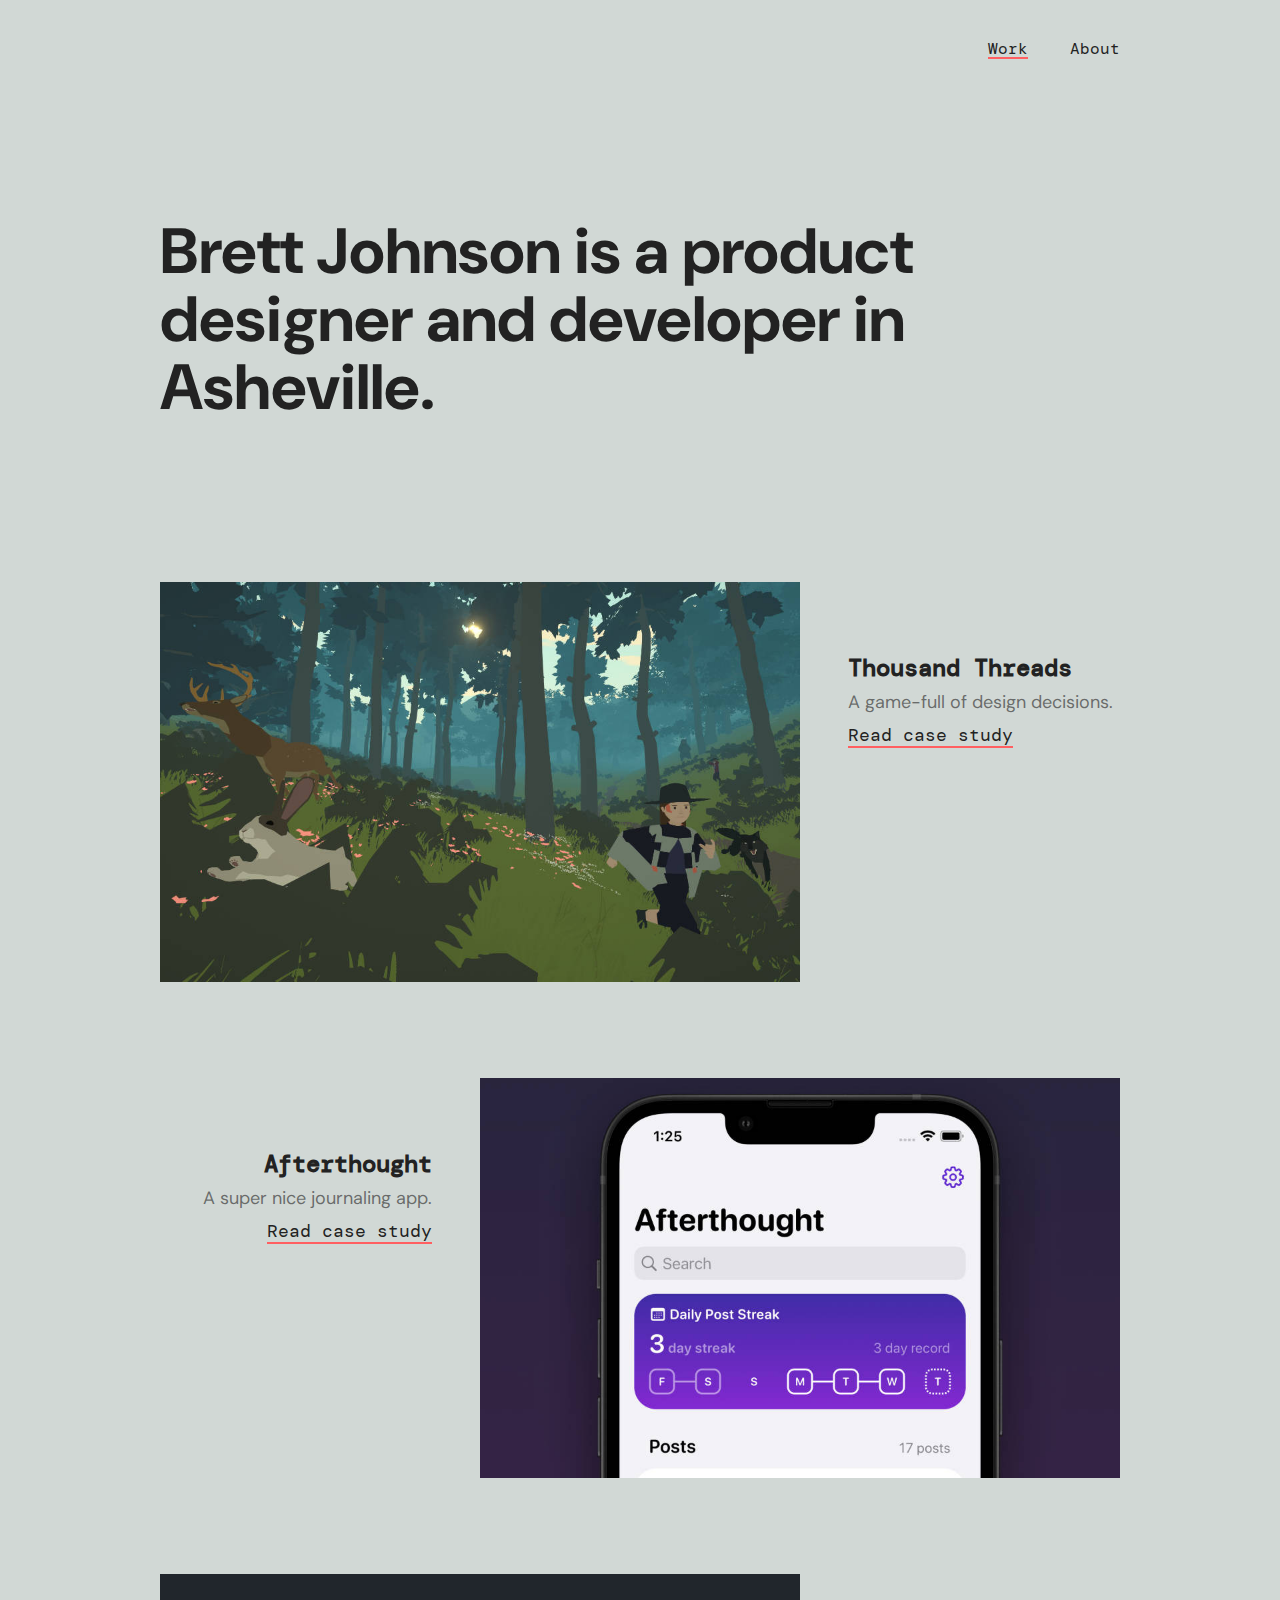
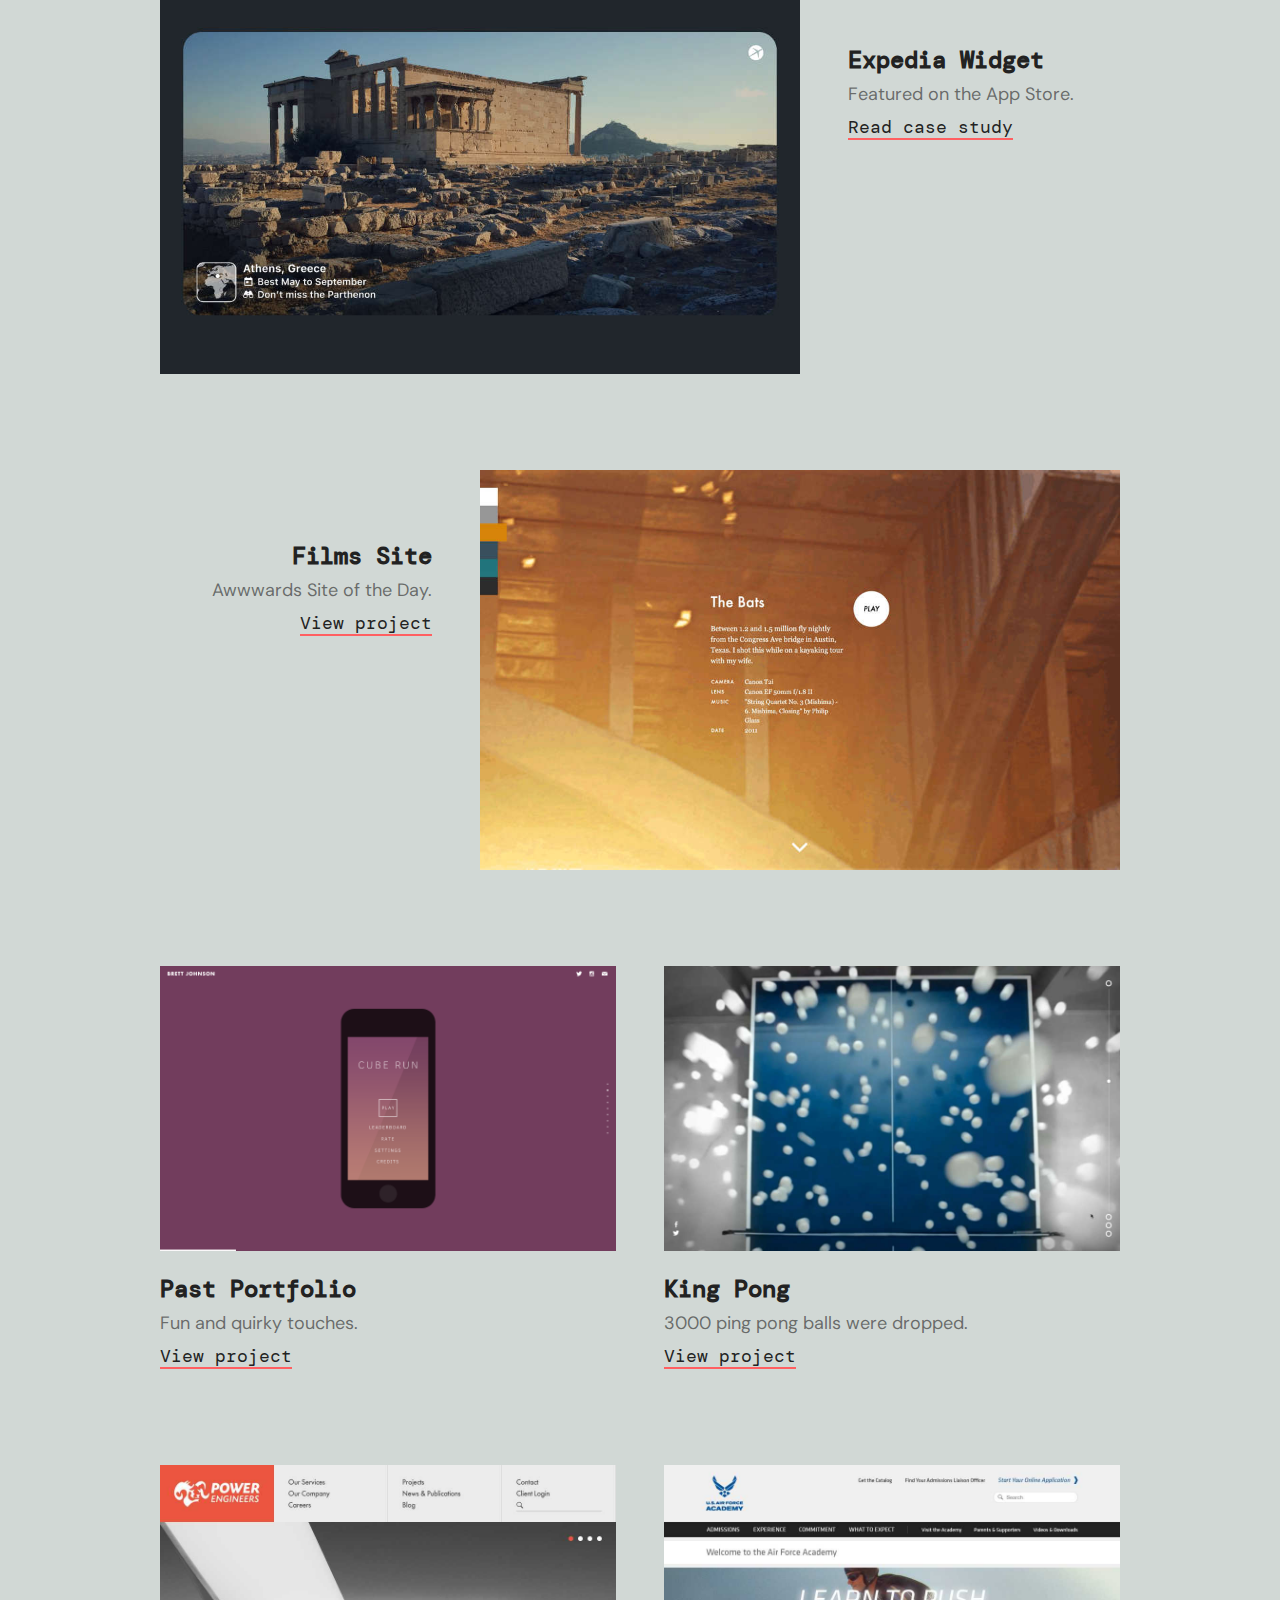
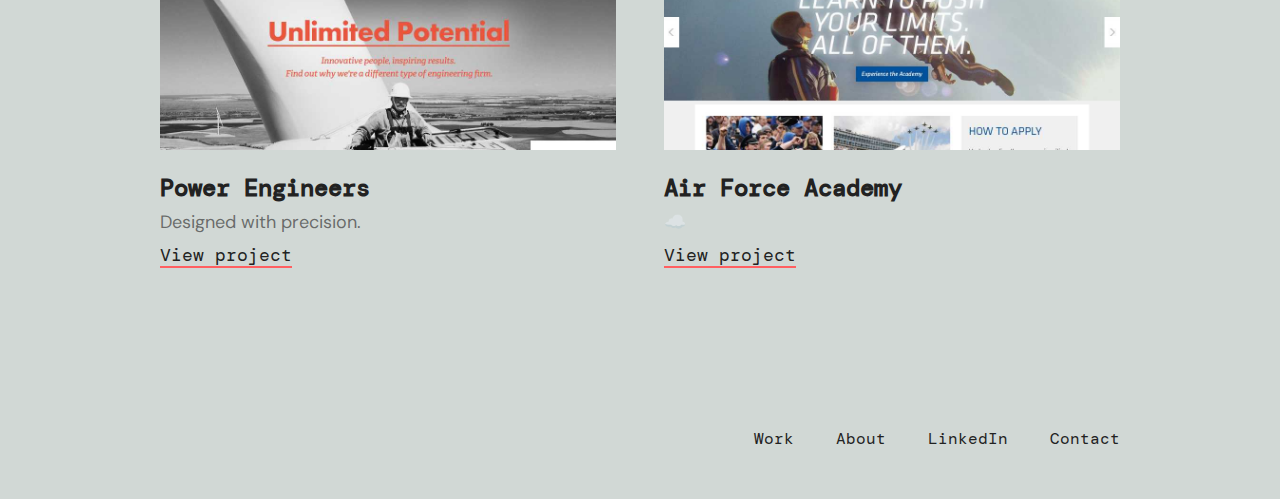
<file: index.html>
<!doctype html>
<html lang="en">

<head>
  <meta charset="utf-8">
  <title>Brett Johnson - Product Designer</title>
  <meta name="description" content="A product designer and developer.">
  <meta name="viewport" content="width=device-width, initial-scale=1">
  <link rel="icon" type="image/png" href="/favicon.png">

  <link rel="preconnect" href="https://fonts.gstatic.com">
  <link href="https://fonts.googleapis.com/css2?family=DM+Mono:wght@400;500&family=DM+Sans:ital,wght@0,400;0,700;1,400;1,700&display=swap" rel="stylesheet">
  <link rel="stylesheet" href="/css/normalize.css">
  <link rel="stylesheet" href="/css/main.css">
</head>

<body class="home">

  <!-- Nav bar -->
  <div class="header-bar">
    <div class="section-content">
      <div class="row">
        <div class="large-6 large-align-self-center logo">
          <a href="/">Brett Johnson</a>
        </div>
        <nav class="large-6 large-align-self-center main-nav">
          <ul>
            <li><a class="selected" href="/">Work</a></li>
            <li><a href="/about">About</a></li>
          </ul>
        </nav>
      </div>
    </div>
  </div>

  <!-- Intro -->
  <header class="section-container main-header">
    <div class="section-content">
      <div class="row">
        <div class="large-10 small-12">
          <h1 class="home-page-heading">Brett Johnson is a product designer and developer in Asheville.</h1>
          <!-- <p class="section-description">&#128075; Currently looking for new opportunities.</p> -->
        </div>
      </div>
    </div>
  </header>

  <!-- Work cards -->
  <section class="work-card-section">
    <div class="section-content">
      
      <!-- Thousand Threads card -->
      <div class="work-card-container">
        <div class="work-card">
          <div class="row">

            <div class="large-8 small-12">
              <a class="work-card-overlay-link" href="/thousand-threads/"></a>
              <div class="work-card-image thousand-threads">
                <img  src="img/thousand-threads-thumb.jpg" alt="Thousand Threads">
              </div>
            </div>

            <div class="large-4 large-vertical-offset-2 small-12 small-vertical-offset-0">
              <div class="work-card-label large-indent-2 small-indent-0">
                <h2 class="work-card-heading">Thousand Threads</h2>
                <p class="work-card-description">A game-full of design decisions.</p>
                <a class="work-card-link" href="/thousand-threads/">Read case study</a>
              </div>
            </div>

          </div>
        </div>
      </div>

      <!-- Afterthought -->
      <div class="work-card-container">
        <div class="work-card">
          <div class="row">

            <div class="large-8 large-order-1 small-12 small-order-0">
              <a class="work-card-overlay-link" href="/afterthought/"></a>
              <div class="work-card-image afterthought">
                <img  src="img/afterthought-thumb.jpg" alt="Afterthought">
              </div>
            </div>

            <div class="large-4 large-vertical-offset-2 small-12 small-vertical-offset-0">
              <div class="work-card-label large-indent-right-2 large-align-text-right small-indent-right-0 small-align-text-left">
                <h2 class="work-card-heading">Afterthought</h2>
                <p class="work-card-description">A super nice journaling app.</p>
                <a class="work-card-link" href="/afterthought/">Read case study</a>
              </div>
            </div>

          </div>
        </div>
      </div>

      <!-- Expedia Widget -->
      <div class="work-card-container">
        <div class="work-card">
          <div class="row">

            <div class="large-8 small-12">
              <a class="work-card-overlay-link" href="/expedia-widget/"></a>
              <div class="work-card-image expedia-widget">
                <img  src="img/expedia-widget-thumb.jpg" alt="Expedia Widget">
              </div>
            </div>

            <div class="large-4 large-vertical-offset-2 small-12 small-vertical-offset-0">
              <div class="work-card-label large-indent-2 small-indent-0">
                <h2 class="work-card-heading">Expedia Widget</h2>
                <p class="work-card-description">Featured on the App Store.</p>
                <a class="work-card-link" href="/expedia-widget/">Read case study</a>
              </div>
            </div>

          </div>
        </div>
      </div>

      <!-- Films by -->
      <div class="work-card-container">
        <div class="work-card">
          <div class="row">

            <div class="large-8 large-order-1 small-12 small-order-0">
              <a class="work-card-overlay-link" href="/films-by/"></a>
              <div class="work-card-image films-by">
                <img  src="img/films-by-thumb.jpg" alt="Films by Brett Johnson">
              </div>
            </div>

            <div class="large-4 large-vertical-offset-2 small-12 small-vertical-offset-0">
              <div class="work-card-label large-indent-right-2 large-align-text-right small-indent-right-0 small-align-text-left">
                <h2 class="work-card-heading">Films Site</h2>
                <p class="work-card-description">Awwwards Site of the Day.</p>
                <a class="work-card-link" href="/films-by/">View project</a>
              </div>
            </div>

          </div>
        </div>
      </div>

      <div class="row">
        <!-- Design by card -->
        <div class="work-card-container large-6 large-indent-right-1 small-12 small-indent-right-0">
          <div class="work-card">
            <a class="work-card-overlay-link" href="/design-by/"></a>
            <div class="work-card-image design-by">
              <img src="img/design-by-thumb.png" alt="Design by Brett Johnson">
            </div>
            <div class="work-card-label">
              <h2 class="work-card-heading">Past Portfolio</h2>
              <p class="work-card-description">Fun and quirky touches.</p>
              <a class="work-card-link" href="/design-by/">View project</a>
            </div>
          </div>
        </div>
        <!-- King Pong card -->
        <div class="work-card-container large-6 large-indent-1 small-12 small-indent-0">
          <div class="work-card">
            <a class="work-card-overlay-link" href="/king-pong/"></a>
            <div class="work-card-image king-pong">
              <img src="img/king-pong-thumb.jpg" alt="King Pong">
            </div>
            <div class="work-card-label">
              <h2 class="work-card-heading">King Pong</h2>
              <p class="work-card-description">3000 ping pong balls were dropped.</p>
              <a class="work-card-link" href="/king-pong/">View project</a>
            </div>
          </div>
        </div>
      </div>

      <div class="row">
        <!-- Power Eng card -->
        <div class="work-card-container large-6 large-indent-right-1 small-12 small-indent-right-0">
          <div class="work-card">
            <a class="work-card-overlay-link" href="/power-eng/"></a>
            <div class="work-card-image power-eng">
              <img src="img/power-eng-thumb.jpg" alt="Power Engineers">
            </div>
            <div class="work-card-label">
              <h2 class="work-card-heading">Power Engineers</h2>
              <p class="work-card-description">Designed with precision.</p>
              <a class="work-card-link" href="/power-eng/">View project</a>
            </div>
          </div>
        </div>
        <!-- Air Force Academy card -->
        <div class="work-card-container large-6 large-indent-1 small-12 small-indent-0">
          <div class="work-card">
            <a class="work-card-overlay-link" href="/air-force-academy/"></a>
            <div class="work-card-image air-force-academy">
              <img src="img/air-force-academy-thumb.jpg" alt="Air Force Academy">
            </div>
            <div class="work-card-label">
              <h2 class="work-card-heading">Air Force Academy</h2>
              <p class="work-card-description">&#9729;&#65039;</p>
              <a class="work-card-link" href="/air-force-academy/">View project</a>
            </div>
          </div>
        </div>
      </div>

    </div>
  </section>

  <!-- Footer -->
  <footer class="main-footer">
    <div class="section-content">
      <div class="row">
        <nav class="large-12 large-align-self-center main-nav">
          <ul>
            <li><a href="/">Work</a></li>
            <li><a href="/about">About</a></li>
            <li><a href="https://www.linkedin.com/in/bybrettjohnson/">LinkedIn</a></li>
            <li><a href="mailto:brett@bybrettjohnson.com">Contact</a></li>
          </ul>
        </nav>
      </div>
    </div>
  </footer>

  <script>
    window.ga = function () { ga.q.push(arguments) }; ga.q = []; ga.l = +new Date;
    ga('create', 'UA-18026229-6', 'auto'); ga('set', 'anonymizeIp', true); ga('set', 'transport', 'beacon'); ga('send', 'pageview')
  </script>
  <script src="https://www.google-analytics.com/analytics.js" async></script>

</body>

</html>
</file>
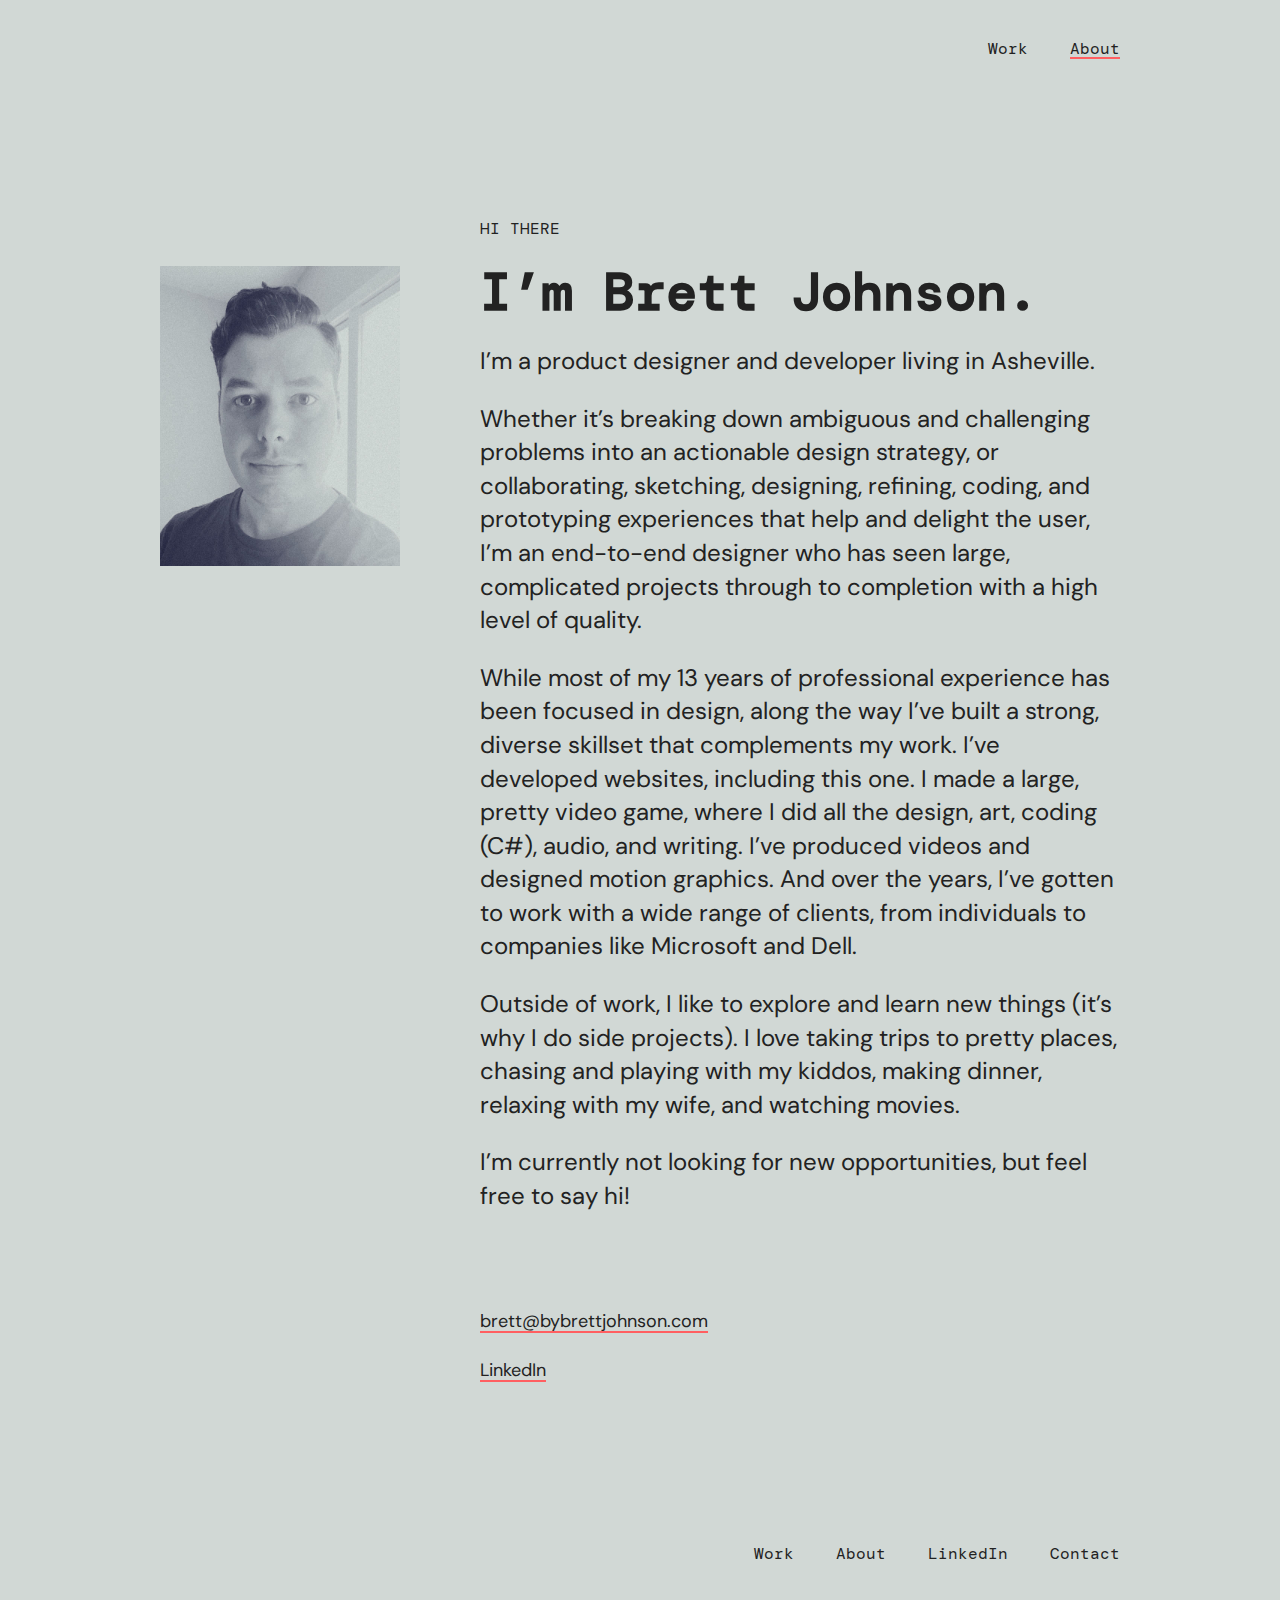
<file: about/index.html>
<!doctype html>
<html lang="en">

<head>
  <meta charset="utf-8">
  <title>About - Brett Johnson</title>
  <meta name="description" content="A product designer and developer.">
  <meta name="viewport" content="width=device-width, initial-scale=1">
  <link rel="icon" type="image/png" href="/favicon.png">

  <link rel="preconnect" href="https://fonts.gstatic.com">
  <link href="https://fonts.googleapis.com/css2?family=DM+Mono:wght@400;500&family=DM+Sans:ital,wght@0,400;0,700;1,400;1,700&display=swap" rel="stylesheet">
  <link rel="stylesheet" href="/css/normalize.css">
  <link rel="stylesheet" href="/css/main.css">
</head>

<!-- Nav bar -->
<body class="about">

  <!-- Nav bar -->
  <div class="header-bar">
    <div class="section-content">
      <div class="row">
        <div class="large-6 large-align-self-center logo">
          <a href="/">Brett Johnson</a>
        </div>
        <nav class="large-6 large-align-self-center main-nav">
          <ul>
            <li><a href="/">Work</a></li>
            <li><a class="selected" href="/about">About</a></li>
          </ul>
        </nav>
      </div>
    </div>
  </div>

  <!-- Films by -->
  <section class="section-container">
    <div class="section-content">

      <!-- Header -->
      <div class="row">

        <div class="large-3 large-vertical-offset-2 small-6 small-offset-0 small-vertical-offset-0">
          <img src="img/photo.jpg" alt="King Pong - Phone">
        </div>

        <div class="large-8 large-offset-1 small-12 small-offset-0 small-vertical-offset-2">
          <div class="section-super-heading">Hi there</div>
          <h1 class="page-heading">I&rsquo;m Brett Johnson.</h1>
          <p class="section-description">I’m a product designer and developer living in Asheville.</p>
          <p class="section-description">Whether it’s breaking down ambiguous and challenging problems into an actionable design strategy, or collaborating, sketching, designing, refining, coding, and prototyping experiences that help and delight the user, I’m an end-to-end designer who has seen large, complicated projects through to completion with a high level of quality.</p>
          <p class="section-description">While most of my 13 years of professional experience has been focused in design, along the way I’ve built a strong, diverse skillset that complements my work. I’ve developed websites, including this one. I made a large, pretty video game, where I did all the design, art, coding (C#), audio, and writing. I’ve produced videos and designed motion graphics. And over the years, I’ve gotten to work with a wide range of clients, from individuals to companies like Microsoft and Dell.</p>
          <p class="section-description">Outside of work, I like to explore and learn new things (it’s why I do side projects). I love taking trips to pretty places, chasing and playing with my kiddos, making dinner, relaxing with my wife, and watching movies.</p>
          <p class="section-description">I’m currently not looking for new opportunities, but feel free to say hi!</p>
          <p class="large-vertical-offset-4"><a href="mailto:brett@bybrettjohnson.com">brett@bybrettjohnson.com</a></p>
          <!-- <p class="large-vertical-offset-1"><a href="/resume/Brett-Johnson-Resume.pdf">Resume</a></p> -->
          <p class="large-vertical-offset-1"><a href="https://www.linkedin.com/in/bybrettjohnson/">LinkedIn</a></p>
        </div>

      </div>



    </div>
  </section>
  
  <!-- Footer -->
  <footer class="main-footer section-container">
    <div class="section-content">
      <!-- <div>
        <p><a href="https://bybrettjohnson.com">Other things I've made</a></p>
      </div> -->
      <div class="row">
        <nav class="large-12 large-align-self-center main-nav">
          <ul>
            <li><a href="/">Work</a></li>
            <li><a href="/about">About</a></li>
            <li><a href="https://www.linkedin.com/in/bybrettjohnson/">LinkedIn</a></li>
            <li><a href="mailto:brett@bybrettjohnson.com">Contact</a></li>
          </ul>
        </nav>
      </div>
    </div>
  </footer>

  <script>
    window.ga = function () { ga.q.push(arguments) }; ga.q = []; ga.l = +new Date;
    ga('create', 'UA-18026229-6', 'auto'); ga('set', 'anonymizeIp', true); ga('set', 'transport', 'beacon'); ga('send', 'pageview')
  </script>
  <script src="https://www.google-analytics.com/analytics.js" async></script>
  
</body>

</html>
</file>
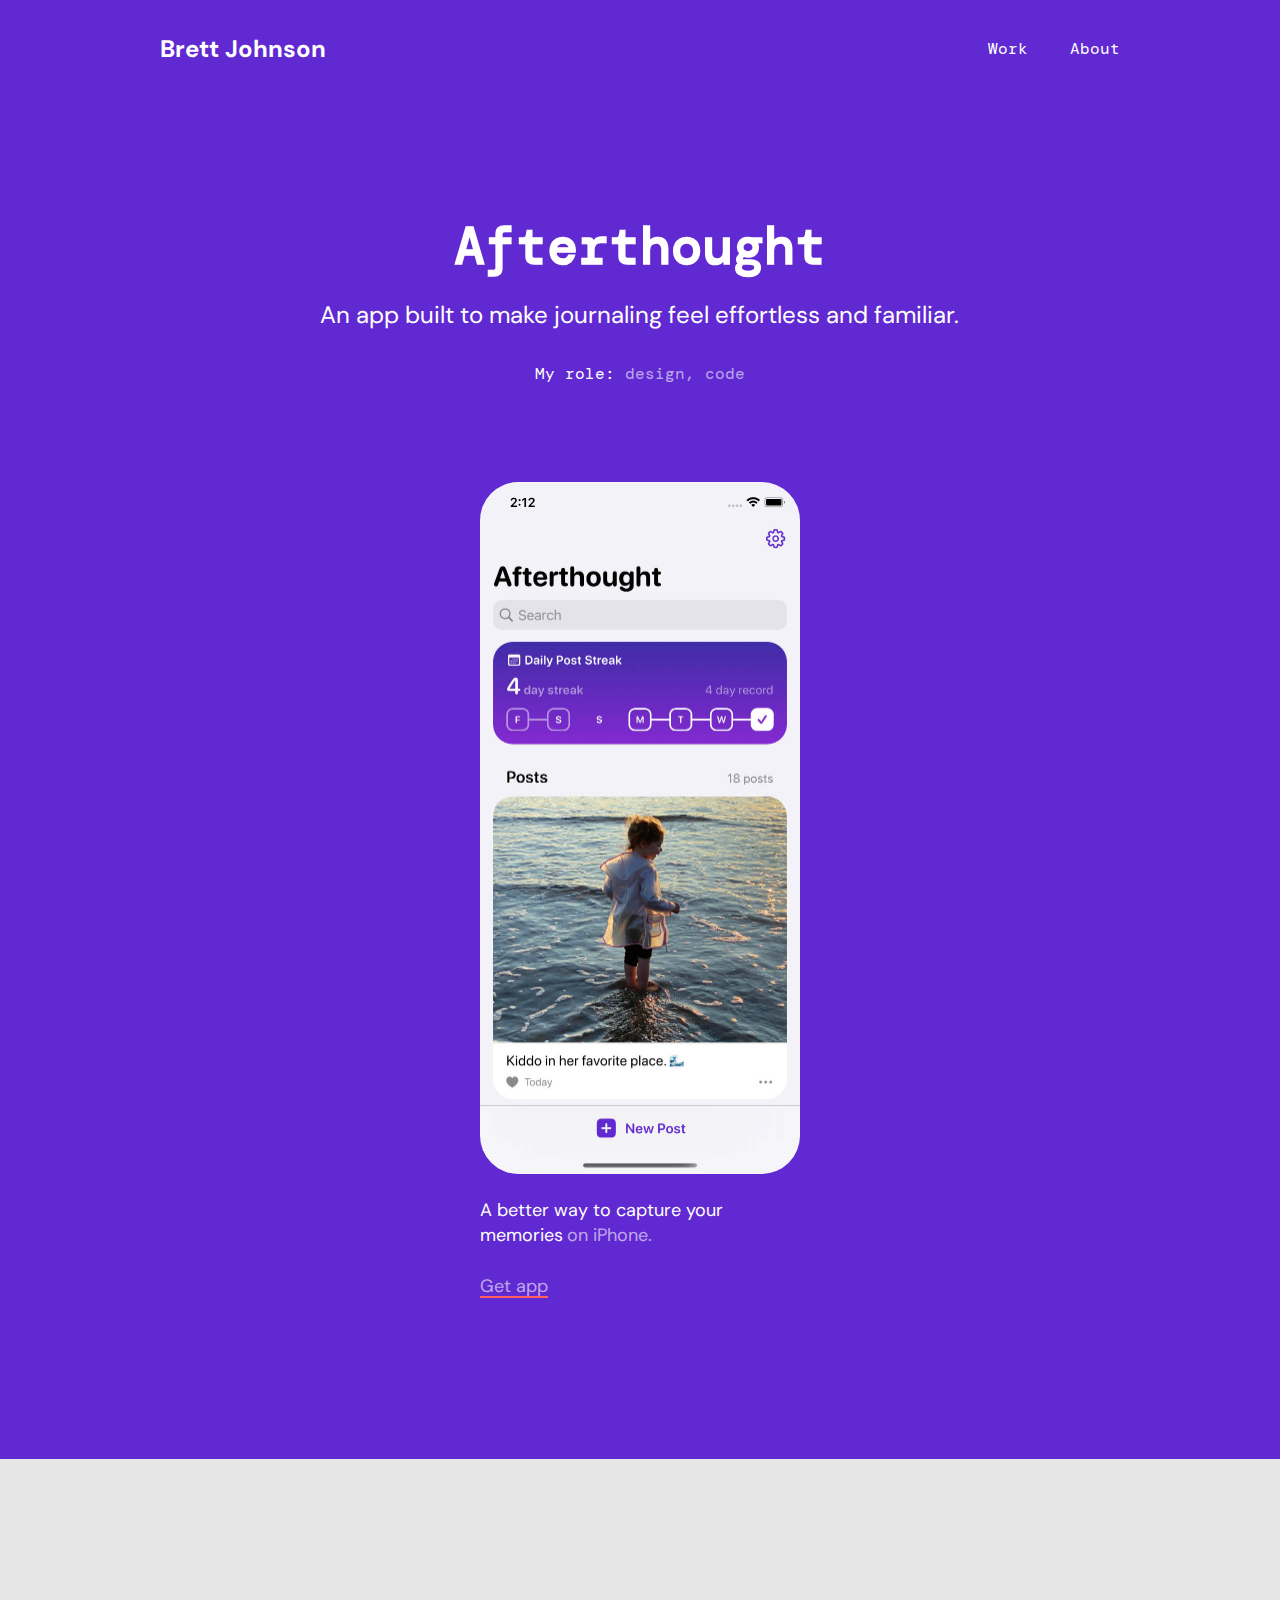
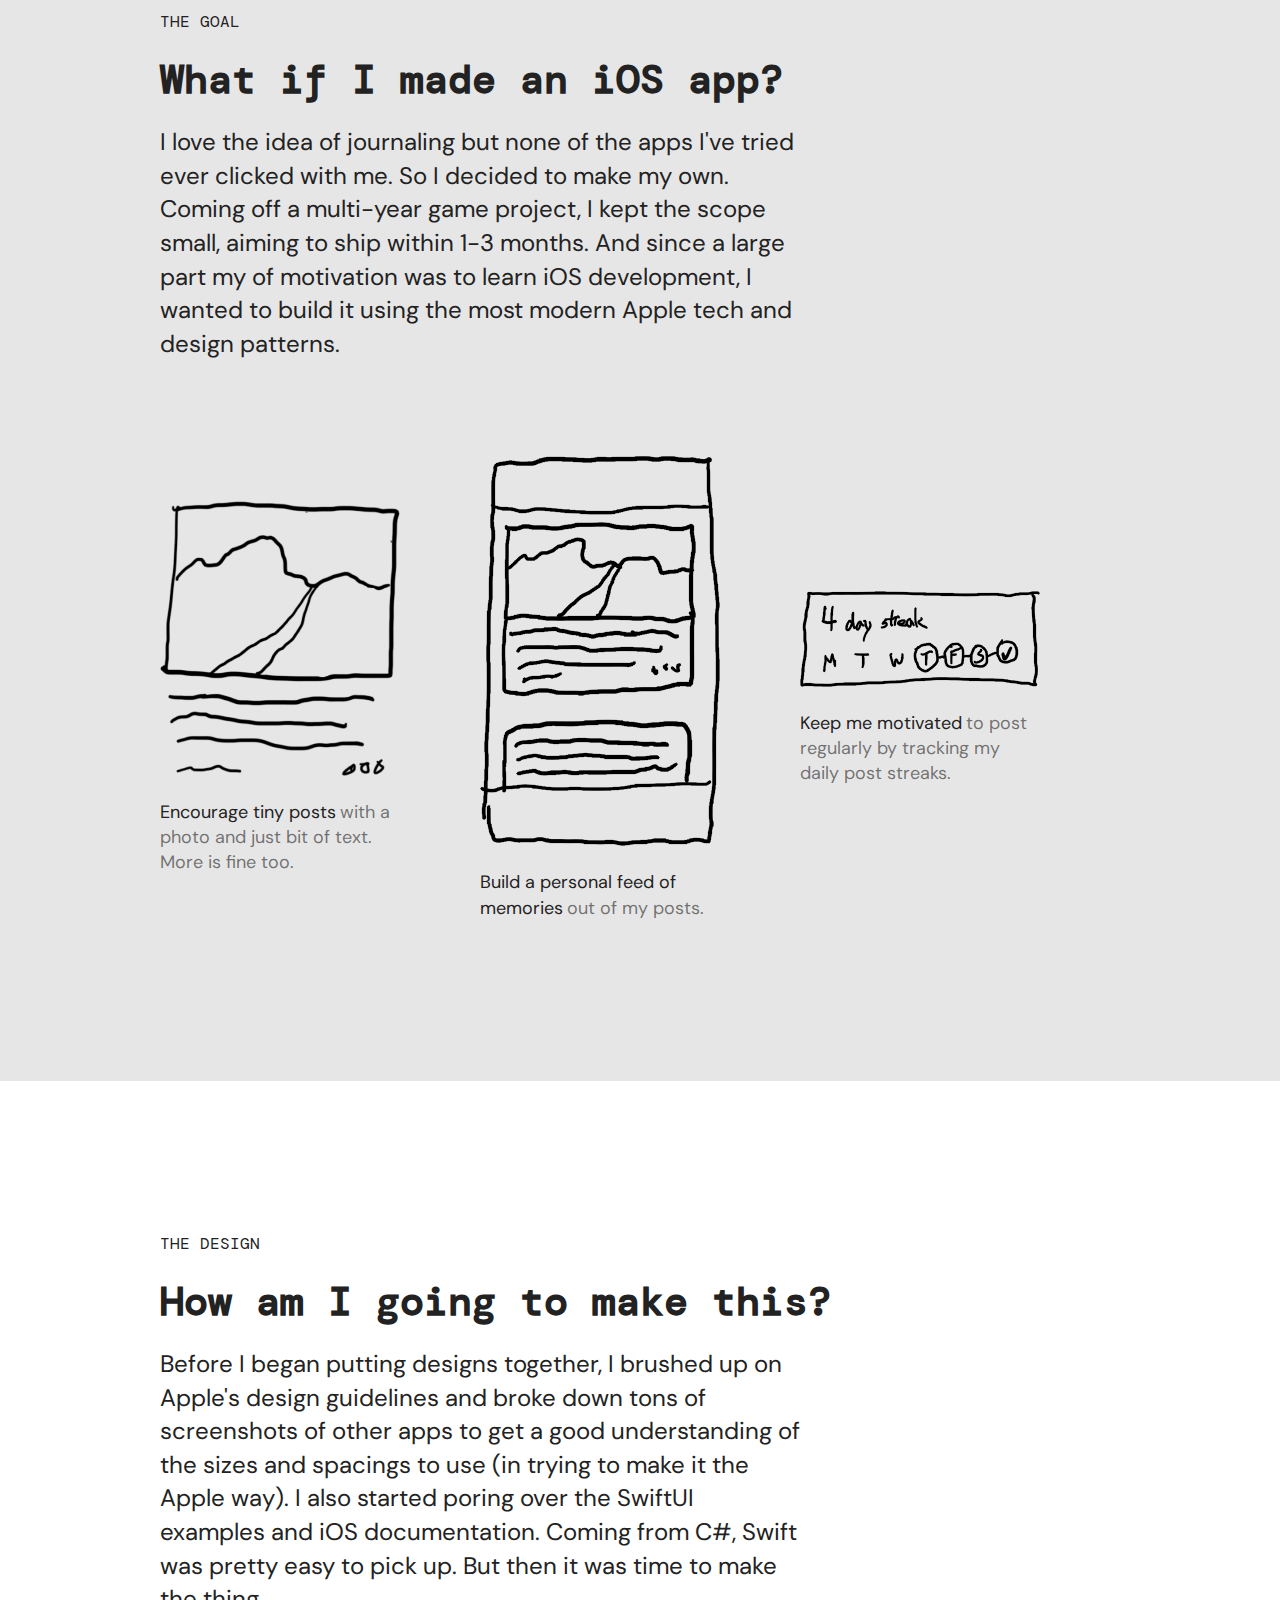
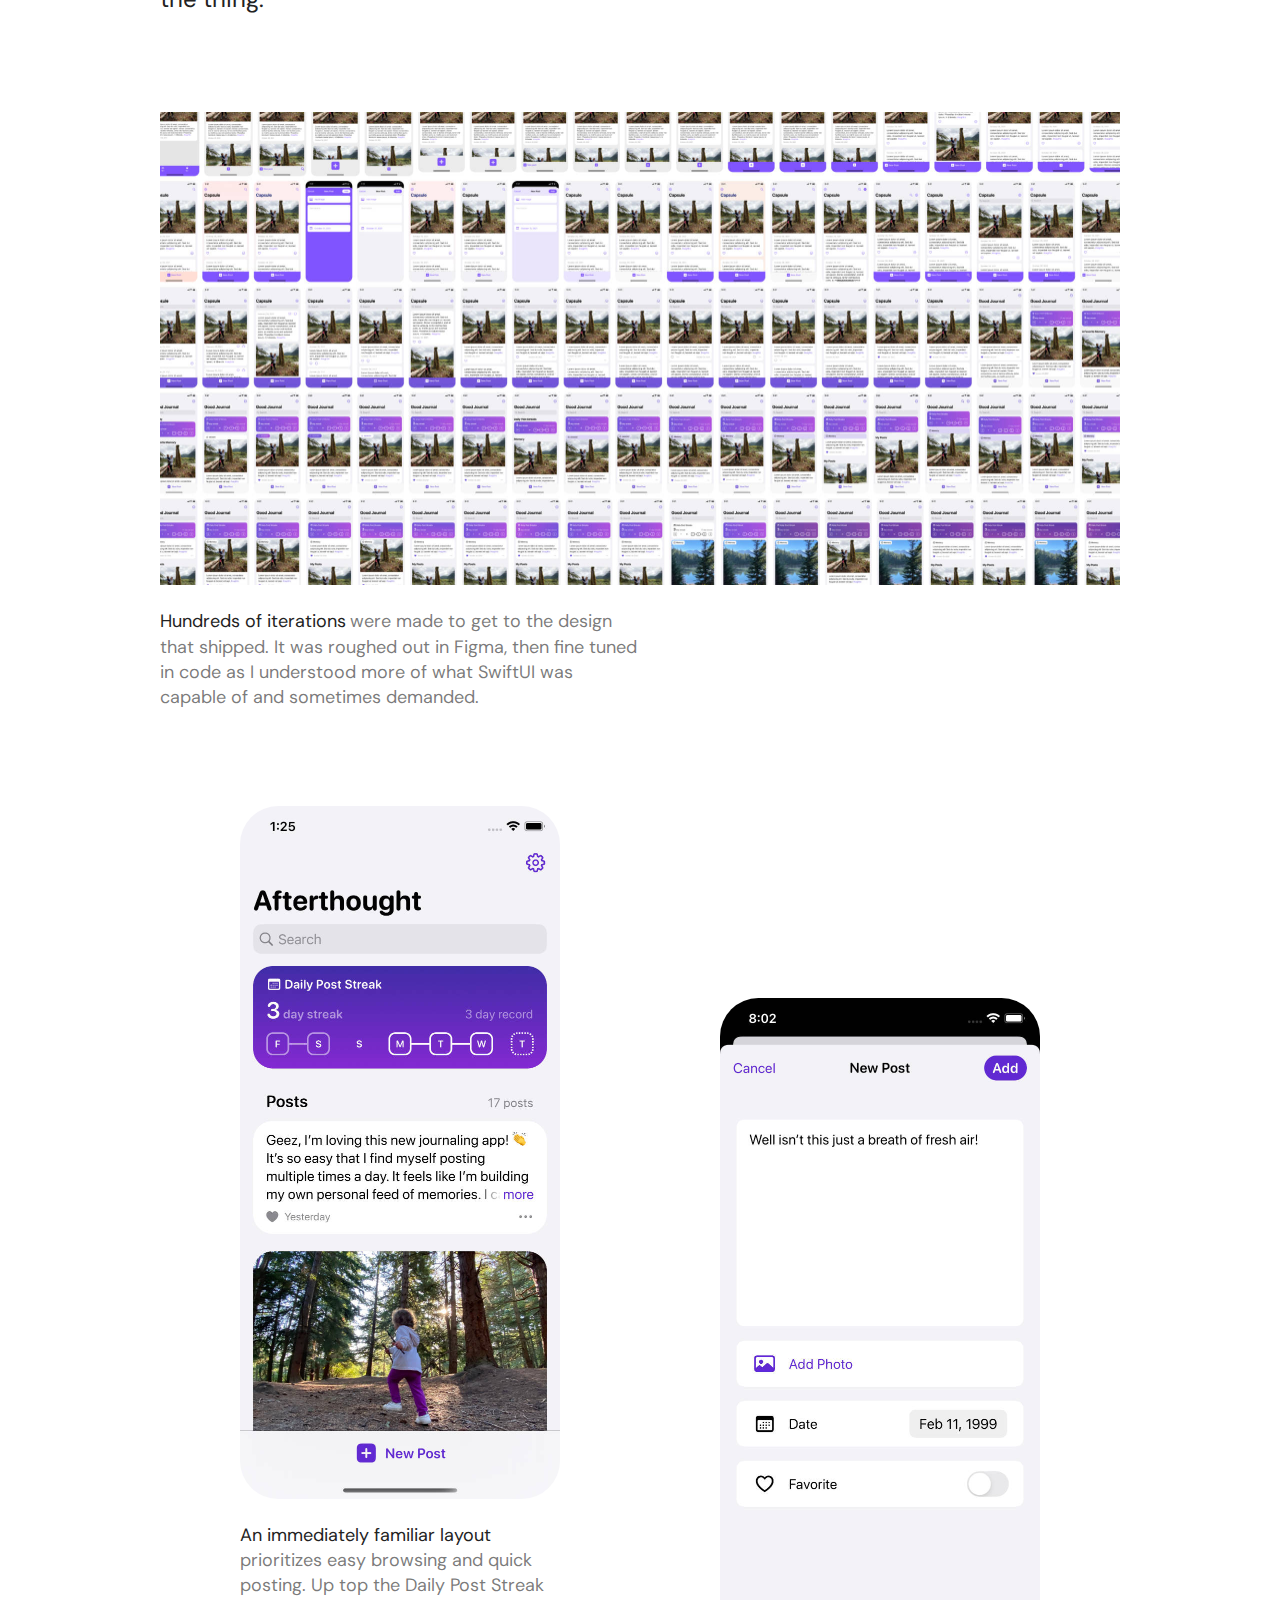
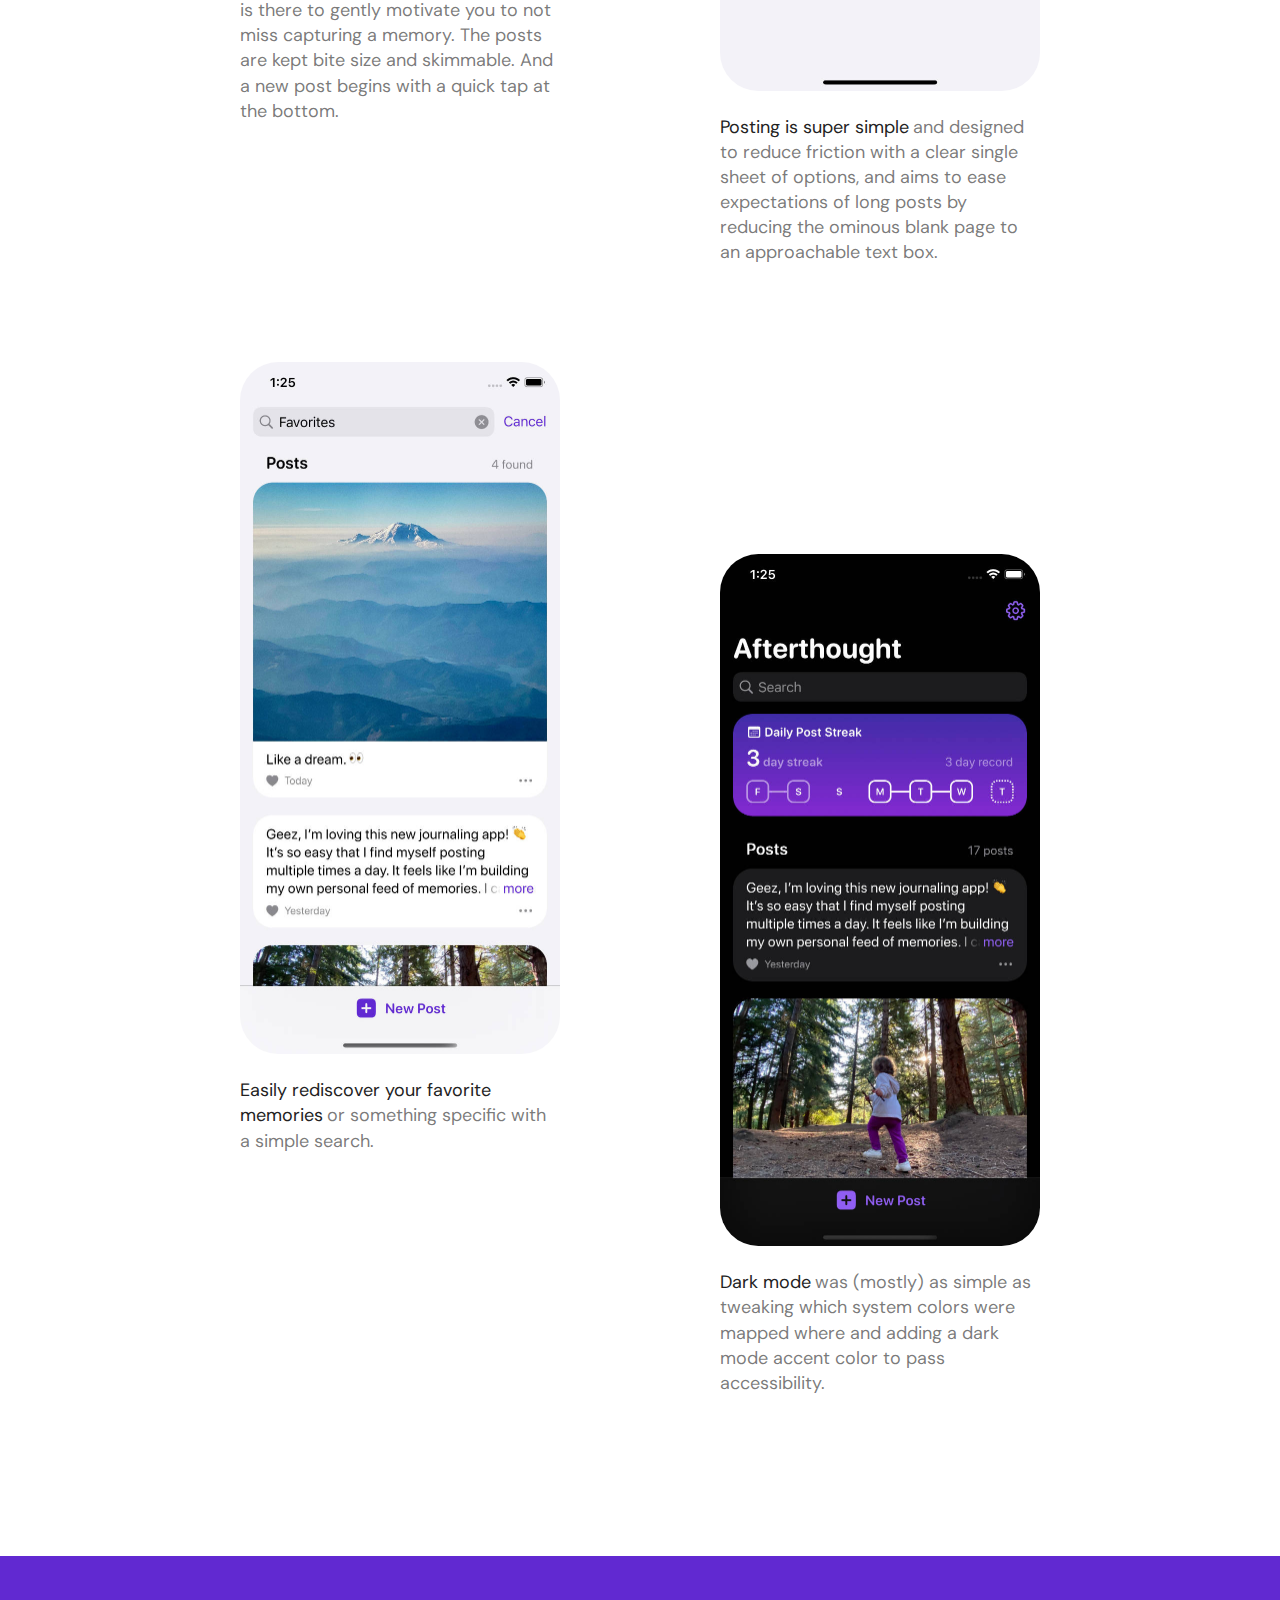
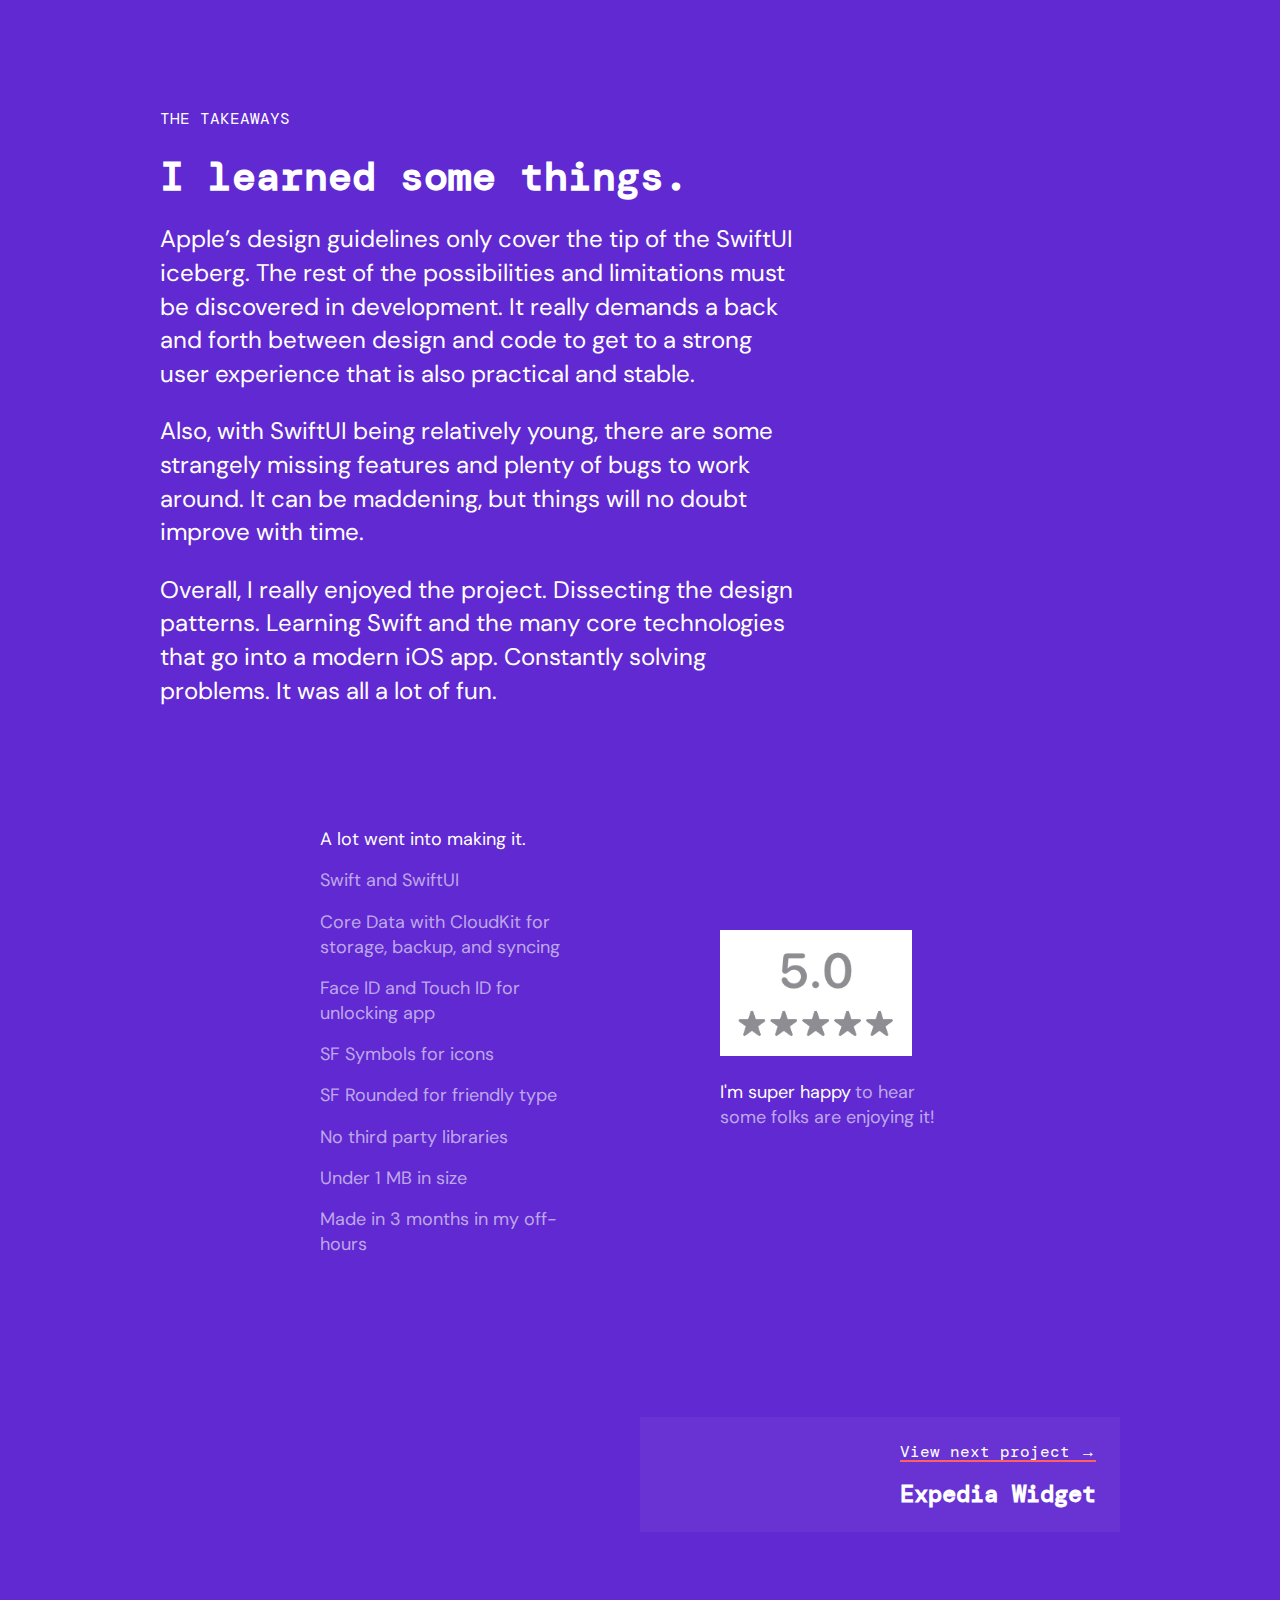
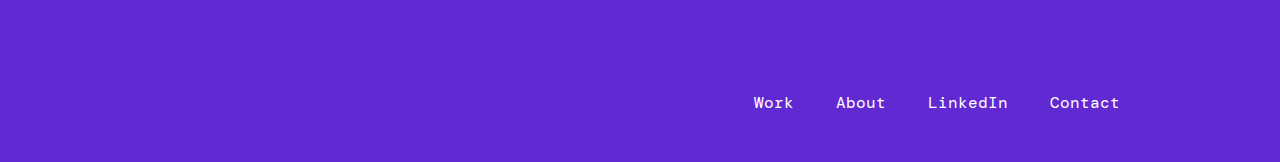
<file: afterthought/index.html>
<!doctype html>
<html lang="en">

<head>
  <meta charset="utf-8">
  <title>Afterthought - Brett Johnson</title>
  <meta name="description" content="A product designer and developer.">
  <meta name="viewport" content="width=device-width, initial-scale=1">
  <link rel="icon" type="image/png" href="/favicon.png">

  <link rel="preconnect" href="https://fonts.gstatic.com">
  <link href="https://fonts.googleapis.com/css2?family=DM+Mono:wght@400;500&family=DM+Sans:ital,wght@0,400;0,700;1,400;1,700&display=swap" rel="stylesheet">
  <link rel="stylesheet" href="/css/normalize.css">
  <link rel="stylesheet" href="/css/main.css">
</head>

<body class="afterthought">

  <!-- Nav bar -->
  <div class="header-bar">
    <div class="section-content">
      <div class="row">
        <div class="large-6 large-align-self-center logo">
          <a href="/">Brett Johnson</a>
        </div>
        <nav class="large-6 large-align-self-center main-nav">
          <ul>
            <li><a href="/">Work</a></li>
            <li><a href="/about">About</a></li>
          </ul>
        </nav>
      </div>
    </div>
  </div>

  <!-- Afterthought -->
  <section class="section-container">
    <div class="section-content">

      <!-- Header -->
      <div class="section-content-header">
        <div class="row">
          <div class="large-12 small-12">
            <h1 class="page-heading">Afterthought</h1>
          </div>
        </div>
        <div class="row">
          <div class="large-8 large-offset-2 small-12 small-offset-0">
            <p class="section-description">An app built to make journaling feel effortless and familiar.</p>
            <p class="project-info"><span class="project-info-heading">My role:</span> design, code</p>
          </div>
        </div>
      </div>

      <!-- Main -->
      <div class="row">
        <div class="large-4 large-offset-4 small-12 small-offset-0 large-vertical-offset-4">
          <img class="afterthought-phone" src="img/afterthought-streaks.jpg" alt="Afterthought">
          <div class="caption">
            <h3 class="caption-heading">A better way to capture your memories</h3>
            <p>on iPhone. <br><br><a class="large-vertical-offset-1" href="https://apps.apple.com/us/app/afterthought-journal/id1601323215" target="_blank" rel="noopener">Get app</a></p>
          </div>
        </div>
      </div>

    </div>
  </section>

  <!-- Goal -->
  <section class="section-container bg-light">
    <div class="section-content">

      <div class="row">
        <div class="large-12 small-12">
          <h2 class="section-super-heading">The Goal</h2>
          <div class="section-heading">What if I made an iOS app?</div>
        </div>
      </div>
      <div class="row">
        <div class="large-8 small-12">
          <p class="section-description">I love the idea of journaling but none of the apps I've tried ever clicked with me. So I decided to make my own. Coming off a multi-year game project, I kept the scope small, aiming to ship within 1-3 months. And since a large part my of motivation was to learn iOS development, I wanted to build it using the most modern Apple tech and design patterns.</p>
        </div>
      </div>

      <div class="row large-vertical-offset-4">
        <div class="large-3 large-align-self-center small-12">
          <img src="img/afterthought-wire-post.png" alt="Afterthought - Post Wireframe">
          <div class="caption">
            <h3 class="caption-heading">Encourage tiny posts</h3>
            <p>with a photo and just bit of text. More is fine too.</p>
          </div>
        </div>

        <div class="large-3 large-offset-1 large-align-self-center small-12 small-offset-0 small-vertical-offset-4">
          <img src="img/afterthought-wire-list.png" alt="Afterthought - List Wireframe">
          <div class="caption">
            <h3 class="caption-heading">Build a personal feed of memories</h3>
            <p>out of my posts.</p>
          </div>
        </div>

        <div class="large-3 large-offset-1 large-align-self-center small-12 small-offset-0 small-vertical-offset-4">
          <img src="img/afterthought-wire-streaks.png" alt="Afterthought - Streaks Wireframe">
          <div class="caption">
            <h3 class="caption-heading">Keep me motivated</h3>
            <p>to post regularly by tracking my daily post streaks.</p>
          </div>
        </div>
      </div>

    </div>
  </section>

  <!-- Work -->
  <section class="section-container bg-white">
    <div class="section-content">

      <div class="row">
        <div class="large-12 small-12">
          <h2 class="section-super-heading">The Design</h2>
          <div class="section-heading">How am I going to make this?</div>
        </div>
      </div>
      <div class="row">
        <div class="large-8 small-12">
          <p class="section-description">Before I began putting designs together, I brushed up on Apple's design guidelines and broke down tons of screenshots of other apps to get a good understanding of the sizes and spacings to use (in trying to make it the Apple way). I also started poring over the SwiftUI examples and iOS documentation. Coming from C#, Swift was pretty easy to pick up. But then it was time to make the thing.</p>
        </div>
      </div>

      <!-- Iterations -->
      <div class="row large-vertical-offset-4">
        <div class="large-12 small-12">
          <img src="img/afterthought-iterations.jpg" alt="Afterthought - Design Iterations">
          <div class="caption">
            <h3 class="caption-heading">Hundreds of iterations</h3>
            <p>were made to get to the design that shipped. It was roughed out in Figma, then fine tuned in code as I understood more of what SwiftUI was capable of and sometimes demanded.</p>
          </div>
        </div>
      </div>

      <div class="row large-vertical-offset-4">
        <!-- Main view -->
        <div class="large-4 large-offset-1 small-12 small-offset-0">
          <img class="afterthought-phone" src="img/afterthought-intro.jpg" alt="Afterthought - Main View">
          <div class="caption">
            <h3 class="caption-heading">An immediately familiar layout</h3>
            <p>prioritizes easy browsing and quick posting. Up top the Daily Post Streak is there to gently motivate you to not miss capturing a memory. The posts are kept bite size and skimmable. And a new post begins with a quick tap at the bottom.</p>
          </div>
        </div>
        <!-- Edit view -->
        <div class="large-4 large-offset-2 large-vertical-offset-8 small-12 small-offset-0 small-vertical-offset-4">
          <img class="afterthought-phone" src="img/afterthought-edit.jpg" alt="Afterthought - Edit View">
          <div class="caption">
            <h3 class="caption-heading">Posting is super simple</h3>
            <p>and designed to reduce friction with a clear single sheet of options, and aims to ease expectations of long posts by reducing the ominous blank page to an approachable text box.</p>
          </div>
        </div>
      </div>

      <div class="row large-vertical-offset-4">
        <!-- Favorites -->
        <div class="large-4 large-offset-1 small-12 small-offset-0">
          <img class="afterthought-phone" src="img/afterthought-favorites.jpg" alt="Afterthought - Favorites">
          <div class="caption">
            <h3 class="caption-heading">Easily rediscover your favorite memories</h3>
            <p>or something specific with a simple search.</p>
          </div>
        </div>
        <!-- Dark mode -->
        <div class="large-4 large-offset-2 large-vertical-offset-8 small-12 small-offset-0 small-vertical-offset-4">
          <img class="afterthought-phone" src="img/afterthought-dark.jpg" alt="Afterthought - Dark Mode">
          <div class="caption">
            <h3 class="caption-heading">Dark mode</h3>
            <p>was (mostly) as simple as tweaking which system colors were mapped where and adding a dark mode accent color to pass accessibility.</p>
          </div>
        </div>
      </div>

    </div>
  </section>

  <!-- Takeaways -->
  <section class="section-container">
    <div class="section-content">

      <div class="row">
        <div class="large-12 small-12">
          <h2 class="section-super-heading">The Takeaways</h2>
          <div class="section-heading">I learned some things.</div>
        </div>
      </div>
      <div class="row">
        <div class="large-8 small-12">
          <p class="section-description">Apple’s design guidelines only cover the tip of the SwiftUI iceberg. The rest of the possibilities and limitations must be discovered in development. It really demands a back and forth between design and code to get to a strong user experience that is also practical and stable.</p>
          <p class="section-description">Also, with SwiftUI being relatively young, there are some strangely missing features and plenty of bugs to work around. It can be maddening, but things will no doubt improve with time.</p>
          <p class="section-description">Overall, I really enjoyed the project. Dissecting the design patterns. Learning Swift and the many core technologies that go into a modern iOS app. Constantly solving problems. It was all a lot of fun.</p>
        </div>
      </div>

      <div class="row large-vertical-offset-4">
        <div class="large-3 large-offset-2 small-12 small-offset-0">
          <div class="caption">
            <h3 class="caption-heading">A lot went into making it.</h3>
            <!-- <p>went in to making this app.</p> -->
            <ul>
              <li>Swift and SwiftUI</li>
              <li>Core Data with CloudKit for storage, backup, and syncing</li>
              <li>Face ID and Touch ID for unlocking app</li>
              <li>SF Symbols for icons</li>
              <li>SF Rounded for friendly type</li>
              <li>No third party libraries</li>
              <li>Under 1 MB in size</li>
              <li>Made in 3 months in my off-hours</li>
            </ul>
          </div>
        </div>

        <div class="large-3 large-align-self-center large-offset-2 small-12 small-offset-0 small-vertical-offset-4">
          <img class="large-indent-right-2" src="img/afterthought-rating.png" alt="Afterthought - 5 Star Rating">
          <div class="caption">
            <h3 class="caption-heading">I'm super happy</h3>
            <p>to hear some folks are enjoying it!</p>
          </div>
        </div>
      </div>

    </div>
  </section>

  <!-- Next project -->
  <section class="next-work-container">
    <div class="section-content">
      <div class="row">
        <div class="large-6 large-offset-6 small-12 small-offset-0">
          <div class="next-work-card">
            <a class="work-card-overlay-link" href="/expedia-widget/"></a>
            <div class="next-work-card-label">
              <a class="next-work-card-link" href="/expedia-widget/">View next project &rarr;</a>
              <div class="next-work-card-heading">Expedia Widget</div>
            </div>
          </div>
        </div>
      </div>
    </div>
  </section>
  
  <!-- Footer -->
  <footer class="main-footer section-container">
    <div class="section-content">
      <div class="row">
        <nav class="large-12 large-align-self-center small-12 main-nav">
          <ul>
            <li><a href="/">Work</a></li>
            <li><a href="/about">About</a></li>
            <li><a href="https://www.linkedin.com/in/bybrettjohnson/">LinkedIn</a></li>
            <li><a href="mailto:brett@bybrettjohnson.com">Contact</a></li>
          </ul>
        </nav>
      </div>
    </div>
  </footer>

  <script>
    window.ga = function () { ga.q.push(arguments) }; ga.q = []; ga.l = +new Date;
    ga('create', 'UA-18026229-6', 'auto'); ga('set', 'anonymizeIp', true); ga('set', 'transport', 'beacon'); ga('send', 'pageview')
  </script>
  <script src="https://www.google-analytics.com/analytics.js" async></script>
  
</body>

</html>
</file>
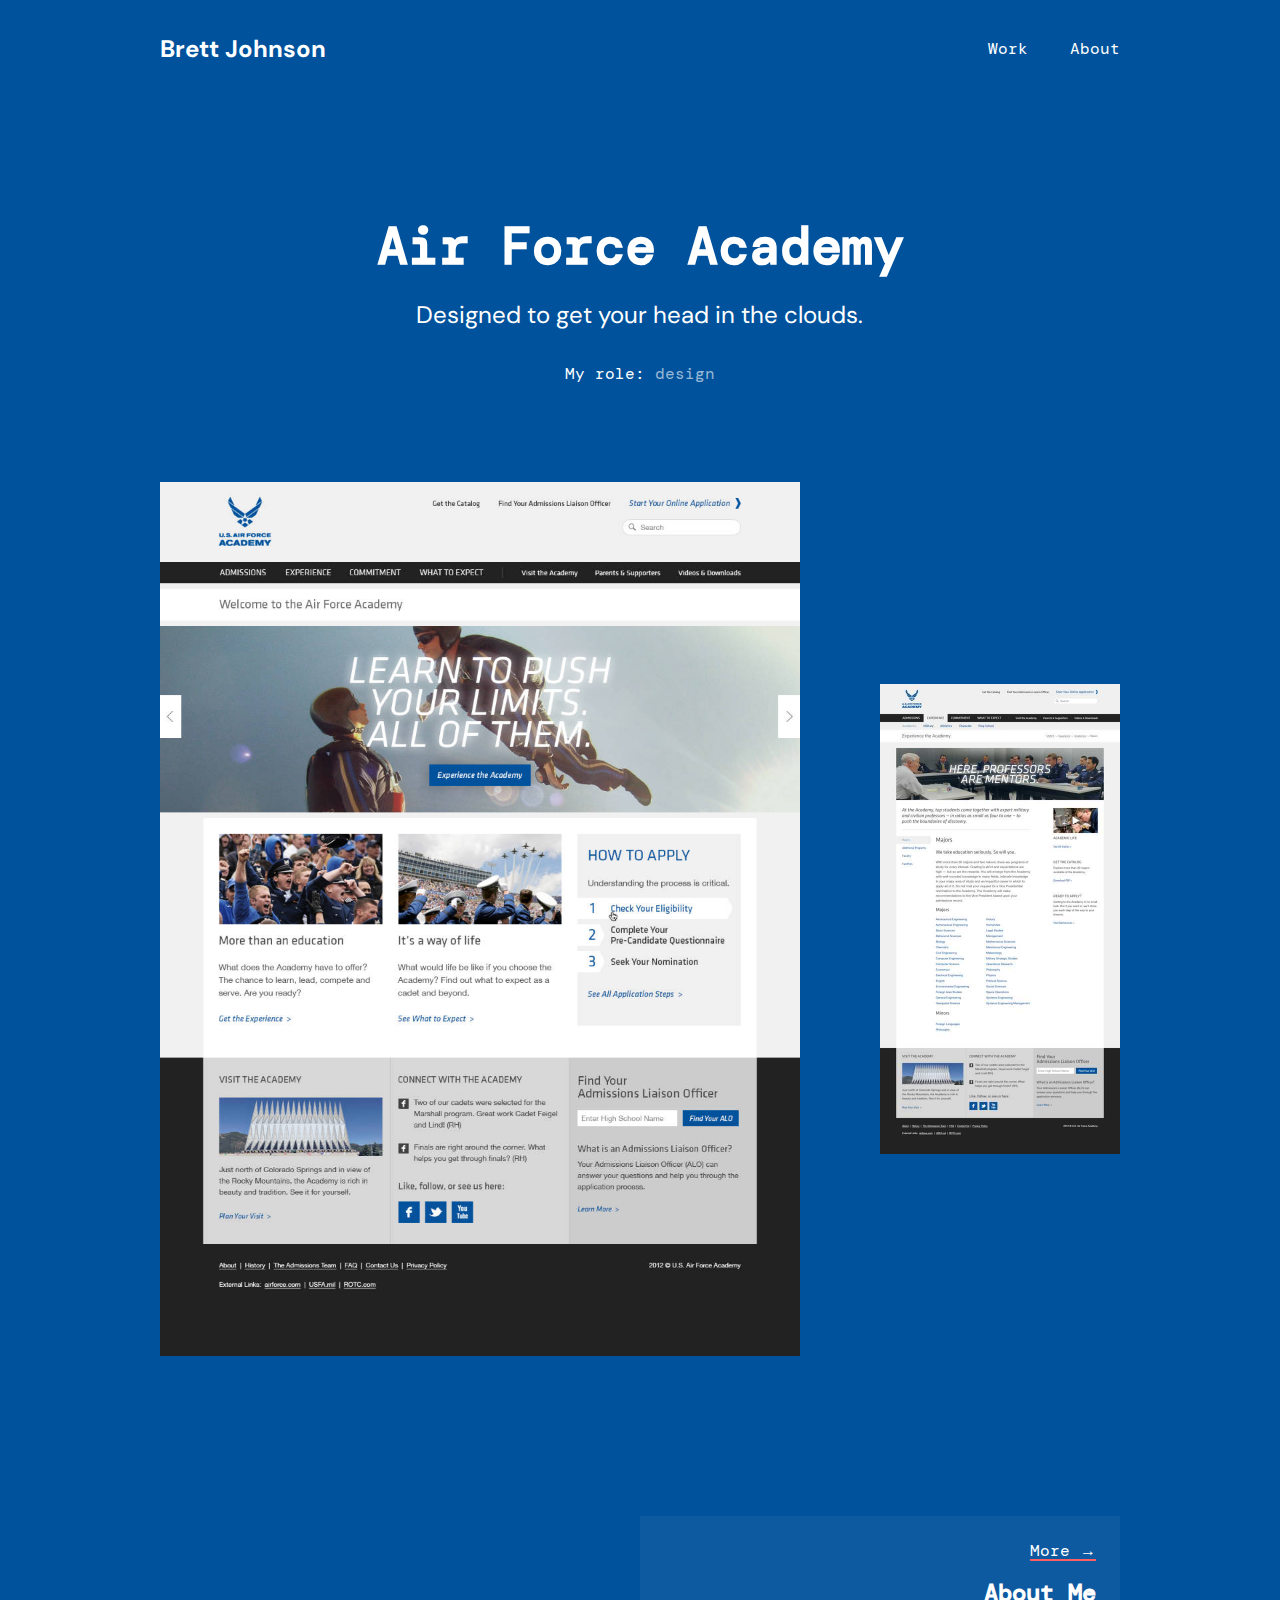
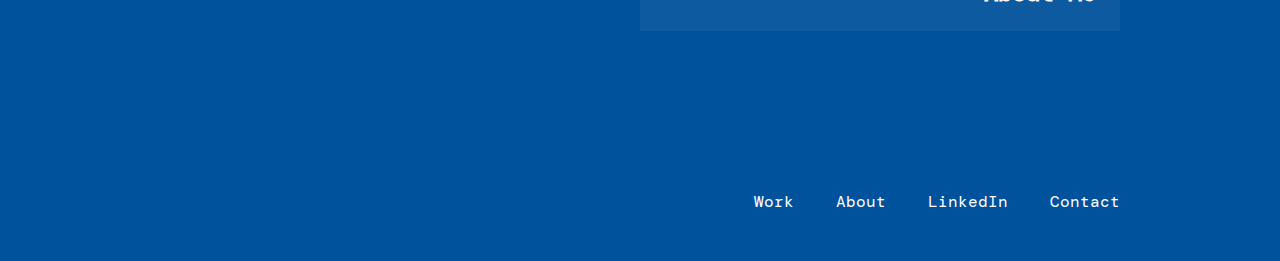
<file: air-force-academy/index.html>
<!doctype html>
<html lang="en">

<head>
  <meta charset="utf-8">
  <title>Air Force Academy - Brett Johnson</title>
  <meta name="description" content="A product designer and developer.">
  <meta name="viewport" content="width=device-width, initial-scale=1">
  <link rel="icon" type="image/png" href="/favicon.png">

  <link rel="preconnect" href="https://fonts.gstatic.com">
  <link href="https://fonts.googleapis.com/css2?family=DM+Mono:wght@400;500&family=DM+Sans:ital,wght@0,400;0,700;1,400;1,700&display=swap" rel="stylesheet">
  <link rel="stylesheet" href="/css/normalize.css">
  <link rel="stylesheet" href="/css/main.css">
</head>

<!-- Nav bar -->
<body class="air-force-academy">

  <!-- Nav bar -->
  <div class="header-bar">
    <div class="section-content">
      <div class="row">
        <div class="large-6 large-align-self-center logo">
          <a href="/">Brett Johnson</a>
        </div>
        <nav class="large-6 large-align-self-center main-nav">
          <ul>
            <li><a href="/">Work</a></li>
            <li><a href="/about">About</a></li>
          </ul>
        </nav>
      </div>
    </div>
  </div>

  <!-- Air Force Academy -->
  <section class="section-container">
    <div class="section-content">

      <!-- Header -->
      <div class="section-content-header">
        <div class="row">
          <div class="large-12">
            <h1 class="page-heading">Air Force Academy</h1>
          </div>
        </div>
        <div class="row">
          <div class="large-8 large-offset-2 small-12 small-offset-0">
            <!-- <p class="section-description">&#9729;&#65039;</p> -->
            <p class="section-description">Designed to get your head in the clouds.</p>
            <p class="project-info"><span class="project-info-heading">My role:</span> design</p>
          </div>
        </div>
      </div>

      <div class="row large-vertical-offset-4">
        <!-- Home -->
        <div class="large-8 small-12">
          <img src="img/air-force-academy-home.jpg" alt="Air Force Academy - Home">
        </div>
        <!-- Page -->
        <div class="large-3 large-offset-1 large-align-self-center small-12 small-offset-0 small-vertical-offset-4">
          <img src="img/air-force-academy-page.jpg" alt="Air Force Academy - Page">
        </div>
      </div>

    </div>
  </section>

  <!-- Next project -->
  <section class="next-work-container">
    <div class="section-content">
      <div class="row">
        <div class="large-6 large-offset-6 small-12 small-offset-0">
          <div class="next-work-card">
            <a class="work-card-overlay-link" href="/about/"></a>
            <div class="next-work-card-label">
              <a class="next-work-card-link" href="/about/">More &rarr;</a>
              <div class="next-work-card-heading">About Me</div>
            </div>
          </div>
        </div>
      </div>
    </div>
  </section>
  
  <!-- Footer -->
  <footer class="main-footer section-container">
    <div class="section-content">
      <!-- <div>
        <p><a href="https://bybrettjohnson.com">Other things I've made</a></p>
      </div> -->
      <div class="row">
        <nav class="large-12 large-align-self-center main-nav">
          <ul>
            <li><a href="/">Work</a></li>
            <li><a href="/about">About</a></li>
            <li><a href="https://www.linkedin.com/in/bybrettjohnson/">LinkedIn</a></li>
            <li><a href="mailto:brett@bybrettjohnson.com">Contact</a></li>
          </ul>
        </nav>
      </div>
    </div>
  </footer>

  <script>
    window.ga = function () { ga.q.push(arguments) }; ga.q = []; ga.l = +new Date;
    ga('create', 'UA-18026229-6', 'auto'); ga('set', 'anonymizeIp', true); ga('set', 'transport', 'beacon'); ga('send', 'pageview')
  </script>
  <script src="https://www.google-analytics.com/analytics.js" async></script>

</body>

</html>
</file>
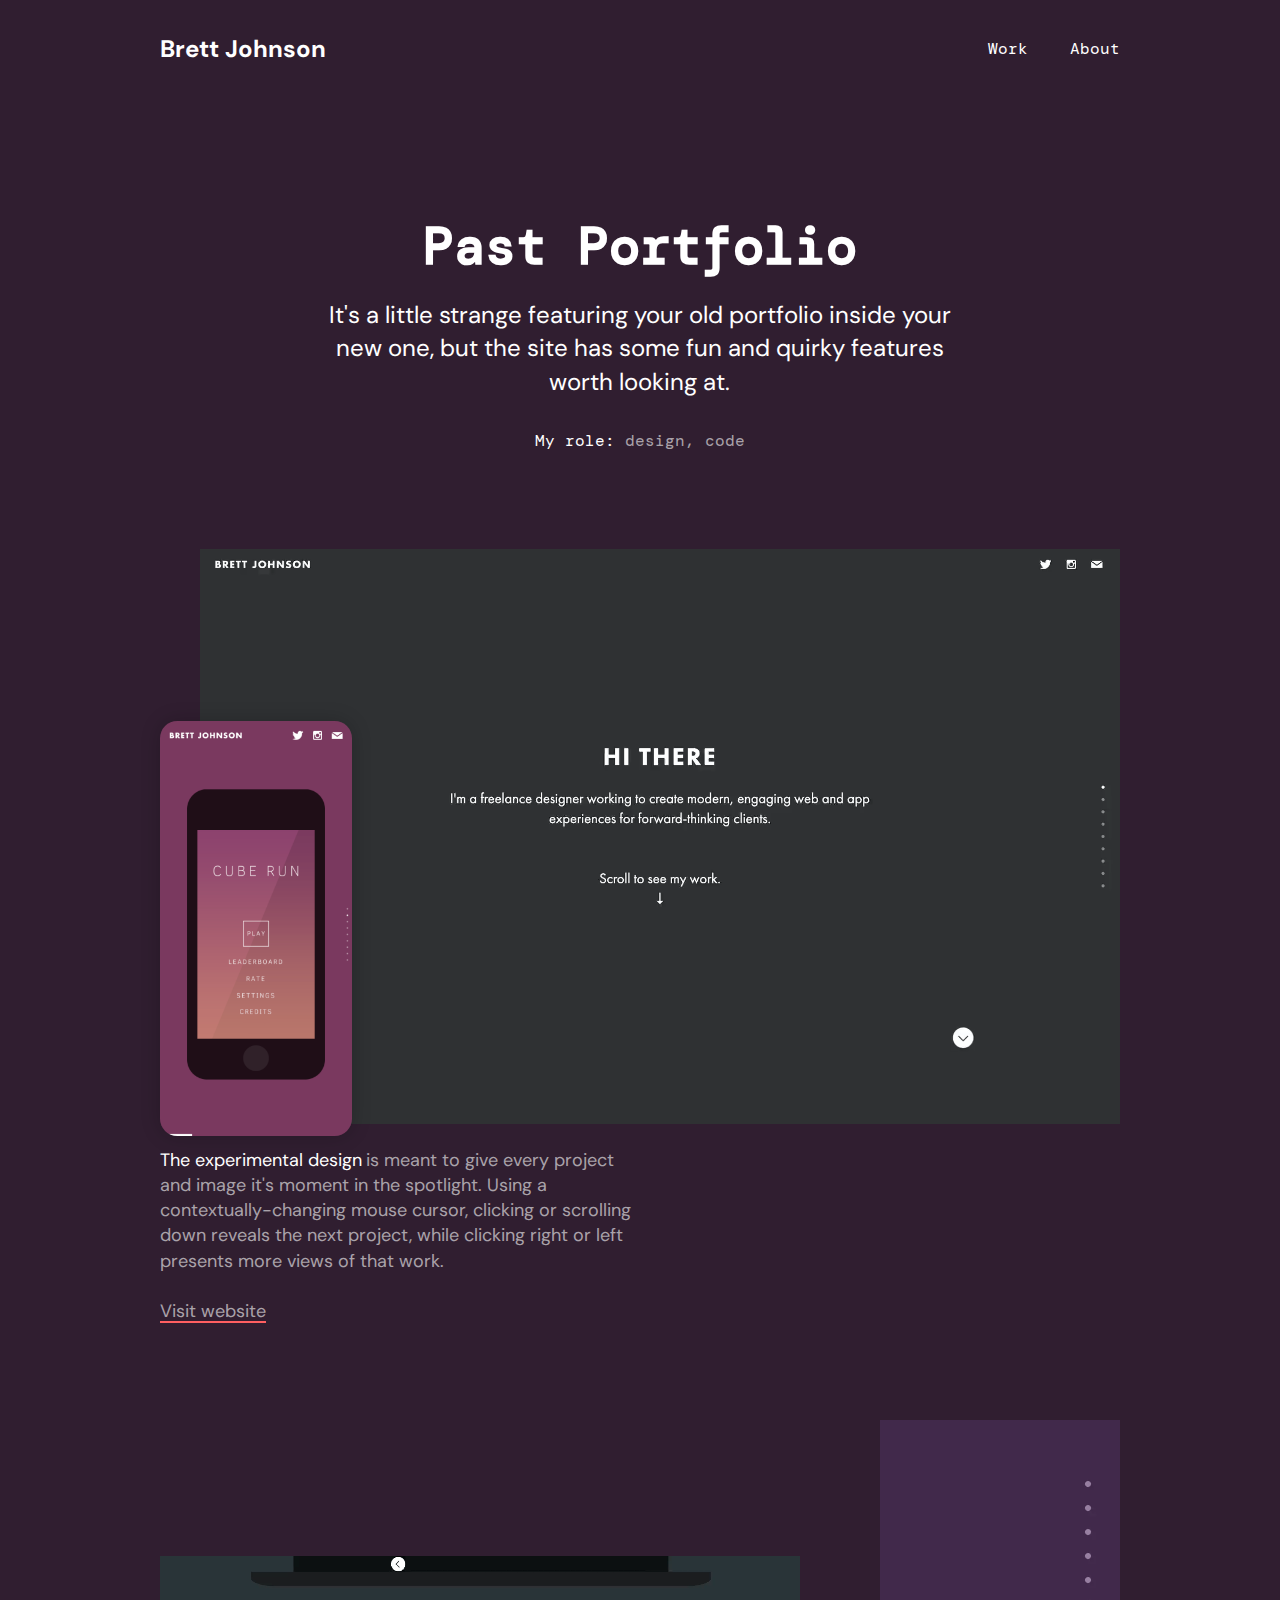
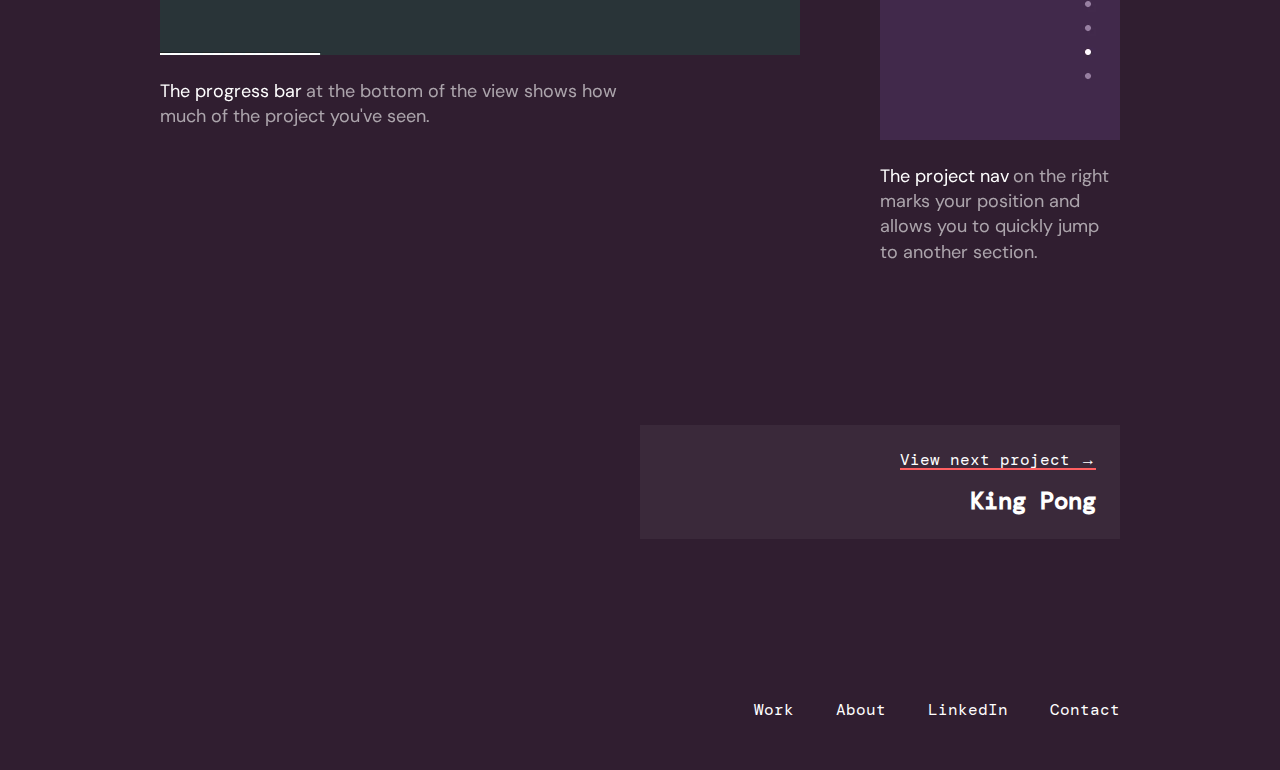
<file: design-by/index.html>
<!doctype html>
<html lang="en">

<head>
  <meta charset="utf-8">
  <title>Past Portfolio - Brett Johnson</title>
  <meta name="description" content="A product designer and developer.">
  <meta name="viewport" content="width=device-width, initial-scale=1">
  <link rel="icon" type="image/png" href="/favicon.png">

  <link rel="preconnect" href="https://fonts.gstatic.com">
  <link href="https://fonts.googleapis.com/css2?family=DM+Mono:wght@400;500&family=DM+Sans:ital,wght@0,400;0,700;1,400;1,700&display=swap" rel="stylesheet">
  <link rel="stylesheet" href="/css/normalize.css">
  <link rel="stylesheet" href="/css/main.css">
</head>

<!-- Nav bar -->
<body class="design-by">

  <!-- Nav bar -->
  <div class="header-bar">
    <div class="section-content">
      <div class="row">
        <div class="large-6 large-align-self-center logo">
          <a href="/">Brett Johnson</a>
        </div>
        <nav class="large-6 large-align-self-center main-nav">
          <ul>
            <li><a href="/">Work</a></li>
            <li><a href="/about">About</a></li>
          </ul>
        </nav>
      </div>
    </div>
  </div>

  <!-- Design by -->
  <section class="section-container">
    <div class="section-content">

      <!-- Header -->
      <div class="section-content-header">
        <div class="row">
          <div class="large-12 small-12">
            <h1 class="page-heading">Past Portfolio</h1>
          </div>
        </div>
        <div class="row">
          <div class="large-8 large-offset-2 small-12 small-offset-0">
            <p class="section-description">It's a little strange featuring your old portfolio inside your new one, but the site has some fun and quirky features worth looking at.</p>
            <p class="project-info"><span class="project-info-heading">My role:</span> design, code</p>
          </div>
        </div>
      </div>

      <!-- Main -->
      <div class="row">
        <div class="large-12 small-12 large-vertical-offset-4">
          <div class="design-by-main">
            <img class="design-by-phone" src="img/design-by-phone.png" alt="Design by Brett Johnson - Phone">
            <video autoplay loop muted playsinline src="img/design-by.mp4"></video>
          </div>
          <div class="caption">
            <h3 class="caption-heading">The experimental design</h3>
            <p>is meant to give every project and image it's moment in the spotlight. Using a contextually-changing mouse cursor, clicking or scrolling down reveals the next project, while clicking right or left presents more views of that work. <br><br><a class="large-vertical-offset-1" href="http://brettmjohnson.github.io/design_bybrettjohnson_2013/" target="_blank" rel="noopener">Visit website</a></p>
          </div>
        </div>
      </div>

      <div class="row">
        <div class="large-8 large-align-self-center large-vertical-offset-4 small-12 small-offset-0">
          <video autoplay loop muted playsinline src="img/design-by-progress.mp4"></video>
          <div class="caption">
            <h3 class="caption-heading">The progress bar</h3>
            <p>at the bottom of the view shows how much of the project you've seen.</p>
          </div>
        </div>
        <div class="large-3 large-offset-1 large-vertical-offset-4 small-8 small-offset-2">
          <video autoplay loop muted playsinline src="img/design-by-nav.mp4"></video>
          <div class="caption">
            <h3 class="caption-heading">The project nav</h3>
            <p>on the right marks your position and allows you to quickly jump to another section.</p>
          </div>
        </div>
      </div>

    </div>
  </section>
  
  <!-- Next project -->
  <section class="next-work-container">
    <div class="section-content">
      <div class="row">
        <div class="large-6 large-offset-6 small-12 small-offset-0">
          <div class="next-work-card">
            <a class="work-card-overlay-link" href="/king-pong/"></a>
            <div class="next-work-card-label">
              <a class="next-work-card-link" href="/king-pong/">View next project &rarr;</a>
              <div class="next-work-card-heading">King Pong</div>
            </div>
          </div>
        </div>
      </div>
    </div>
  </section>
  
  <!-- Footer -->
  <footer class="main-footer section-container">
    <div class="section-content">
      <div class="row">
        <nav class="large-12 large-align-self-center small-12 main-nav">
          <ul>
            <li><a href="/">Work</a></li>
            <li><a href="/about">About</a></li>
            <li><a href="https://www.linkedin.com/in/bybrettjohnson/">LinkedIn</a></li>
            <li><a href="mailto:brett@bybrettjohnson.com">Contact</a></li>
          </ul>
        </nav>
      </div>
    </div>
  </footer>

  <script>
    window.ga = function () { ga.q.push(arguments) }; ga.q = []; ga.l = +new Date;
    ga('create', 'UA-18026229-6', 'auto'); ga('set', 'anonymizeIp', true); ga('set', 'transport', 'beacon'); ga('send', 'pageview')
  </script>
  <script src="https://www.google-analytics.com/analytics.js" async></script>

</body>

</html>
</file>
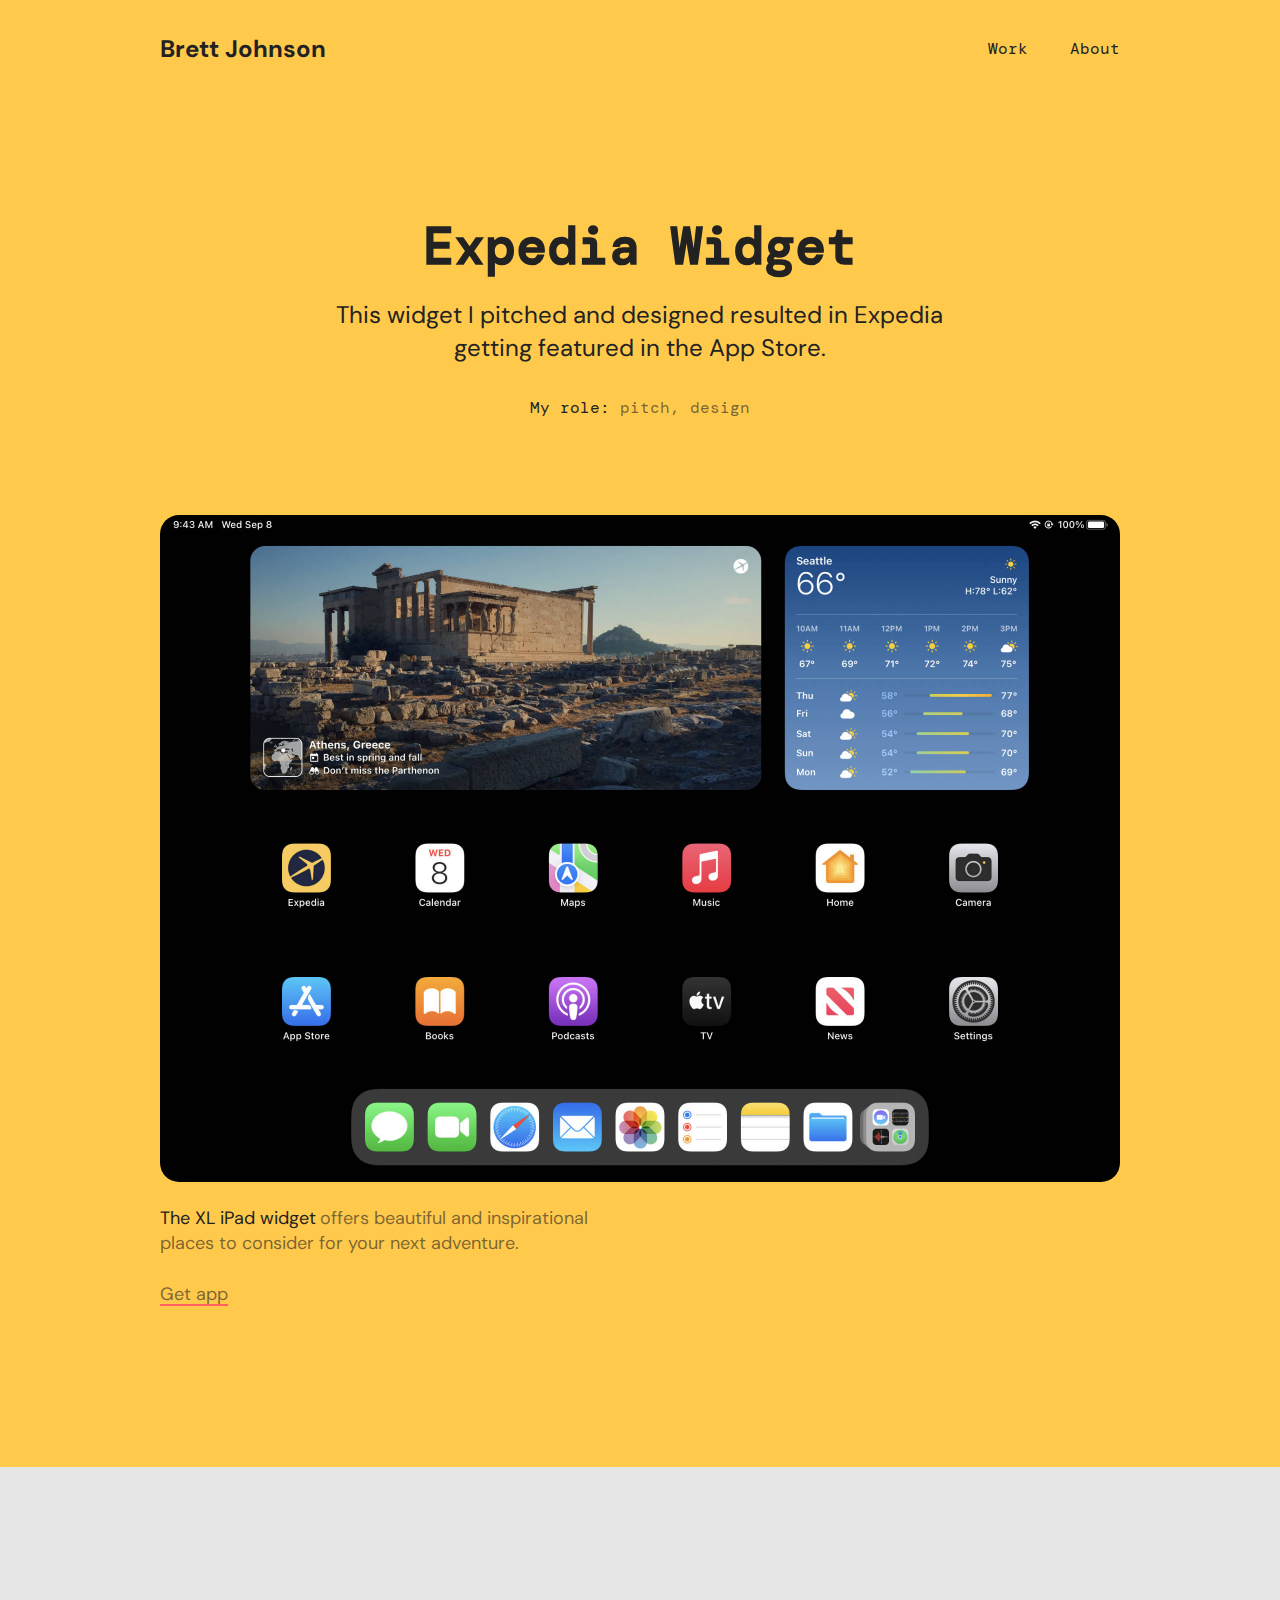
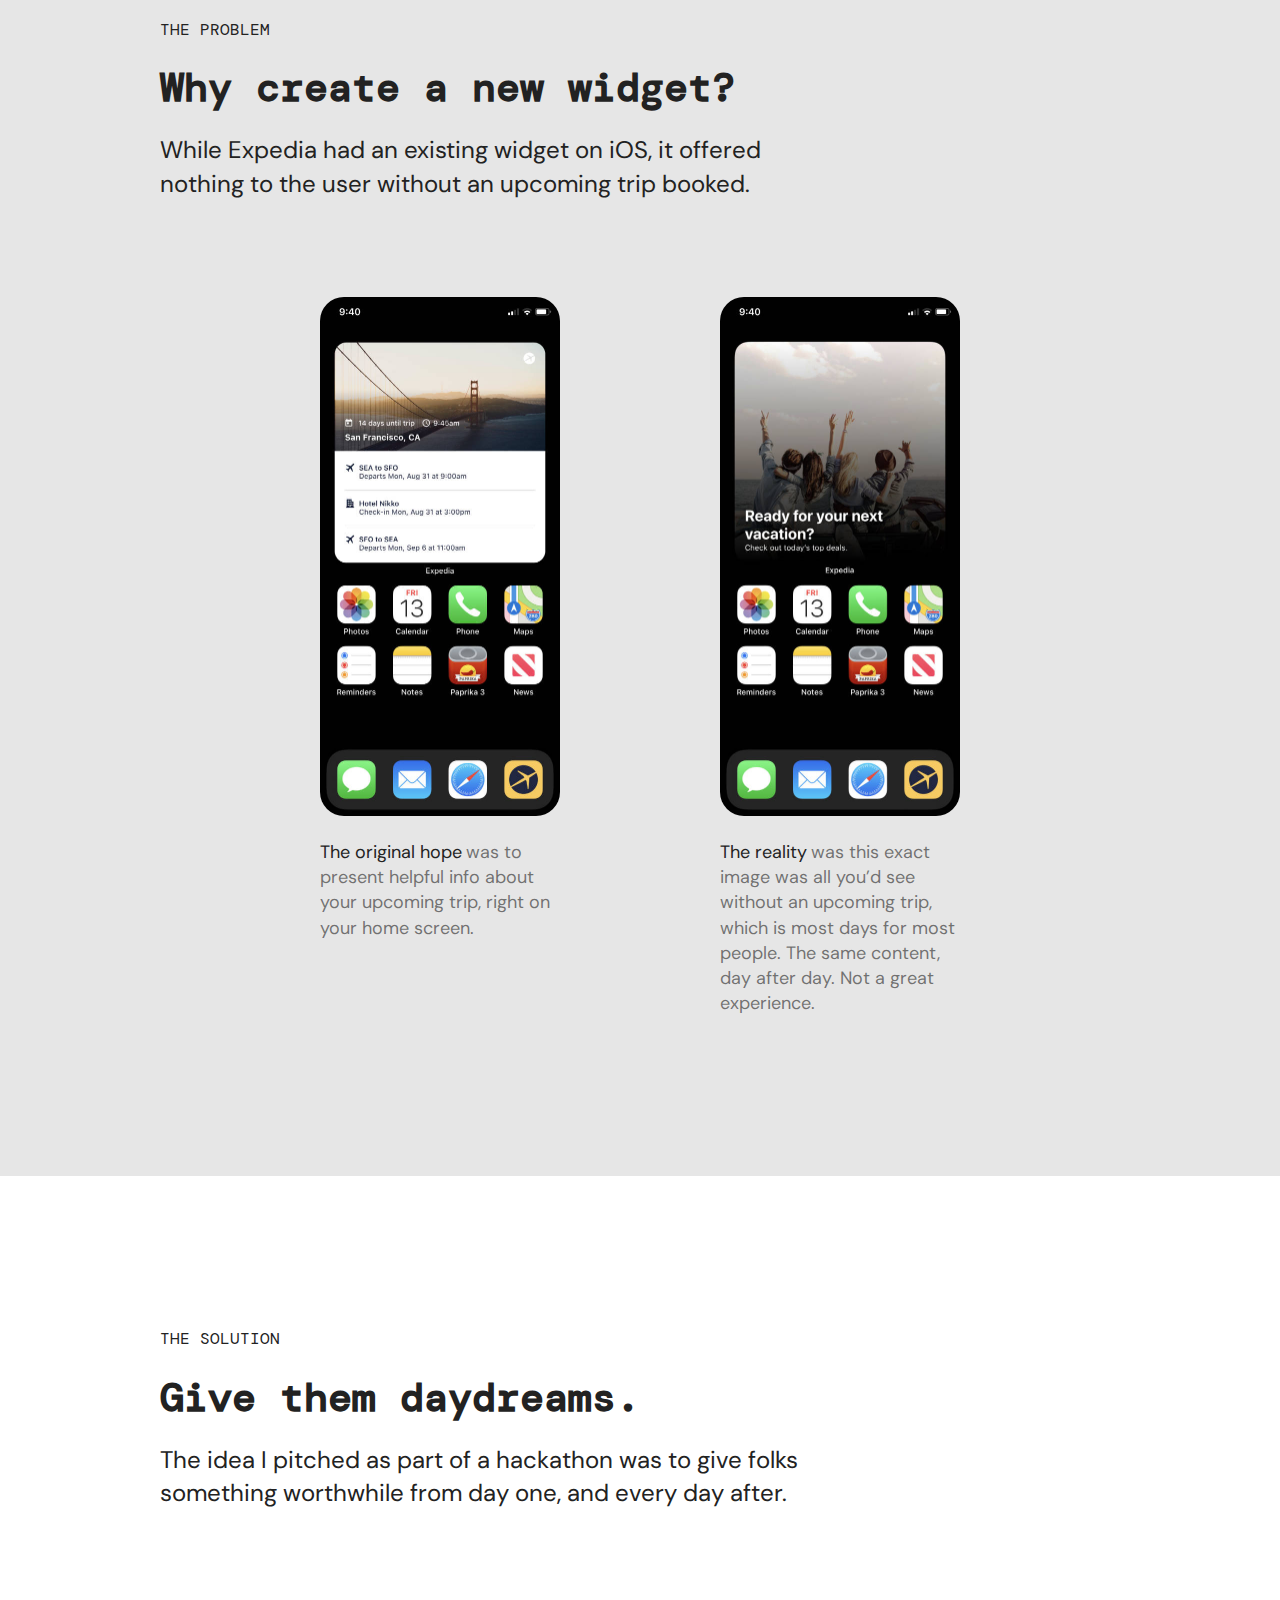
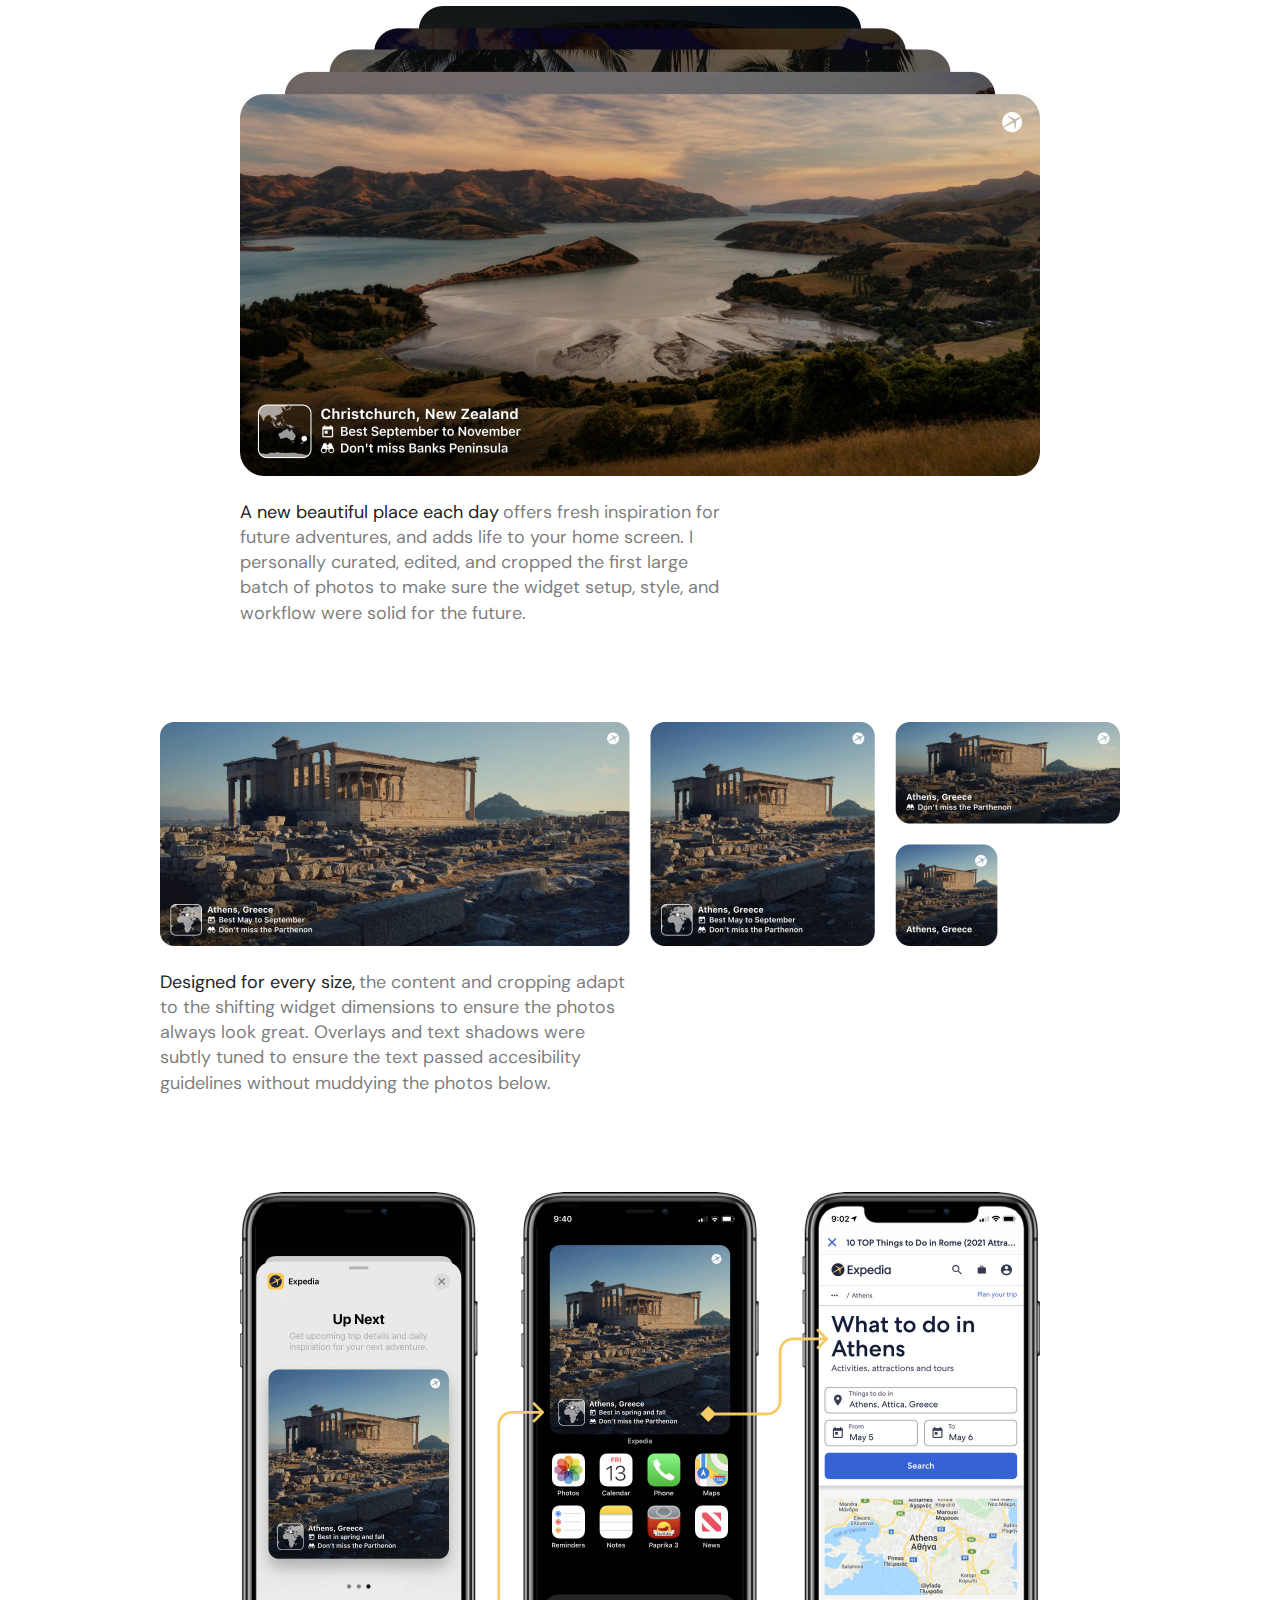
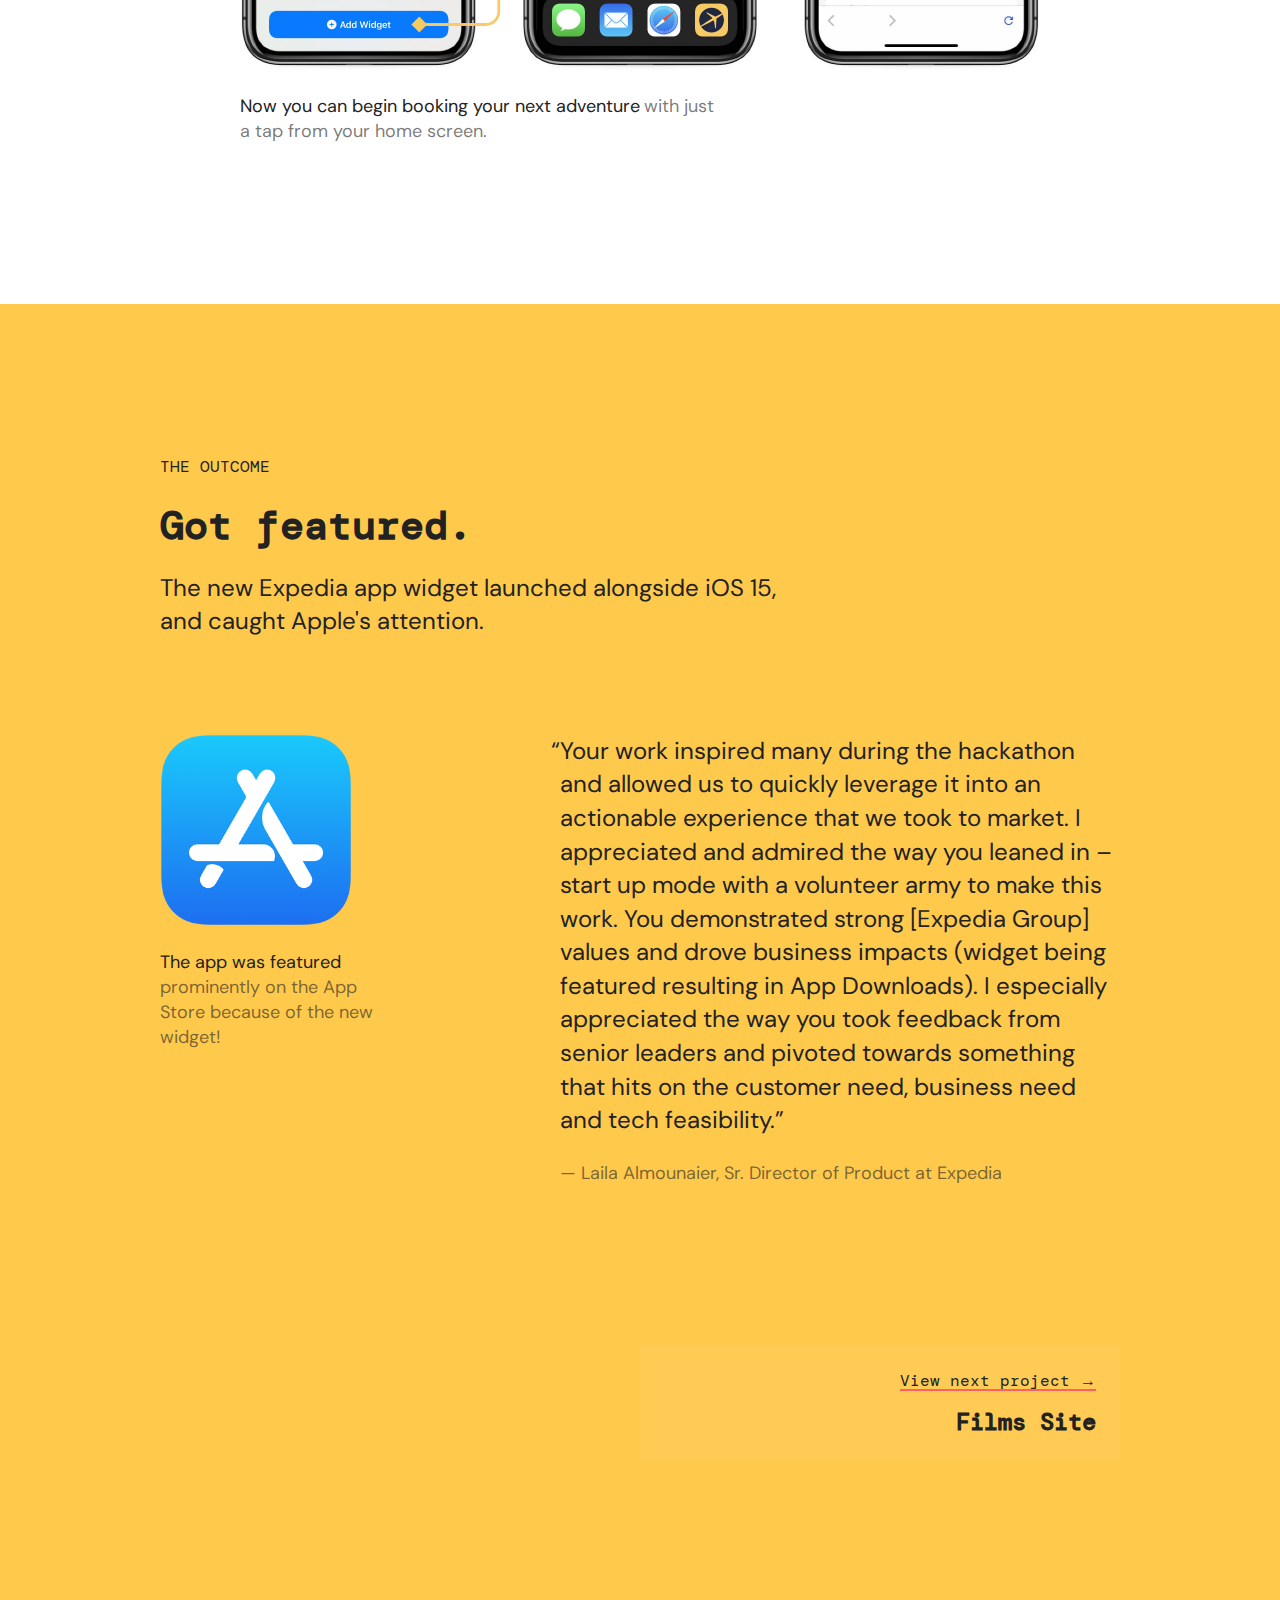
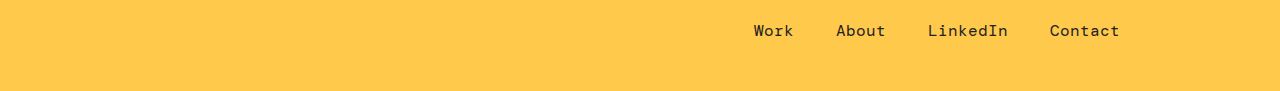
<file: expedia-widget/index.html>
<!doctype html>
<html lang="en">

<head>
  <meta charset="utf-8">
  <title>Expedia Widget - Brett Johnson</title>
  <meta name="description" content="A product designer and developer.">
  <meta name="viewport" content="width=device-width, initial-scale=1">
  <link rel="icon" type="image/png" href="/favicon.png">

  <link rel="preconnect" href="https://fonts.gstatic.com">
  <link href="https://fonts.googleapis.com/css2?family=DM+Mono:wght@400;500&family=DM+Sans:ital,wght@0,400;0,700;1,400;1,700&display=swap" rel="stylesheet">
  <link rel="stylesheet" href="/css/normalize.css">
  <link rel="stylesheet" href="/css/main.css">
</head>

<!-- Nav bar -->
<body class="expedia-widget">

  <!-- Nav bar -->
  <div class="header-bar">
    <div class="section-content">
      <div class="row">
        <div class="large-6 large-align-self-center logo">
          <a href="/">Brett Johnson</a>
        </div>
        <nav class="large-6 large-align-self-center main-nav">
          <ul>
            <li><a href="/">Work</a></li>
            <li><a href="/about">About</a></li>
          </ul>
        </nav>
      </div>
    </div>
  </div>

  <!-- Expedia Widget -->
  <section class="section-container">
    <div class="section-content">

      <!-- Header -->
      <div class="section-content-header">
        <div class="row">
          <div class="large-12 small-12">
            <h1 class="page-heading">Expedia Widget</h1>
          </div>
        </div>
        <div class="row">
          <div class="large-8 large-offset-2 small-12 small-offset-0">
            <p class="section-description">This widget I pitched and designed resulted in Expedia getting featured in the App Store.</p>
            <p class="project-info"><span class="project-info-heading">My role:</span> pitch, design</p>
          </div>
        </div>
      </div>

      <!-- Main -->
      <div class="row">
        <div class="large-12 small-12 large-vertical-offset-4">
          <img class="expedia-widget-ipad" src="img/expedia-widget-ipad.jpg" alt="Expedia Widget - iPad">
          <div class="caption">
            <h3 class="caption-heading">The XL iPad widget</h3>
            <p>offers beautiful and inspirational places to consider for your next adventure. <br><br><a class="large-vertical-offset-1" href="https://apps.apple.com/us/app/expedia-hotels-flights-car/id427916203" target="_blank" rel="noopener">Get app</a></p>
          </div>
        </div>
      </div>

    </div>
  </section>

  <!-- Problem -->
  <section class="section-container bg-light">
    <div class="section-content">

      <div class="row">
        <div class="large-12 small-12">
          <h2 class="section-super-heading">The Problem</h2>
          <div class="section-heading">Why create a new widget?</div>
        </div>
      </div>
      <div class="row">
        <div class="large-8 small-12">
          <p class="section-description">While Expedia had an existing widget on iOS, it offered nothing to the user without an upcoming trip booked.</p>
        </div>
      </div>

      <div class="row large-vertical-offset-4">
        <div class="large-3 large-offset-2 small-12 small-offset-0">
          <img class="expedia-widget-phone" src="img/expedia-widget-problem-a.jpg" alt="Old Expedia Widget - Travel Itenerary">
          <div class="caption">
            <h3 class="caption-heading">The original hope</h3>
            <p>was to present helpful info about your upcoming trip, right on your home screen.</p>
          </div>
        </div>

        <div class="large-3 large-offset-2 small-12 small-offset-0 small-vertical-offset-4">
          <img class="expedia-widget-phone" src="img/expedia-widget-problem-b.jpg" alt="Old Expedia Widget - Placeholder Ad">
          <div class="caption">
            <h3 class="caption-heading">The reality</h3>
            <p>was this exact image was all you’d see without an upcoming trip, which is most days for most people. The same content, day after day. Not a great experience.</p>
          </div>
        </div>
      </div>

    </div>
  </section>

  
  
  <!-- Solution -->
  <section class="section-container bg-white">
    <div class="section-content">

      <div class="row">
        <div class="large-12 small-12">
          <h2 class="section-super-heading">The Solution</h2>
          <div class="section-heading">Give them daydreams.</div>
        </div>
      </div>
      <div class="row">
        <div class="large-8 small-12">
          <p class="section-description">The idea I pitched as part of a hackathon was to give folks something worthwhile from day one, and every day after.</p>
        </div>
      </div>

      <!-- Inspiration -->
      <div class="row large-vertical-offset-4">
        <div class="large-10 large-offset-1 small-12 small-offset-0">
          <img src="img/expedia-widget-stack.jpg" alt="Expedia Widget - New Each Day">
          <div class="caption">
            <h3 class="caption-heading">A new beautiful place each day</h3>
            <p>offers fresh inspiration for future adventures, and adds life to your home screen. I personally curated, edited, and cropped the first large batch of photos to make sure the widget setup, style, and workflow were solid for the future.</p>
          </div>
        </div>
      </div>

      <!-- Widget Sizes -->
      <div class="row large-vertical-offset-4">
        <div class="large-12 small-12">
          <img src="img/expedia-widget-sizes-wide.jpg" alt="Expedia Widget - In Every Size">
          <div class="caption">
            <h3 class="caption-heading">Designed for every size,</h3>
            <p>the content and cropping adapt to the shifting widget dimensions to ensure the photos always look great. Overlays and text shadows were subtly tuned to ensure the text passed accesibility guidelines without muddying the photos below.</p>
          </div>
        </div>
      </div>


      <!-- Flow -->
      <div class="row large-vertical-offset-4">
        <div class="large-10 large-offset-1 small-12 small-offset-0">
          <img src="img/expedia-widget-flow.jpg" alt="Expedia Widget - Flow">
          <div class="caption">
            <h3 class="caption-heading">Now you can begin booking your next adventure</h3>
            <p>with just a tap from your home screen.</p>
          </div>
        </div>
      </div>


    </div>
  </section>

  <!-- Outcome -->
  <section class="section-container">
    <div class="section-content">

      <div class="row">
        <div class="large-12 small-12">
          <h2 class="section-super-heading">The Outcome</h2>
          <div class="section-heading">Got featured.</div>
        </div>
      </div>
      <div class="row">
        <div class="large-8 small-12">
          <p class="section-description">The new Expedia app widget launched alongside iOS 15, and caught Apple's attention.</p>
        </div>
      </div>

      <div class="row large-vertical-offset-4">
        <!-- App Store -->
        <div class="large-3 small-12">
          <img class="large-indent-right-2" src="img/app-store.png" alt="App Store">
          <div class="caption">
            <h3 class="caption-heading">The app was featured</h3>
            <p>prominently on the App Store because of the new widget!</p>
          </div>
        </div>
        <!-- Quote -->
        <div class="large-7 large-offset-2 small-12 small-offset-0 small-vertical-offset-4">
          <blockquote>Your work inspired many during the hackathon and allowed us to quickly leverage it into an actionable experience that we took to market. I appreciated and admired the way you leaned in – start up mode with a volunteer army to make this work. You demonstrated strong [Expedia Group] values and drove business impacts (widget being featured resulting in App Downloads). I especially appreciated the way you took feedback from senior leaders and pivoted towards something that hits on the customer need, business need and tech feasibility.</blockquote>
          <div class="caption">
            <p>— Laila Almounaier, Sr. Director of Product at Expedia</p>
          </div>
        </div>
      </div>

    </div>
  </section>

    
  
  <!-- Next project -->
  <section class="next-work-container">
    <div class="section-content">
      <div class="row">
        <div class="large-6 large-offset-6 small-12 small-offset-0">
          <div class="next-work-card">
            <a class="work-card-overlay-link" href="/films-by/"></a>
            <div class="next-work-card-label">
              <a class="next-work-card-link" href="/films-by/">View next project &rarr;</a>
              <div class="next-work-card-heading">Films Site</div>
            </div>
          </div>
        </div>
      </div>
    </div>
  </section>
  
  <!-- Footer -->
  <footer class="main-footer section-container">
    <div class="section-content">
      <div class="row">
        <nav class="large-12 large-align-self-center small-12 main-nav">
          <ul>
            <li><a href="/">Work</a></li>
            <li><a href="/about">About</a></li>
            <li><a href="https://www.linkedin.com/in/bybrettjohnson/">LinkedIn</a></li>
            <li><a href="mailto:brett@bybrettjohnson.com">Contact</a></li>
          </ul>
        </nav>
      </div>
    </div>
  </footer>

  <script>
    window.ga = function () { ga.q.push(arguments) }; ga.q = []; ga.l = +new Date;
    ga('create', 'UA-18026229-6', 'auto'); ga('set', 'anonymizeIp', true); ga('set', 'transport', 'beacon'); ga('send', 'pageview')
  </script>
  <script src="https://www.google-analytics.com/analytics.js" async></script>

</body>

</html>
</file>
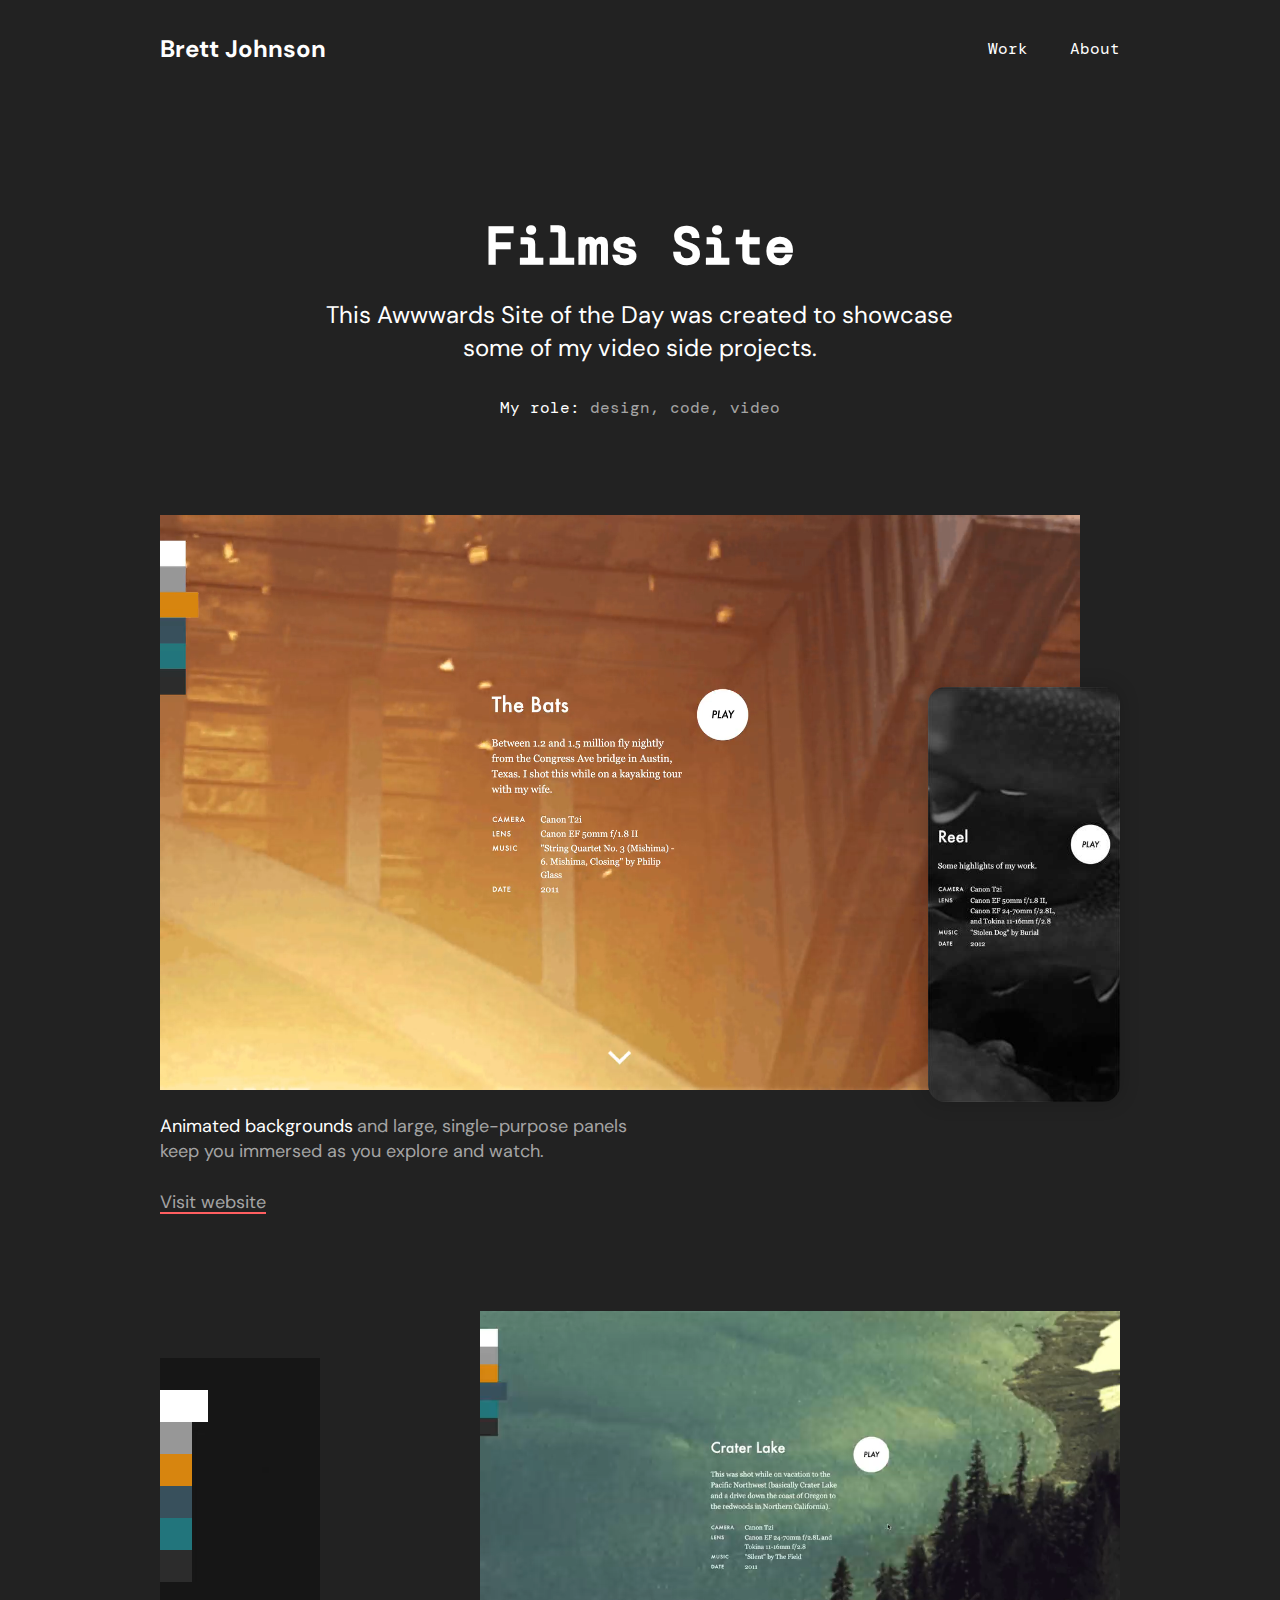
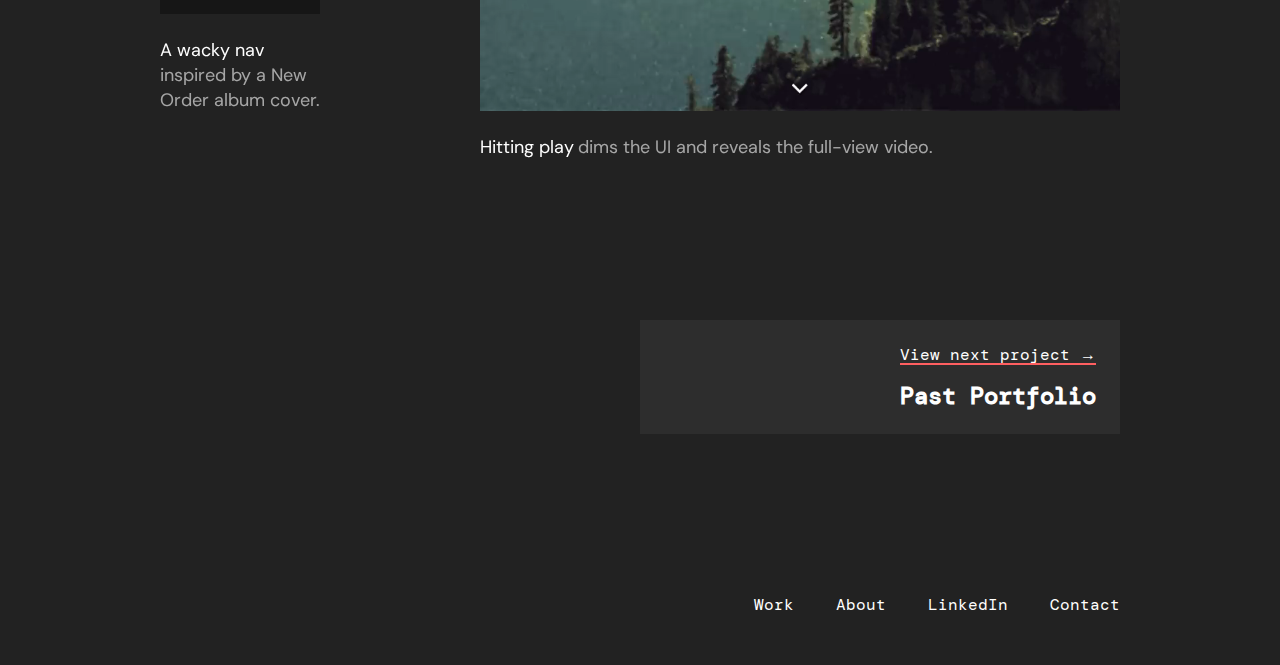
<file: films-by/index.html>
<!doctype html>
<html lang="en">

<head>
  <meta charset="utf-8">
  <title>Films Site - Brett Johnson</title>
  <meta name="description" content="A product designer and developer.">
  <meta name="viewport" content="width=device-width, initial-scale=1">
  <link rel="icon" type="image/png" href="/favicon.png">

  <link rel="preconnect" href="https://fonts.gstatic.com">
  <link href="https://fonts.googleapis.com/css2?family=DM+Mono:wght@400;500&family=DM+Sans:ital,wght@0,400;0,700;1,400;1,700&display=swap" rel="stylesheet">
  <link rel="stylesheet" href="/css/normalize.css">
  <link rel="stylesheet" href="/css/main.css">
</head>

<body class="films-by">

  <!-- Nav bar -->
  <div class="header-bar">
    <div class="section-content">
      <div class="row">
        <div class="large-6 large-align-self-center logo">
          <a href="/">Brett Johnson</a>
        </div>
        <nav class="large-6 large-align-self-center main-nav">
          <ul>
            <li><a href="/">Work</a></li>
            <li><a href="/about">About</a></li>
          </ul>
        </nav>
      </div>
    </div>
  </div>

  <!-- Films by -->
  <section class="section-container">
    <div class="section-content">

      <!-- Header -->
      <div class="section-content-header">
        <div class="row">
          <div class="large-12 small-12">
            <h1 class="page-heading">Films Site</h1>
          </div>
        </div>
        <div class="row">
          <div class="large-8 large-offset-2 small-12 small-offset-0">
            <p class="section-description">This Awwwards Site of the Day was created to showcase some of my video side projects.</p>
            <p class="project-info"><span class="project-info-heading">My role:</span> design, code, video</p>
          </div>
        </div>
      </div>

      <!-- Main -->
      <div class="row">
        <div class="large-12 small-12 large-vertical-offset-4">
          <div class="films-by-main">
            <img class="films-by-phone" src="img/films-by-phone.jpg" alt="Films by Brett Johnson - Phone">
            <video autoplay loop muted playsinline src="img/films-by-bats.mp4"></video>
          </div>
          <div class="caption">
            <h3 class="caption-heading">Animated backgrounds</h3>
            <p>and large, single-purpose panels keep you immersed as you explore and watch. <br><br><a class="large-vertical-offset-1" href="http://films.bybrettjohnson.com" target="_blank" rel="noopener">Visit website</a></p>
          </div>
        </div>
      </div>

      <div class="row large-vertical-offset-4">
        <!-- Nav -->
        <div class="large-2 large-align-self-center small-8 small-offset-2">
          <video autoplay loop muted playsinline src="img/films-by-nav.mp4"></video>
          <div class="caption">
            <h3 class="caption-heading">A wacky nav</h3>
            <p>inspired by a New Order album cover.</p>
          </div>
        </div>
        <!-- Play -->
        <div class="large-8 large-offset-2 small-12 small-offset-0 small-vertical-offset-4">
          <video autoplay loop muted playsinline src="img/films-by-play.mp4"></video>
          <div class="caption">
            <h3 class="caption-heading">Hitting play</h3>
            <p>dims the UI and reveals the full-view video.</p>
          </div>
        </div>
      </div>

    </div>
  </section>

  <!-- Next project -->
  <section class="next-work-container">
    <div class="section-content">
      <div class="row">
        <div class="large-6 large-offset-6 small-12 small-offset-0">
          <div class="next-work-card">
            <a class="work-card-overlay-link" href="/design-by/"></a>
            <div class="next-work-card-label">
              <a class="next-work-card-link" href="/design-by/">View next project &rarr;</a>
              <div class="next-work-card-heading">Past Portfolio</div>
            </div>
          </div>
        </div>
      </div>
    </div>
  </section>
  
  <!-- Footer -->
  <footer class="main-footer section-container">
    <div class="section-content">
      <div class="row">
        <nav class="large-12 large-align-self-center small-12 main-nav">
          <ul>
            <li><a href="/">Work</a></li>
            <li><a href="/about">About</a></li>
            <li><a href="https://www.linkedin.com/in/bybrettjohnson/">LinkedIn</a></li>
            <li><a href="mailto:brett@bybrettjohnson.com">Contact</a></li>
          </ul>
        </nav>
      </div>
    </div>
  </footer>

  <script>
    window.ga = function () { ga.q.push(arguments) }; ga.q = []; ga.l = +new Date;
    ga('create', 'UA-18026229-6', 'auto'); ga('set', 'anonymizeIp', true); ga('set', 'transport', 'beacon'); ga('send', 'pageview')
  </script>
  <script src="https://www.google-analytics.com/analytics.js" async></script>
  
</body>

</html>
</file>
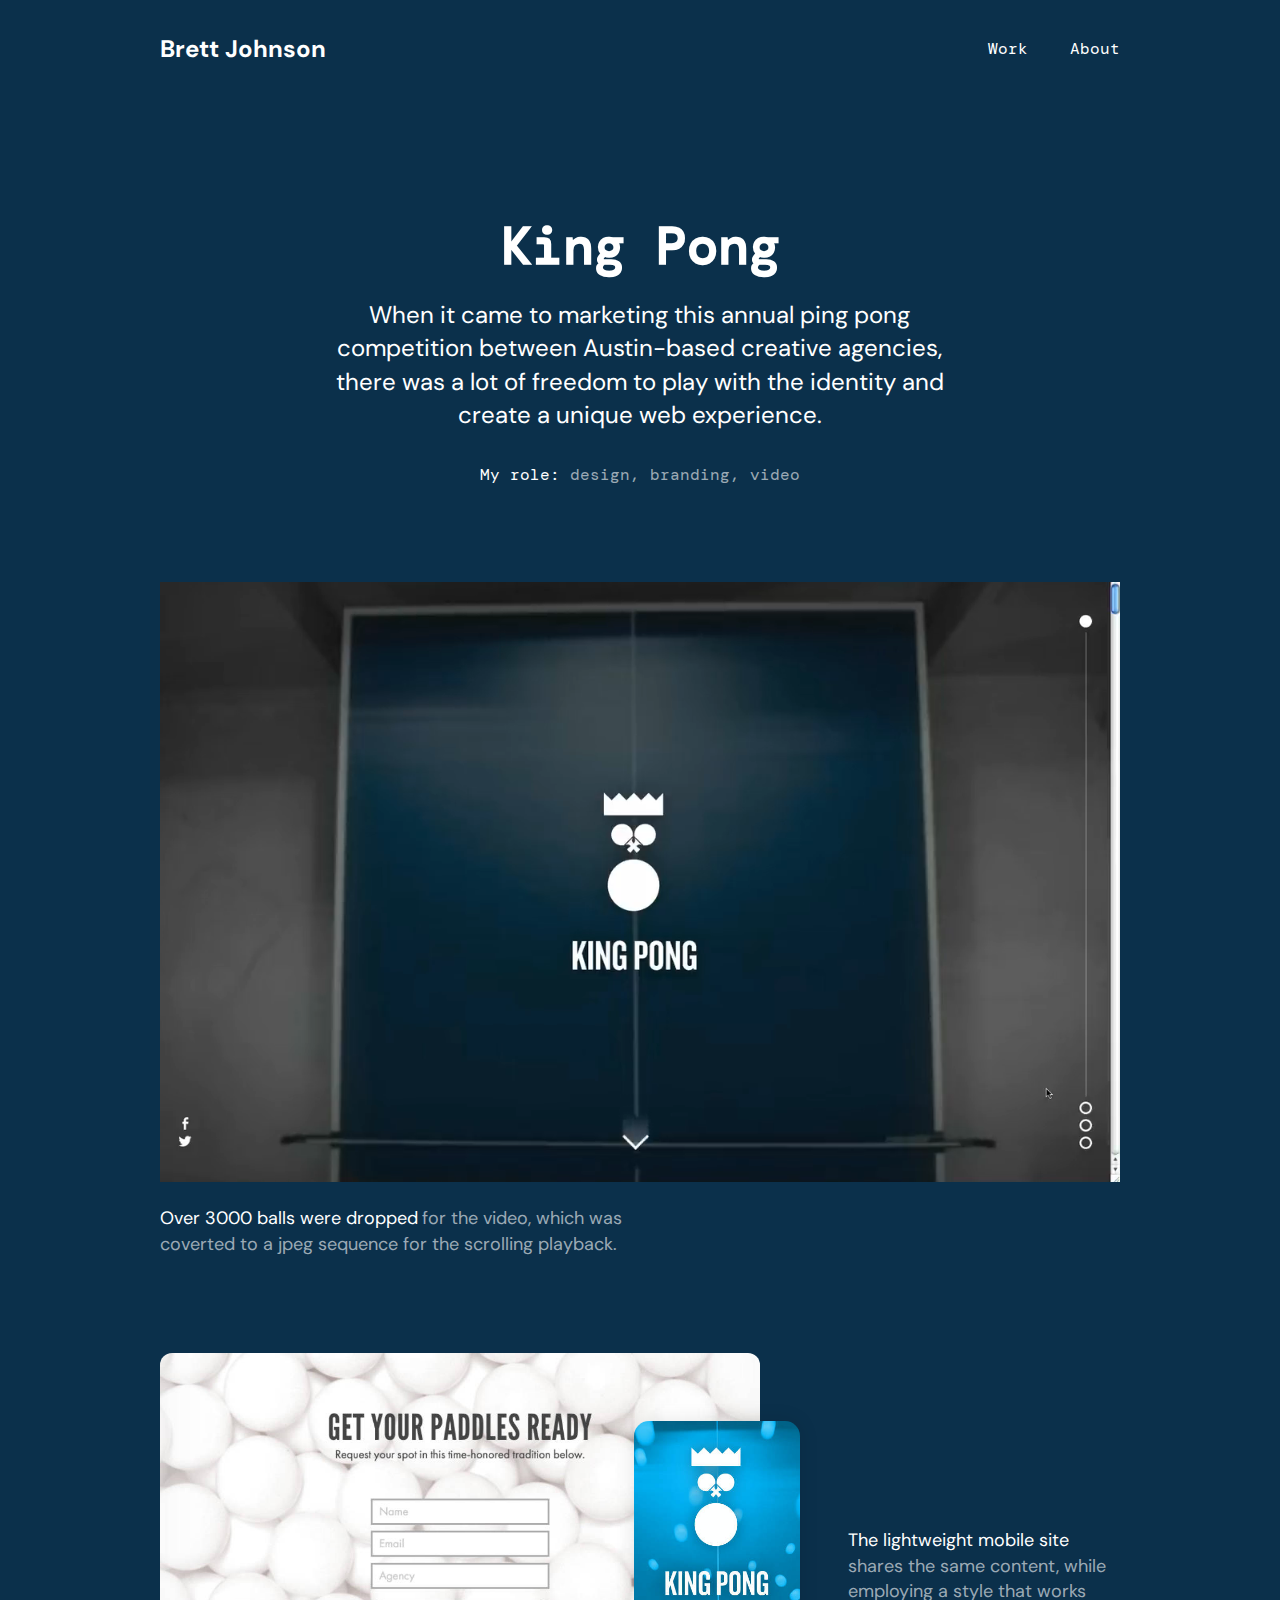
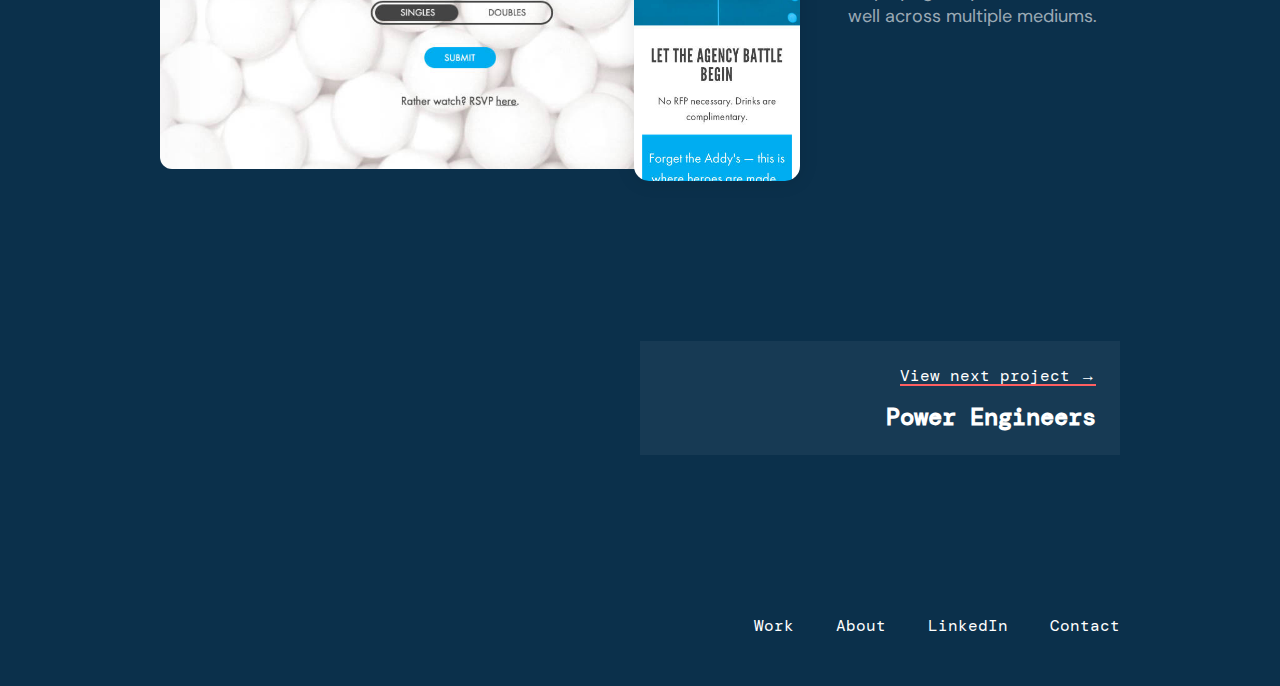
<file: king-pong/index.html>
<!doctype html>
<html lang="en">

<head>
  <meta charset="utf-8">
  <title>King Pong - Brett Johnson</title>
  <meta name="description" content="A product designer and developer.">
  <meta name="viewport" content="width=device-width, initial-scale=1">
  <link rel="icon" type="image/png" href="/favicon.png">

  <link rel="preconnect" href="https://fonts.gstatic.com">
  <link href="https://fonts.googleapis.com/css2?family=DM+Mono:wght@400;500&family=DM+Sans:ital,wght@0,400;0,700;1,400;1,700&display=swap" rel="stylesheet">
  <link rel="stylesheet" href="/css/normalize.css">
  <link rel="stylesheet" href="/css/main.css">
</head>

<body class="king-pong">

  <!-- Nav bar -->
  <div class="header-bar">
    <div class="section-content">
      <div class="row">
        <div class="large-6 large-align-self-center logo">
          <a href="/">Brett Johnson</a>
        </div>
        <nav class="large-6 large-align-self-center main-nav">
          <ul>
            <li><a href="/">Work</a></li>
            <li><a href="/about">About</a></li>
          </ul>
        </nav>
      </div>
    </div>
  </div>

  <!-- King Pong -->
  <section class="section-container">    
    <div class="section-content">

      <!-- Header -->
      <div class="section-content-header">
        <div class="row">
          <div class="large-12 small-12">
            <h1 class="page-heading">King Pong</h1>
          </div>
        </div>
        <div class="row">
          <div class="large-8 large-offset-2 small-12 small-offset-0">
            <p class="section-description">When it came to marketing this annual ping pong competition between Austin-based creative agencies, there was a lot of freedom to play with the identity and create a unique web experience.</p>
            <p class="project-info"><span class="project-info-heading">My role:</span> design, branding, video</p>
          </div>
        </div>
      </div>

      <!-- Desktop -->
      <div class="row">
        <div class="large-12 large-offset-0 small-12 large-vertical-offset-4">
          <video autoplay loop muted playsinline src="img/king-pong-desktop.mp4"></video>
          <div class="caption">
            <h3 class="caption-heading">Over 3000 balls were dropped</h3>
            <p>for the video, which was coverted to a jpeg sequence for the scrolling playback.</p>
          </div>
        </div>
      </div>

      <!-- Mobile -->
      <div class="row large-vertical-offset-4">
        <div class="large-8 small-12">
          <div class="king-pong-devices">
            <img class="king-pong-phone" src="img/king-pong-phone.jpg" alt="King Pong - Phone">
            <img class="king-pong-tablet" src="img/king-pong-tablet.jpg" alt="King Pong - Tablet">
          </div>
        </div>

        <div class="large-4 large-indent-2 large-align-self-center small-12 small-indent-0">
          <div class="caption">
            <h3 class="caption-heading">The lightweight mobile site</h2>
            <p>shares the same content, while employing a style that works well across multiple mediums.</p>
          </div>
        </div>
      </div>

    </div>
  </section>
  
  <!-- Next project -->
  <section class="next-work-container">
    <div class="section-content">
      <div class="row">
        <div class="large-6 large-offset-6 small-12 small-offset-0">
          <div class="next-work-card">
            <a class="work-card-overlay-link" href="/power-eng/"></a>
            <div class="next-work-card-label">
              <a class="next-work-card-link" href="/power-eng/">View next project &rarr;</a>
              <div class="next-work-card-heading">Power Engineers</div>
            </div>
          </div>
        </div>
      </div>
    </div>
  </section>
  
  <!-- Footer -->
  <footer class="main-footer section-container">
    <div class="section-content">
      <div class="row">
        <nav class="large-12 large-align-self-center small-12 main-nav">
          <ul>
            <li><a href="/">Work</a></li>
            <li><a href="/about">About</a></li>
            <li><a href="https://www.linkedin.com/in/bybrettjohnson/">LinkedIn</a></li>
            <li><a href="mailto:brett@bybrettjohnson.com">Contact</a></li>
          </ul>
        </nav>
      </div>
    </div>
  </footer>

  <script>
    window.ga = function () { ga.q.push(arguments) }; ga.q = []; ga.l = +new Date;
    ga('create', 'UA-18026229-6', 'auto'); ga('set', 'anonymizeIp', true); ga('set', 'transport', 'beacon'); ga('send', 'pageview')
  </script>
  <script src="https://www.google-analytics.com/analytics.js" async></script>

</body>

</html>
</file>
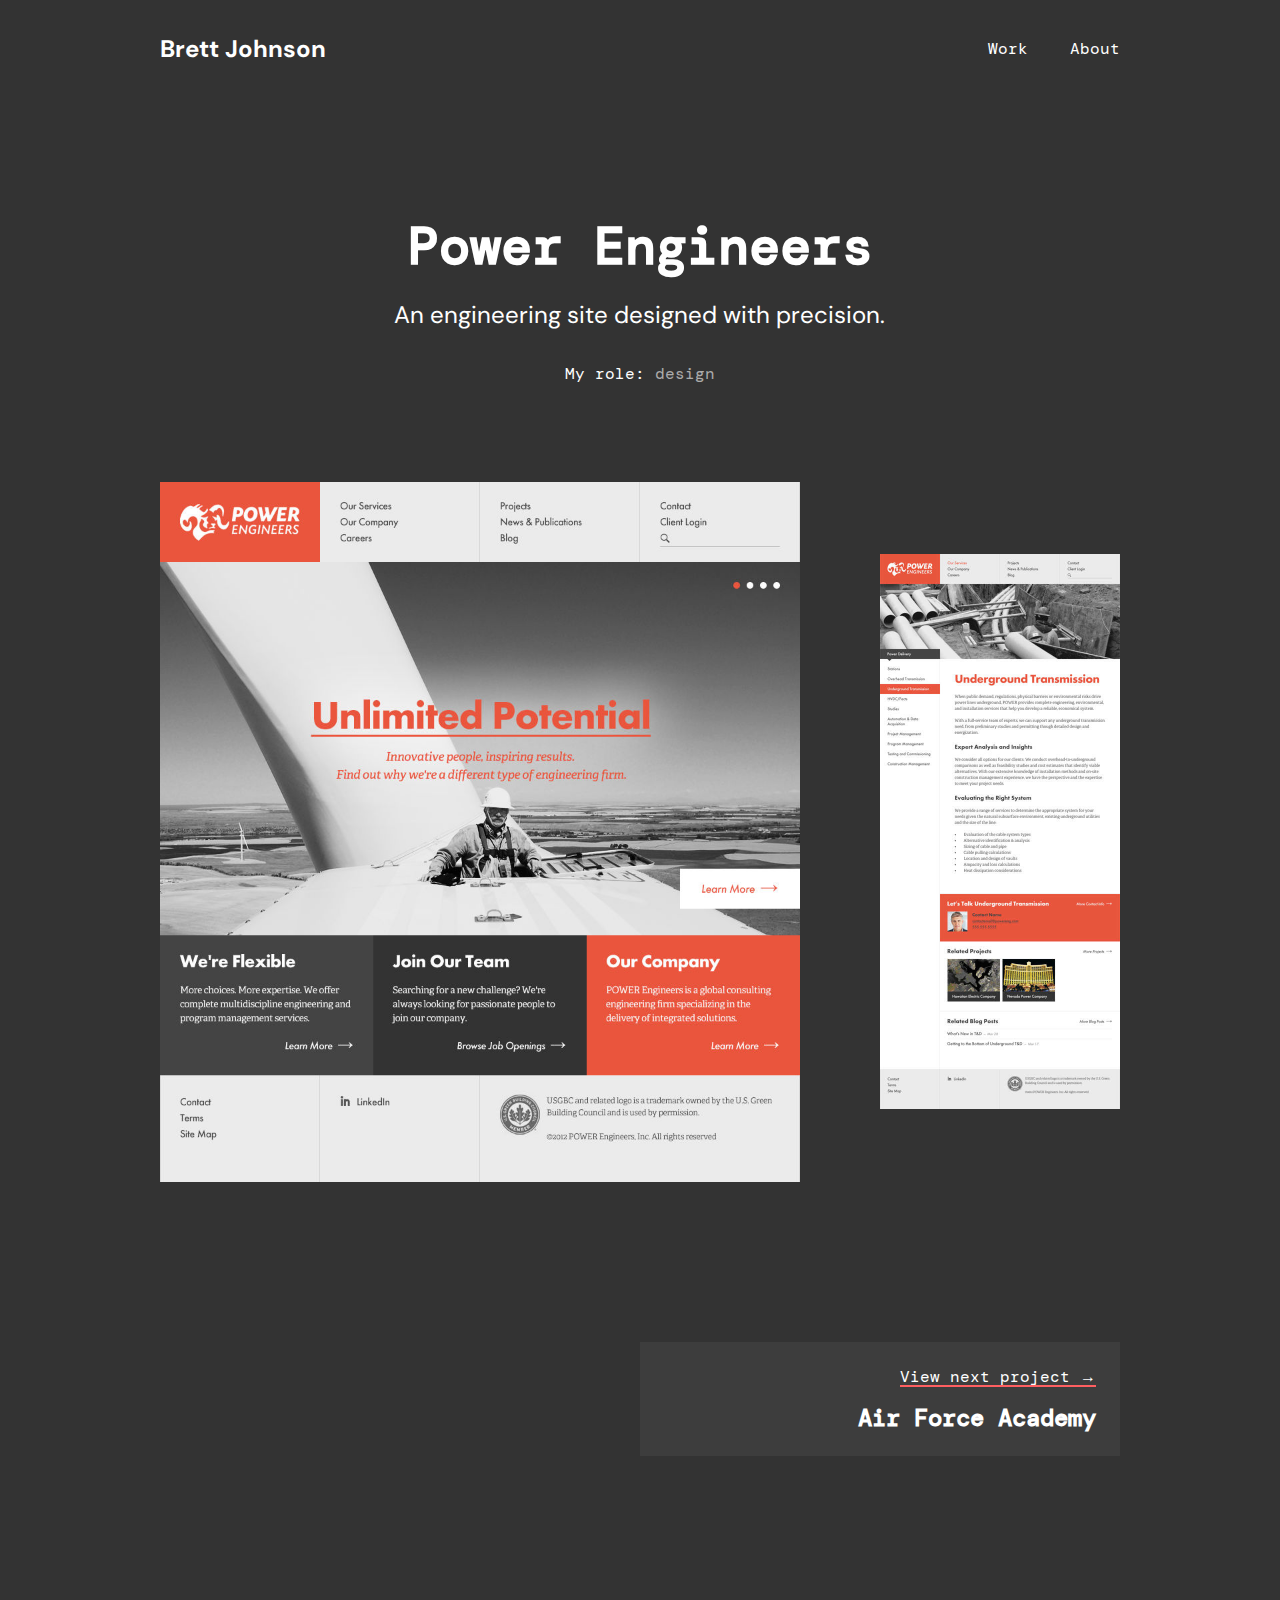
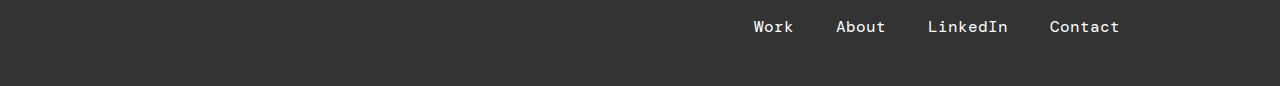
<file: power-eng/index.html>
<!doctype html>
<html lang="en">

<head>
  <meta charset="utf-8">
  <title>Power Engineers - Brett Johnson</title>
  <meta name="description" content="A product designer and developer.">
  <meta name="viewport" content="width=device-width, initial-scale=1">
  <link rel="icon" type="image/png" href="/favicon.png">

  <link rel="preconnect" href="https://fonts.gstatic.com">
  <link href="https://fonts.googleapis.com/css2?family=DM+Mono:wght@400;500&family=DM+Sans:ital,wght@0,400;0,700;1,400;1,700&display=swap" rel="stylesheet">
  <link rel="stylesheet" href="/css/normalize.css">
  <link rel="stylesheet" href="/css/main.css">
</head>

<!-- Nav bar -->
<body class="power-eng">

  <!-- Nav bar -->
  <div class="header-bar">
    <div class="section-content">
      <div class="row">
        <div class="large-6 large-align-self-center logo">
          <a href="/">Brett Johnson</a>
        </div>
        <nav class="large-6 large-align-self-center main-nav">
          <ul>
            <li><a href="/">Work</a></li>
            <li><a href="/about">About</a></li>
          </ul>
        </nav>
      </div>
    </div>
  </div>

  <!-- Power Eng -->
  <section class="section-container">
    <div class="section-content">

      <!-- Header -->
      <div class="section-content-header">
        <div class="row">
          <div class="large-12">
            <h1 class="page-heading">Power Engineers</h1>
          </div>
        </div>
        <div class="row">
          <div class="large-8 large-offset-2 small-12 small-offset-0">
            <p class="section-description">An engineering site designed with precision.</p>
            <p class="project-info"><span class="project-info-heading">My role:</span> design</p>
          </div>
        </div>
      </div>

      <div class="row large-vertical-offset-4">
        <!-- Home -->
        <div class="large-8 small-12">
          <img src="img/power-home.jpg" alt="Power Engineers - Home">
        </div>
        <!-- Page -->
        <div class="large-3 large-offset-1 large-align-self-center small-12 small-offset-0 small-vertical-offset-4">
          <img src="img/power-page.jpg" alt="Power Engineers - Page">
        </div>
      </div>

    </div>
  </section>
  
  <!-- Next project -->
  <section class="next-work-container">
    <div class="section-content">
      <div class="row">
        <div class="large-6 large-offset-6 small-12 small-offset-0">
          <div class="next-work-card">
            <a class="work-card-overlay-link" href="/air-force-academy/"></a>
            <div class="next-work-card-label">
              <a class="next-work-card-link" href="/air-force-academy/">View next project &rarr;</a>
              <div class="next-work-card-heading">Air Force Academy</div>
            </div>
          </div>
        </div>
      </div>
    </div>
  </section>
  
  <!-- Footer -->
  <footer class="main-footer section-container">
    <div class="section-content">
      <!-- <div>
        <p><a href="https://bybrettjohnson.com">Other things I've made</a></p>
      </div> -->
      <div class="row">
        <nav class="large-12 large-align-self-center main-nav">
          <ul>
            <li><a href="/">Work</a></li>
            <li><a href="/about">About</a></li>
            <li><a href="https://www.linkedin.com/in/bybrettjohnson/">LinkedIn</a></li>
            <li><a href="mailto:brett@bybrettjohnson.com">Contact</a></li>
          </ul>
        </nav>
      </div>
    </div>
  </footer>

  <script>
    window.ga = function () { ga.q.push(arguments) }; ga.q = []; ga.l = +new Date;
    ga('create', 'UA-18026229-6', 'auto'); ga('set', 'anonymizeIp', true); ga('set', 'transport', 'beacon'); ga('send', 'pageview')
  </script>
  <script src="https://www.google-analytics.com/analytics.js" async></script>

</body>

</html>
</file>
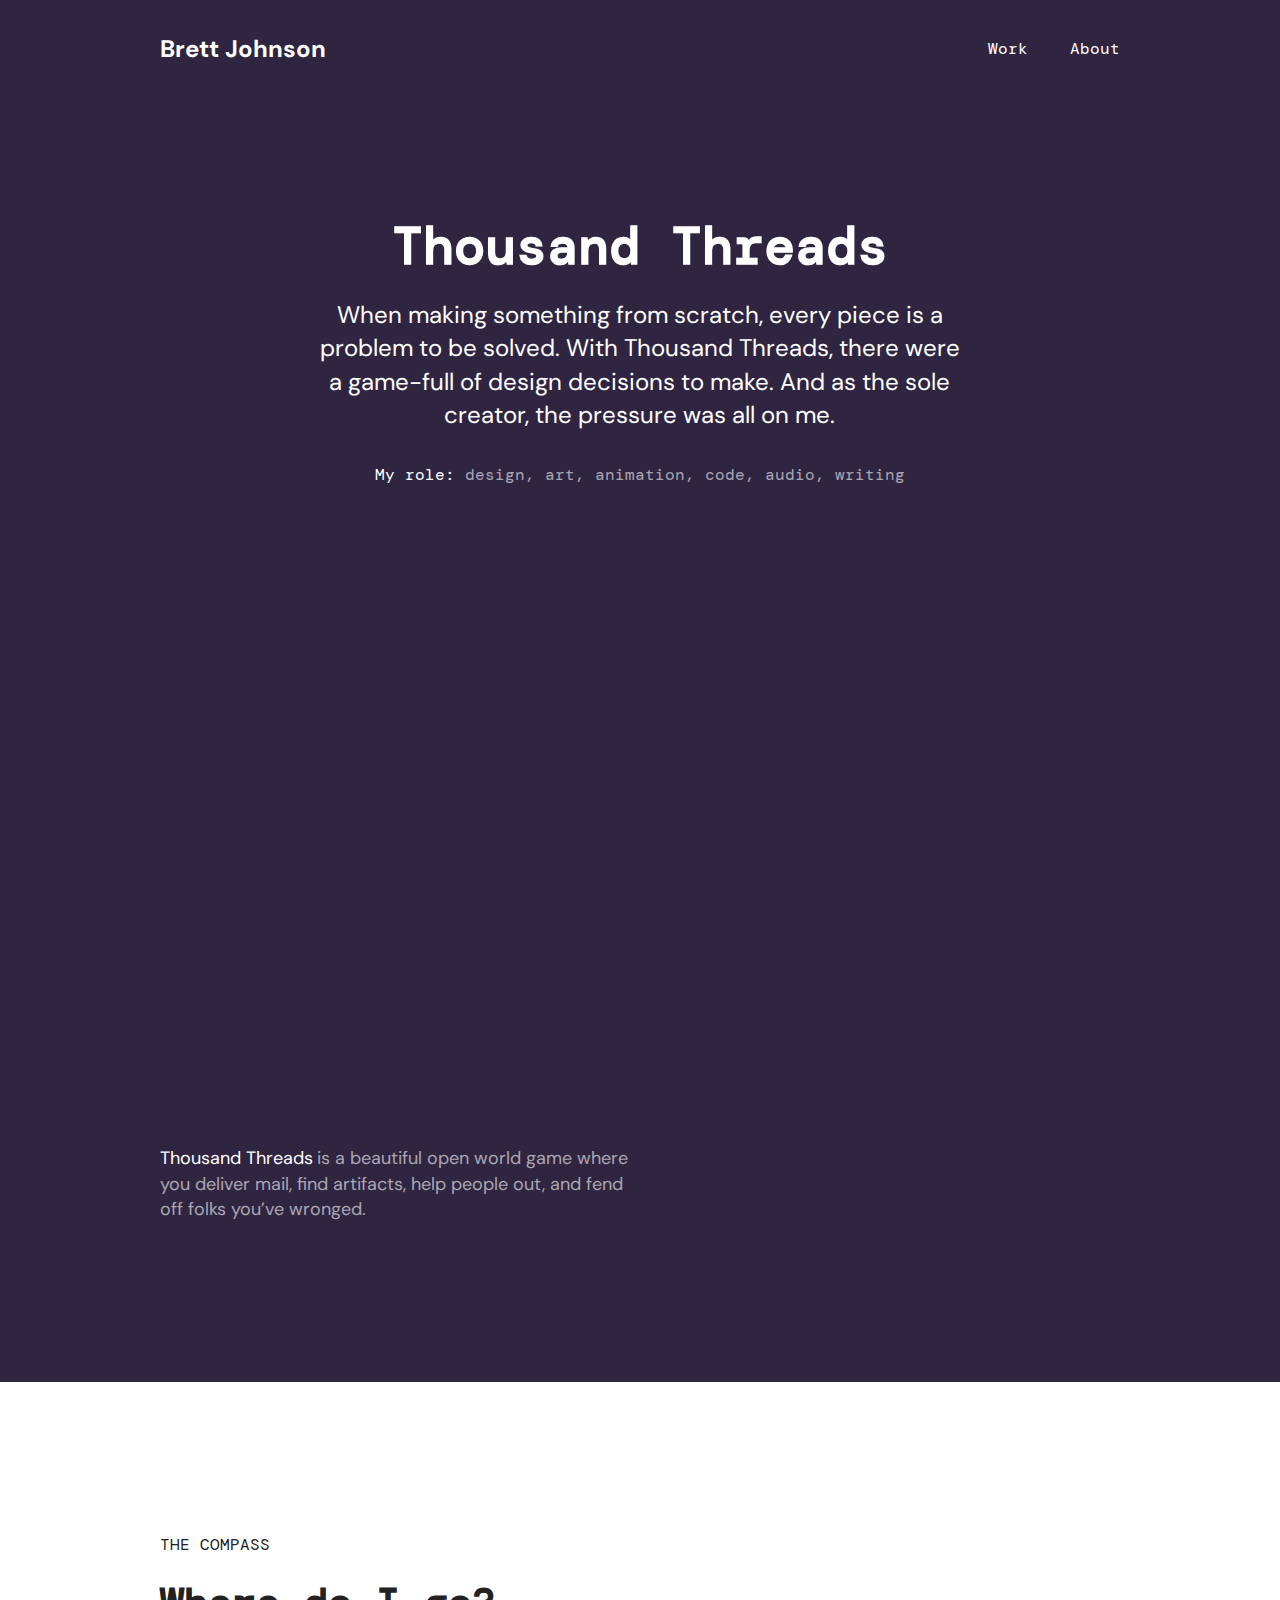
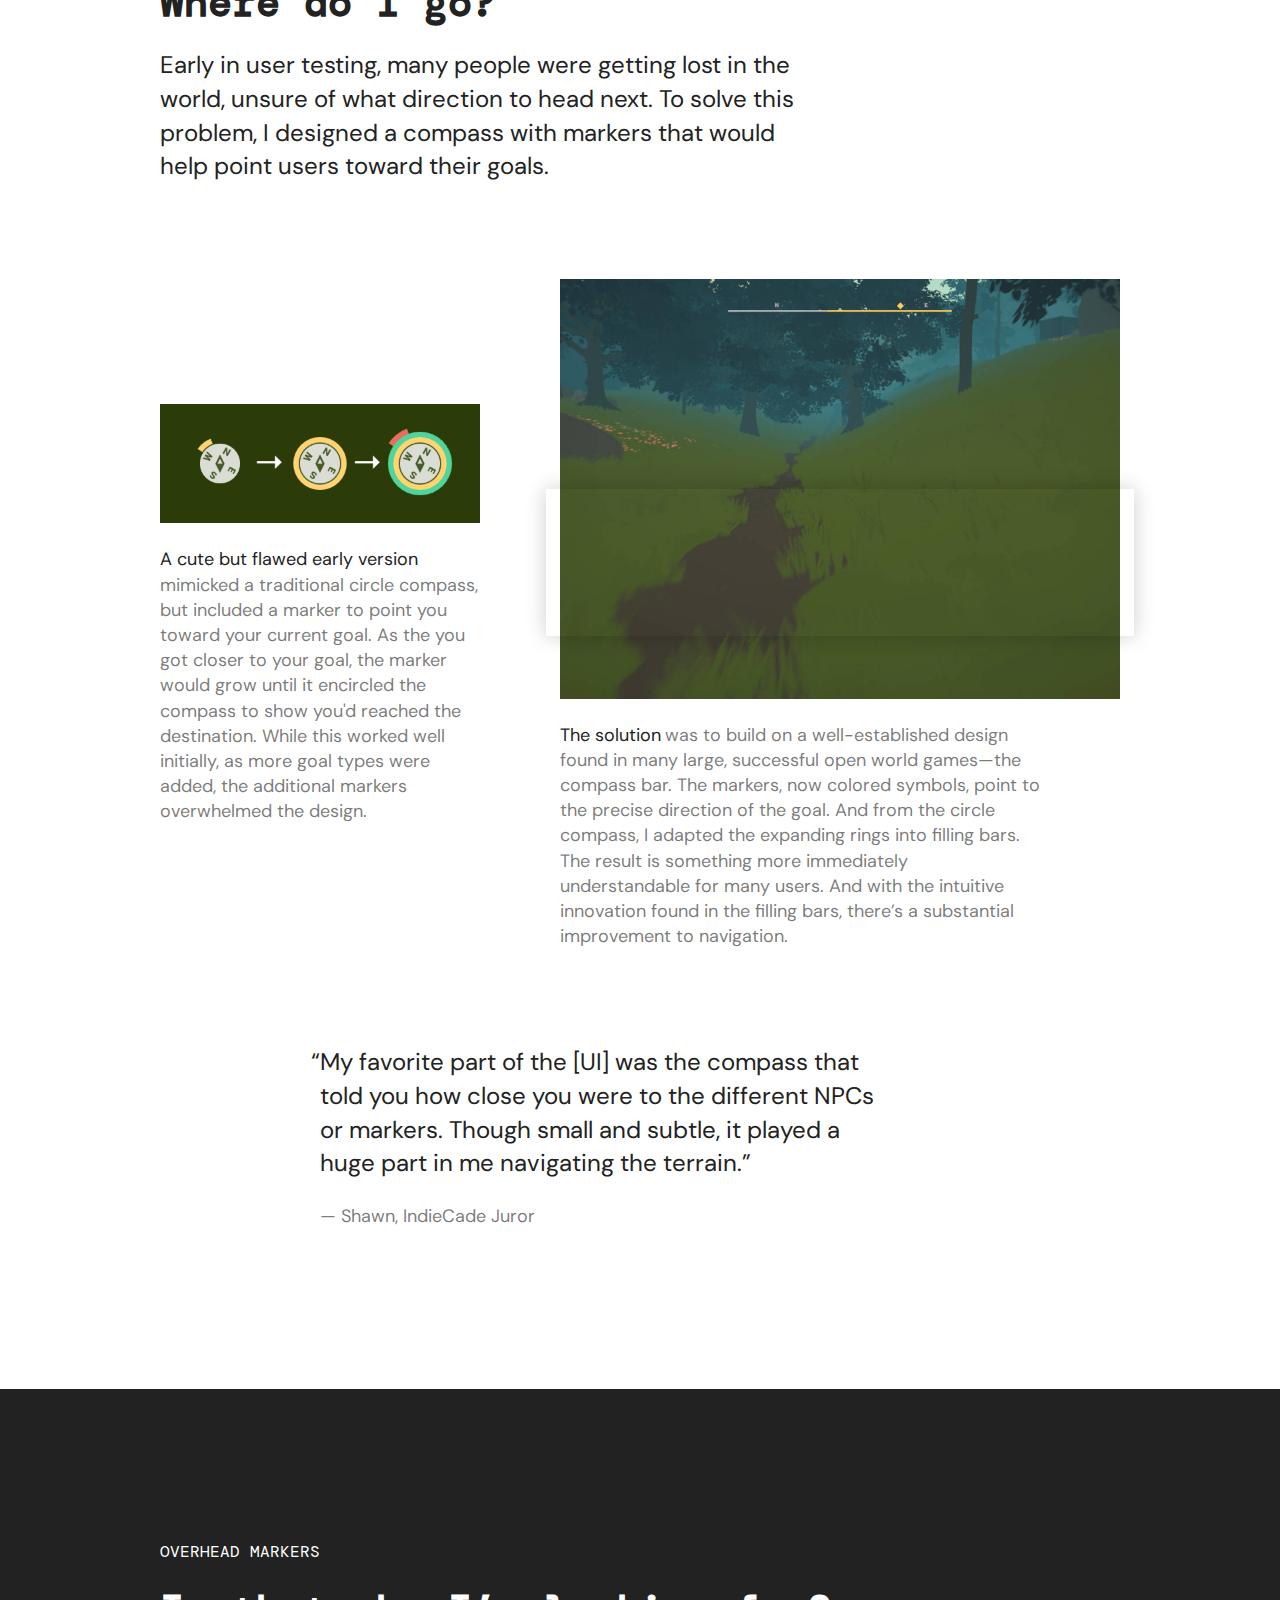
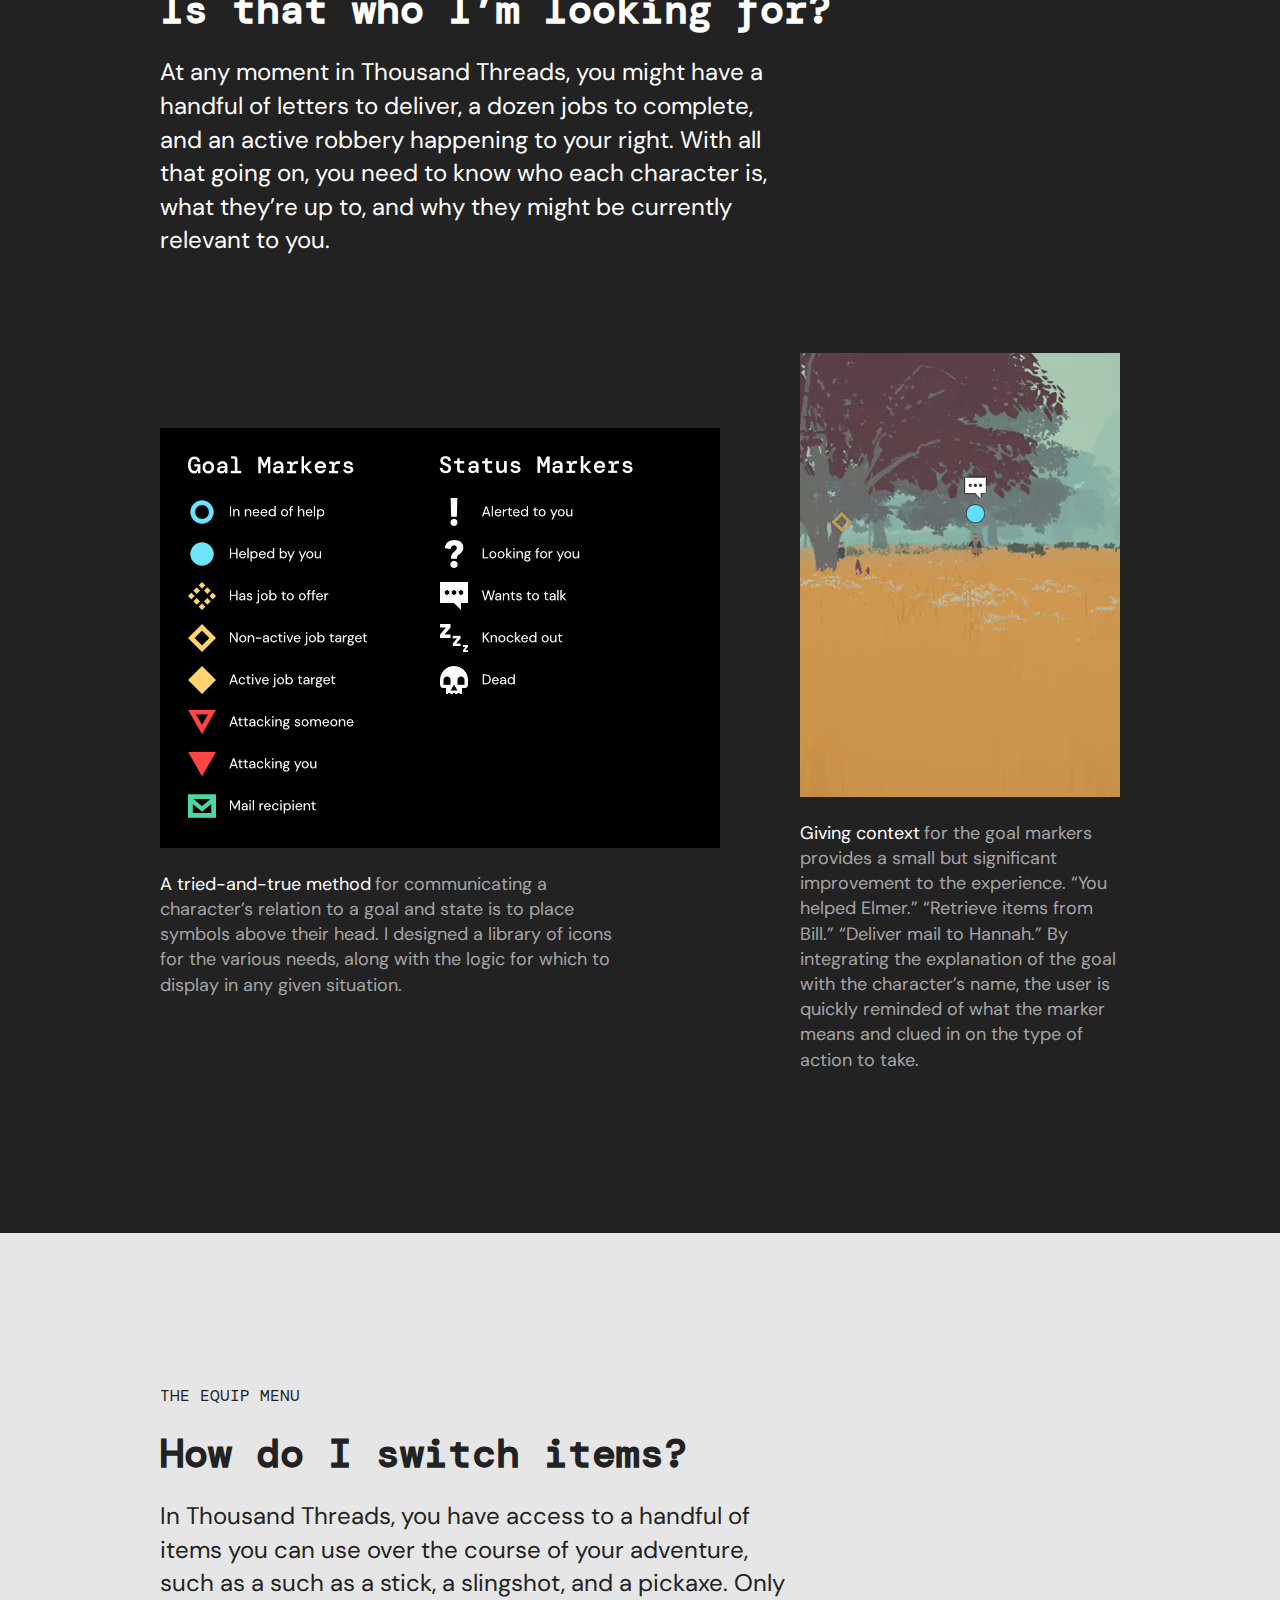
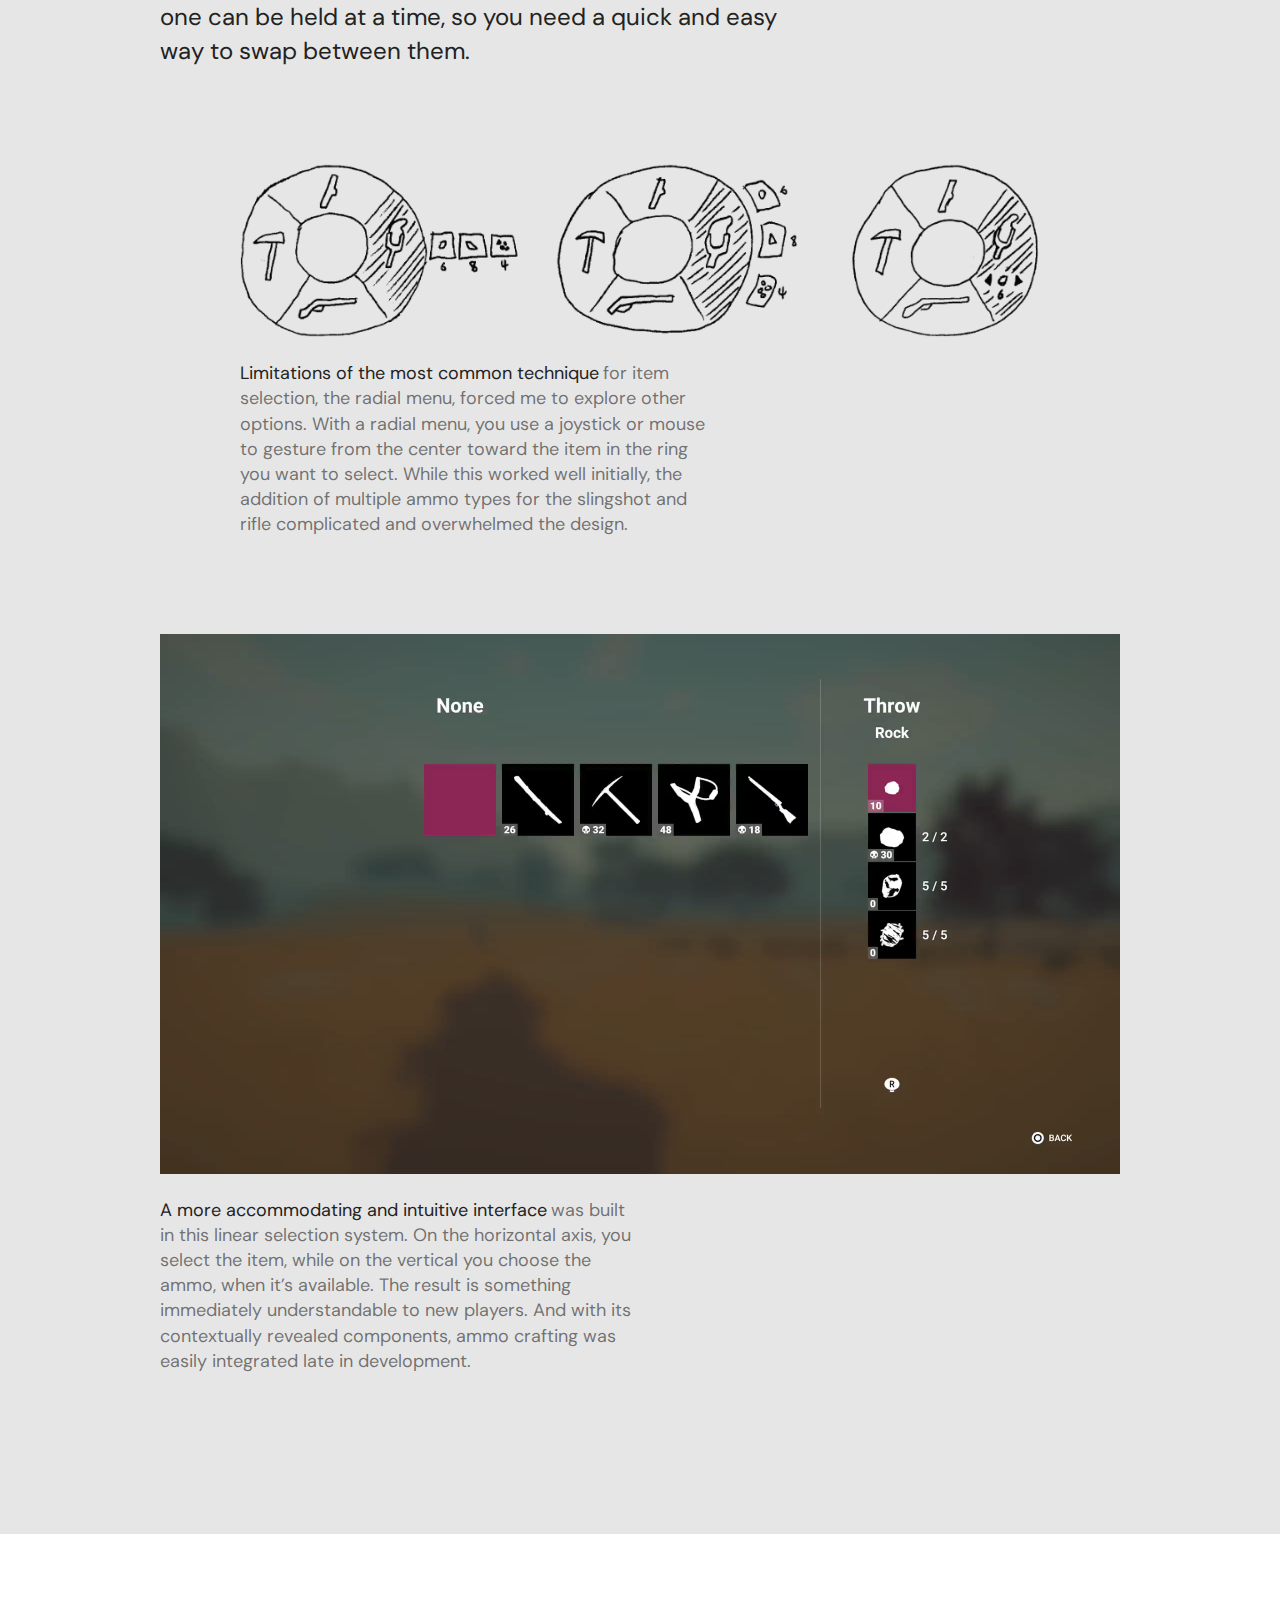
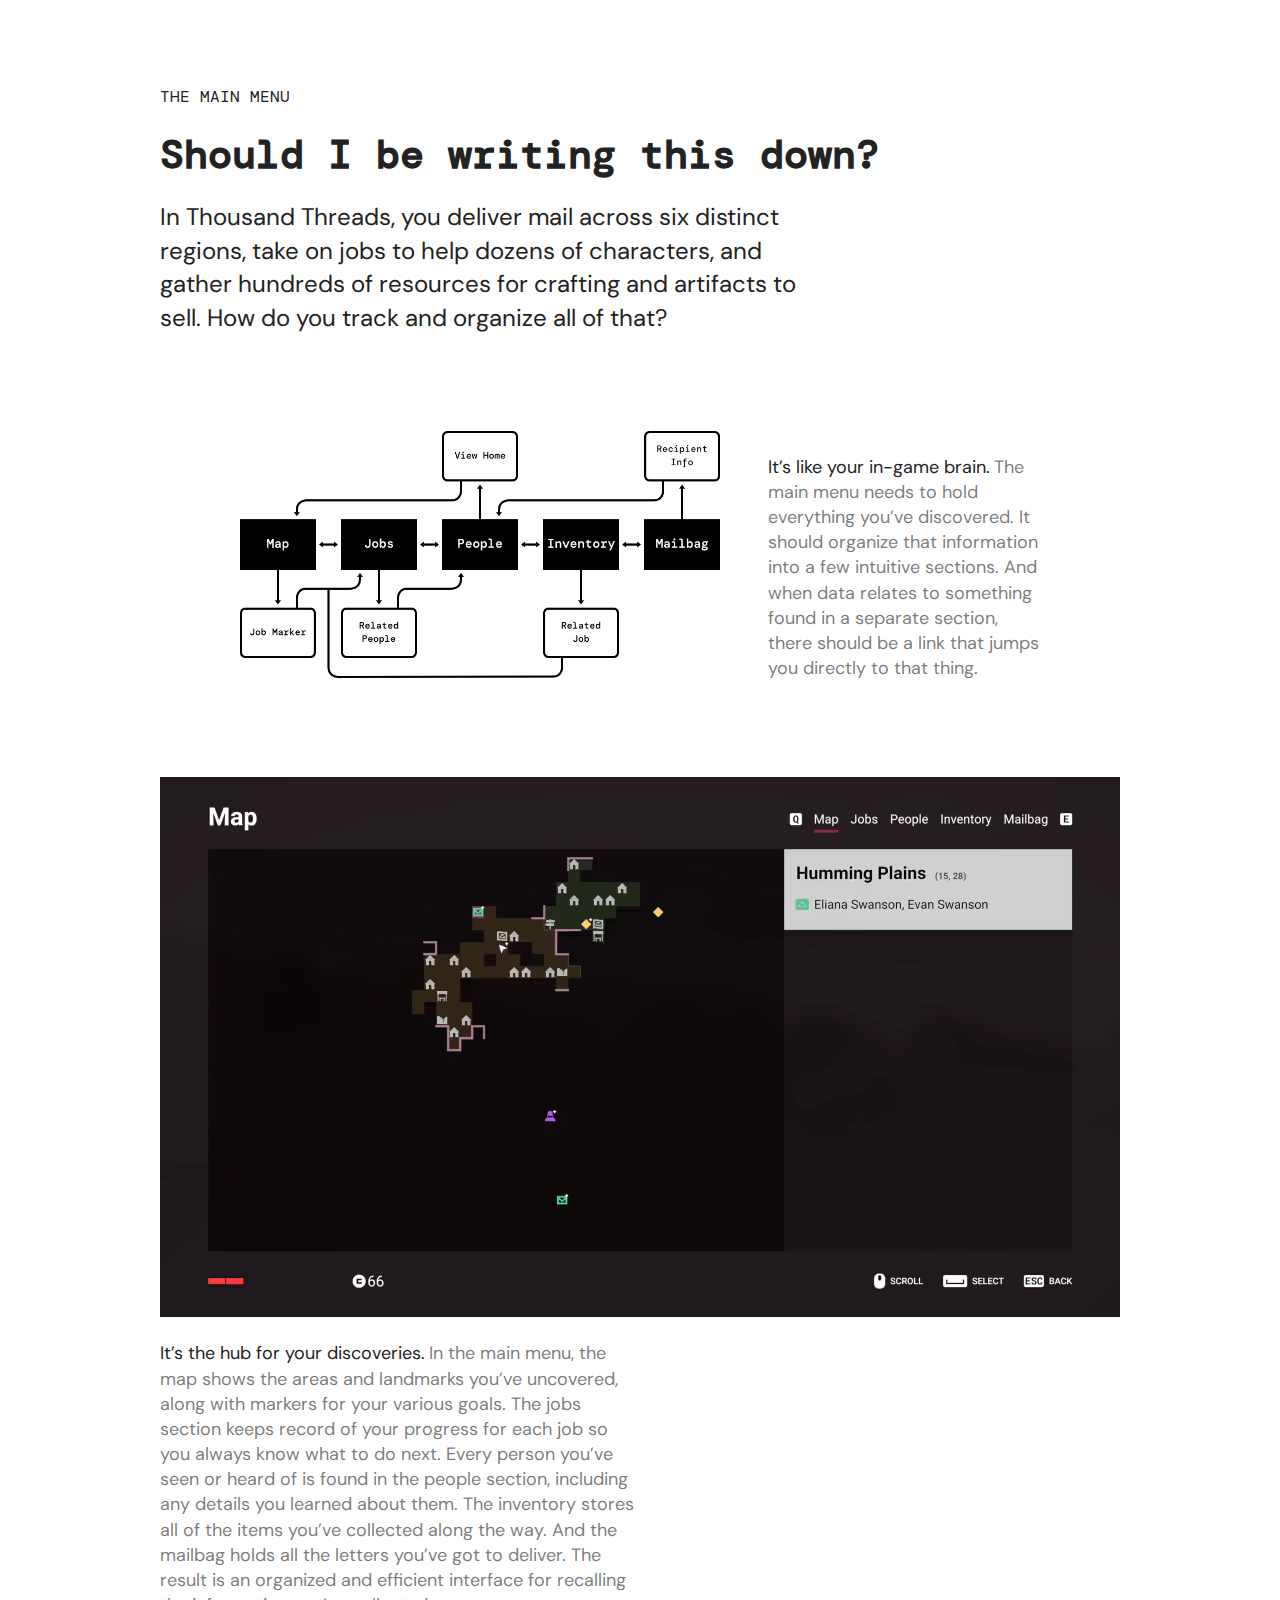
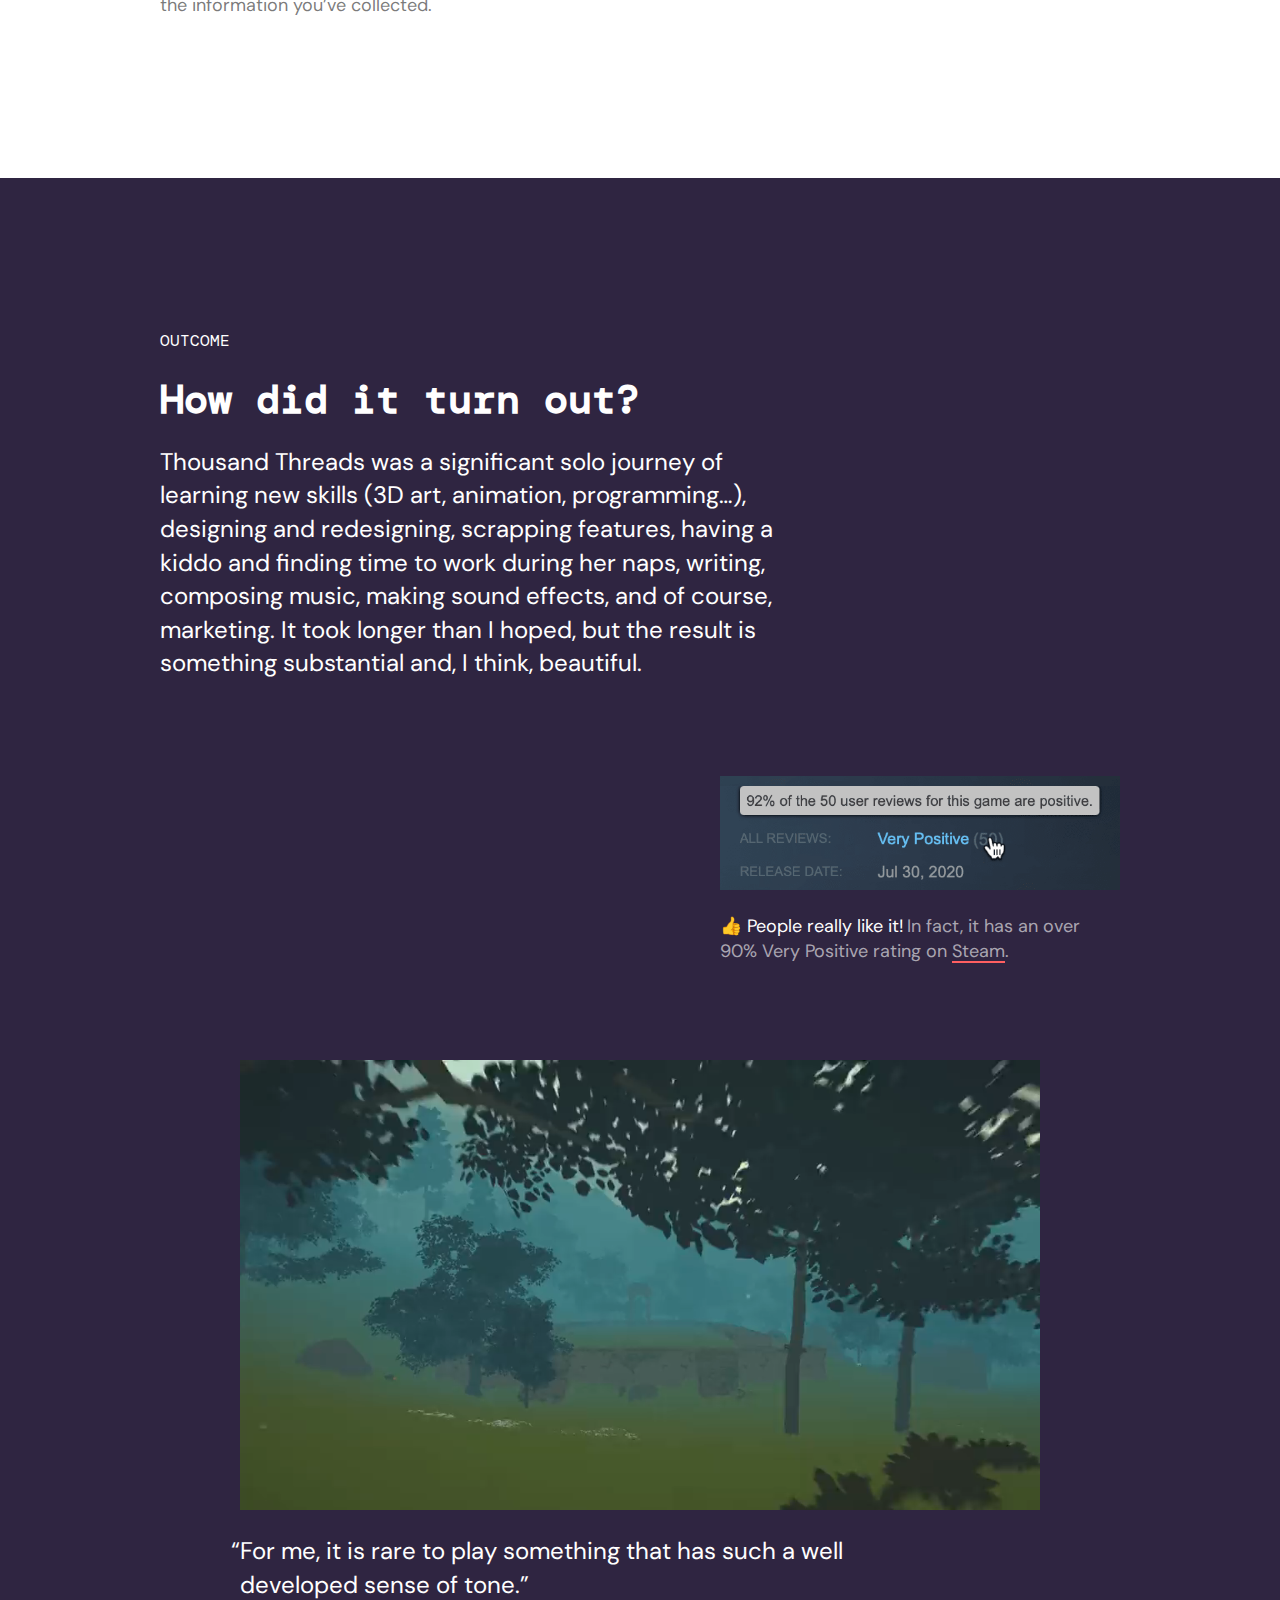
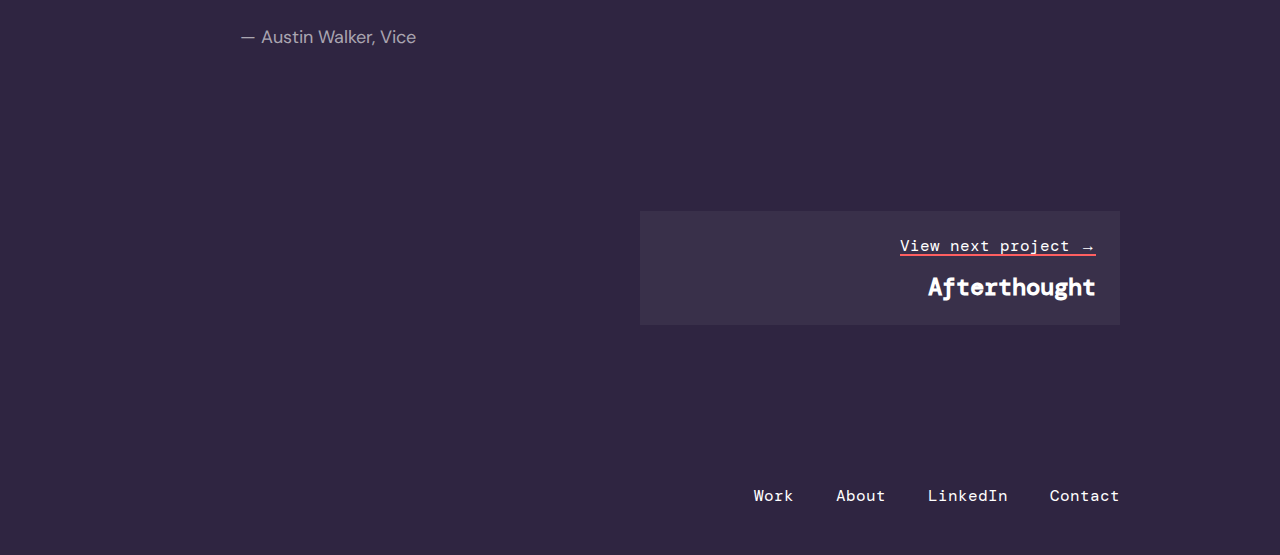
<file: thousand-threads/index.html>
<!doctype html>
<html lang="en">

<head>
  <meta charset="utf-8">
  <title>Thousand Threads - Brett Johnson</title>
  <meta name="description" content="A product designer and developer.">
  <meta name="viewport" content="width=device-width, initial-scale=1">
  <link rel="icon" type="image/png" href="/favicon.png">

  <link rel="preconnect" href="https://fonts.gstatic.com">
  <link href="https://fonts.googleapis.com/css2?family=DM+Mono:wght@400;500&family=DM+Sans:ital,wght@0,400;0,700;1,400;1,700&display=swap" rel="stylesheet">
  <link rel="stylesheet" href="/css/normalize.css">
  <link rel="stylesheet" href="/css/main.css">
</head>

<body class="thousand-threads">

  <!-- Nav bar -->
  <div class="header-bar">
    <div class="section-content">
      <div class="row">
        <div class="large-6 large-align-self-center logo">
          <a href="/">Brett Johnson</a>
        </div>
        <nav class="large-6 large-align-self-center main-nav">
          <ul>
            <li><a href="/">Work</a></li>
            <li><a href="/about">About</a></li>
          </ul>
        </nav>
      </div>
    </div>
  </div>

  <!-- Thousand Threads -->
  <section class="section-container">
    
    <div class="section-content">

      <!-- Header -->
      <div class="section-content-header">
        <div class="row">
          <div class="large-12 small-12">
            <h1 class="page-heading">Thousand Threads</h1>
          </div>
        </div>
        <div class="row">
          <div class="large-8 large-offset-2 small-12 small-offset-0">
            <p class="section-description">When making something from scratch, every piece is a problem to be solved. With Thousand Threads, there were a game-full of design decisions to make. And as the sole creator, the pressure was all on me.</p>
            <p class="project-info"><span class="project-info-heading">My role:</span> design, art, animation, code, audio, writing</p>
          </div>
        </div>
      </div>

      <!-- Trailer -->
      <div class="row">
        <div class="large-12 small-12 large-vertical-offset-4">
          <div class="video-container">
            <iframe title="Thousand Threads Trailer" src="https://www.youtube-nocookie.com/embed/hcRd5-MhUYM?vq=hd1080&modestbranding=1&rel=0&color=white" width="560" height="315" frameborder="0"></iframe>
          </div>
          <div class="caption">
            <h3 class="caption-heading">Thousand Threads</h3>
            <p>is a beautiful open world game where you deliver mail, find artifacts, help people out, and fend off folks you’ve wronged.</p>
          </div>
        </div>
      </div>

    </div>
  </section>


  <!-- Compass -->
  <section class="section-container bg-white">
    <div class="section-content">

      <div class="row">
        <div class="large-12 small-12">
          <h2 class="section-super-heading">The Compass</h2>
          <div class="section-heading">Where do I go?</div>
        </div>
      </div>
      <div class="row">
        <div class="large-8 small-12">
          <p class="section-description">Early in user testing, many people were getting lost in the world, unsure of what direction to head next. To solve this problem, I designed a compass with markers that would help point users toward their goals.</p>
        </div>
      </div>

      <div class="row large-vertical-offset-4">
        <div class="large-4 large-align-self-center small-12">
          <img src="img/thousand-threads-compass-old.png" alt="Thousand Threads - Compass">
          <div class="caption">
            <h3 class="caption-heading">A cute but flawed early version</h3>
            <p>mimicked a traditional circle compass, but included a marker to point you toward your current goal. As the you got closer to your goal, the marker would grow until it encircled the compass to show you'd reached the destination. While this worked well initially, as more goal types were added, the additional markers overwhelmed the design.</p>
          </div>
        </div>

        <div class="large-7 large-offset-1 small-12 small-offset-0 small-vertical-offset-4">
          <div class="compass">
            <img src="img/thousand-threads-compass-scene.jpg" alt="Thousand Threads - Compass Scene">
            <video autoplay loop muted playsinline src="img/thousand-threads-compass.mp4"></video>
          </div>
          <div class="caption">
            <h3 class="caption-heading">The solution</h3>
            <p>was to build on a well-established design found in many large, successful open world games—the compass bar. The markers, now colored symbols, point to the precise direction of the goal. And from the circle compass, I adapted the expanding rings into filling bars. The result is something more immediately understandable for many users. And with the intuitive innovation found in the filling bars, there’s a substantial improvement to navigation.</p>
          </div>
        </div>
      </div>

      <div class="row large-vertical-offset-4">
        <div class="large-7 large-offset-2 small-12 small-offset-0">
          <blockquote>My favorite part of the [UI] was the compass that told you how close you were to the different NPCs or markers. Though small and subtle, it played a huge part in me navigating the terrain.</blockquote>
          <div class="caption">
            <p>— Shawn, IndieCade Juror</p>
          </div>
        </div>
      </div>

    </div>
  </section>

  <!-- Overhead Markers -->
  <section class="section-container bg-dark">
    <div class="section-content">

      <div class="row">
        <div class="large-12 small-12">
          <h2 class="section-super-heading">Overhead Markers</h2>
          <div class="section-heading">Is that who I&rsquo;m looking for?</div>
        </div>
      </div>
      <div class="row">
        <div class="large-8 small-12">
          <p class="section-description">At any moment in Thousand Threads, you might have a handful of letters to deliver, a dozen jobs to complete, and an active robbery happening to your right. With all that going on, you need to know who each character is, what they’re up to, and why they might be currently relevant to you.</p>
        </div>
      </div>

      <div class="row large-vertical-offset-4">
        <div class="large-7 large-align-self-center small-12">
          <img src="img/thousand-threads-markers.png" alt="Thousand Threads - Goal and Status Markers">
          <div class="caption">
            <h3 class="caption-heading">A tried-and-true method</h3>
            <p>for communicating a character’s relation to a goal and state is to place symbols above their head. I designed a library of icons for the various needs, along with the logic for which to display in any given situation.</p>
          </div>
        </div>

        <div class="large-4 large-offset-1 small-12 small-offset-0 small-vertical-offset-4">
          <video autoplay loop muted playsinline src="img/thousand-threads-helped.mp4"></video>
          <div class="caption">
            <h3 class="caption-heading">Giving context</h3>
            <p>for the goal markers provides a small but significant improvement to the experience. “You helped Elmer.” “Retrieve items from Bill.” “Deliver mail to Hannah.” By integrating the explanation of the goal with the character’s name, the user is quickly reminded of what the marker means and clued in on the type of action to take.</p>
          </div>
        </div>
      </div>

    </div>
  </section>

  <!-- Equip Menu -->
  <section class="section-container bg-light">
    <div class="section-content">

      <div class="row">
        <div class="large-12 small-12">
          <h2 class="section-super-heading">The Equip Menu</h2>
          <div class="section-heading">How do I switch items?</div>
        </div>
      </div>
      <div class="row">
        <div class="large-8 small-12">
          <p class="section-description">In Thousand Threads, you have access to a handful of items you can use over the course of your adventure, such as a such as a stick, a slingshot, and a pickaxe. Only one can be held at a time, so you need a quick and easy way to swap between them.</p>
        </div>
      </div>

      <div class="row large-vertical-offset-4">
        <div class="large-10 large-offset-1 small-12 small-offset-0">
          <img src="img/thousand-threads-radial-menu-sketch.png" alt="Thousand Threads - Radial Menu Sketches">
          <div class="caption">
            <h3 class="caption-heading">Limitations of the most common technique</h3>
            <p>for item selection, the radial menu, forced me to explore other options. With a radial menu, you use a joystick or mouse to gesture from the center toward the item in the ring you want to select. While this worked well initially, the addition of multiple ammo types for the slingshot and rifle complicated and overwhelmed the design.</p>
          </div>
        </div>
      </div>

      <div class="row large-vertical-offset-4">
        <div class="large-12 small-12">
          <video autoplay loop muted playsinline src="img/thousand-threads-equip-menu.mp4"></video>
          <div class="caption">
            <h3 class="caption-heading">A more accommodating and intuitive interface</h3>
            <p>was built in this linear selection system. On the horizontal axis, you select the item, while on the vertical you choose the ammo, when it’s available. The result is something immediately understandable to new players. And with its contextually revealed components, ammo crafting was easily integrated late in development.</p>
          </div>
        </div>
      </div>

    </div>
  </section>

  <!-- Main Menu -->
  <section class="section-container bg-white">
    <div class="section-content">

      <div class="row">
        <div class="large-12 small-12">
          <h2 class="section-super-heading">The Main Menu</h2>
          <div class="section-heading">Should I be writing this down?</div>
        </div>
      </div>
      <div class="row">
        <div class="large-8 small-12">
          <p class="section-description">In Thousand Threads, you deliver mail across six distinct regions, take on jobs to help dozens of characters, and gather hundreds of resources for crafting and artifacts to sell. How do you track and organize all of that?</p>
        </div>
      </div>

      <div class="row large-vertical-offset-4">
        <div class="large-6 large-offset-1 small-12 small-offset-0">
          <img src="img/thousand-threads-menu-map.png" alt="Thousand Threads - Menu Map">
        </div>
        <div class="large-4 large-indent-2 large-align-self-center small-12 small-indent-0">
          <div class="caption">
            <h3 class="caption-heading">It’s like your in-game brain.</h3>
            <p>The main menu needs to hold everything you’ve discovered. It should organize that information into a few intuitive sections. And when data relates to something found in a separate section, there should be a link that jumps you directly to that thing.</p>
          </div>
        </div>
      </div>

      <div class="row large-vertical-offset-4">
        <div class="large-12 small-12">
          <video autoplay loop muted playsinline src="img/thousand-threads-main-menu.mp4"></video>
          <div class="caption">
            <h3 class="caption-heading">It’s the hub for your discoveries.</h3>
            <p>In the main menu, the map shows the areas and landmarks you’ve uncovered, along with markers for your various goals. The jobs section keeps record of your progress for each job so you always know what to do next. Every person you’ve seen or heard of is found in the people section, including any details you learned about them. The inventory stores all of the items you’ve collected along the way. And the mailbag holds all the letters you’ve got to deliver. The result is an organized and efficient interface for recalling the information you’ve collected.</p>
          </div>
        </div>
      </div>

    </div>
  </section>

  <!-- Wrap-up -->
  <section class="section-container">
    <div class="section-content">

      <div class="row">
        <div class="large-12 small-12">
          <h2 class="section-super-heading">Outcome</h2>
          <div class="section-heading">How did it turn out?</div>
        </div>
      </div>
      <div class="row">
        <div class="large-8 small-12">
          <p class="section-description">Thousand Threads was a significant solo journey of learning new skills (3D art, animation, programming…), designing and redesigning, scrapping features, having a kiddo and finding time to work during her naps, writing, composing music, making sound effects, and of course, marketing. It took longer than I hoped, but the result is something substantial and, I think, beautiful.</p>
        </div>
      </div>

      <div class="row large-vertical-offset-4">
        <div class="large-5 large-offset-7 small-12 small-offset-0">
          <img src="img/thousand-threads-steam-reviews.png" alt="Thousand Threads - Steam Reviews">
          <div class="caption">
            <h3 class="caption-heading">&#128077; People really like it!</h3>
            <p>In fact, it has an over 90% Very Positive rating on <a href="https://store.steampowered.com/app/972770/Thousand_Threads/" target="_blank" rel="noopener">Steam</a>.</p>
          </div>
        </div>
      </div>

      <div class="row large-vertical-offset-4">
        <div class="large-10 large-offset-1 small-12 small-offset-0">
          <video autoplay loop muted playsinline src="img/thousand-threads-nature.mp4"></video>
          <blockquote class="large-vertical-offset-1">For me, it is rare to play something that has such a well developed sense of tone.</blockquote>
          <div class="caption">
            <p>— Austin Walker, Vice</p>
          </div>
        </div>
      </div>

    </div>
  </section>

  <!-- Next project -->
  <section class="next-work-container">
    <div class="section-content">
      <div class="row">
        <div class="large-6 large-offset-6 small-12 small-offset-0">
          <div class="next-work-card">
            <a class="work-card-overlay-link" href="/afterthought/"></a>
            <div class="next-work-card-label">
              <a class="next-work-card-link" href="/afterthought/">View next project &rarr;</a>
              <div class="next-work-card-heading">Afterthought</div>
            </div>
          </div>
        </div>
      </div>
    </div>
  </section>
  
  <!-- Footer -->
  <footer class="main-footer">
    <div class="section-content">
      <div class="row">
        <nav class="large-12 large-align-self-center small-12 main-nav">
          <ul>
            <li><a href="/">Work</a></li>
            <li><a href="/about">About</a></li>
            <li><a href="https://www.linkedin.com/in/bybrettjohnson/">LinkedIn</a></li>
            <li><a href="mailto:brett@bybrettjohnson.com">Contact</a></li>
          </ul>
        </nav>
      </div>
    </div>
  </footer>

  <script>
    window.ga = function () { ga.q.push(arguments) }; ga.q = []; ga.l = +new Date;
    ga('create', 'UA-18026229-6', 'auto'); ga('set', 'anonymizeIp', true); ga('set', 'transport', 'beacon'); ga('send', 'pageview')
  </script>
  <script src="https://www.google-analytics.com/analytics.js" async></script>

</body>

</html>
</file>
<file: css/main.css>
/*! HTML5 Boilerplate v8.0.0 | MIT License | https://html5boilerplate.com/ */

/* main.css 2.1.0 | MIT License | https://github.com/h5bp/main.css#readme */
/*
 * What follows is the result of much research on cross-browser styling.
 * Credit left inline and big thanks to Nicolas Gallagher, Jonathan Neal,
 * Kroc Camen, and the H5BP dev community and team.
 */

/* ==========================================================================
   Base styles: opinionated defaults
   ========================================================================== */

html {
  color: #222;
  font-size: 1em;
  line-height: 1.4;
}

/*
 * Remove text-shadow in selection highlight:
 * https://twitter.com/miketaylr/status/12228805301
 *
 * Vendor-prefixed and regular ::selection selectors cannot be combined:
 * https://stackoverflow.com/a/16982510/7133471
 *
 * Customize the background color to match your design.
 */

::-moz-selection {
  background: #b3d4fc;
  text-shadow: none;
}

::selection {
  background: #b3d4fc;
  text-shadow: none;
}

/*
 * A better looking default horizontal rule
 */

hr {
  display: block;
  height: 1px;
  border: 0;
  border-top: 1px solid #ccc;
  margin: 1em 0;
  padding: 0;
}

/*
 * Remove the gap between audio, canvas, iframes,
 * images, videos and the bottom of their containers:
 * https://github.com/h5bp/html5-boilerplate/issues/440
 */

audio,
canvas,
iframe,
img,
svg,
video {
  vertical-align: middle;
}

/*
 * Remove default fieldset styles.
 */

fieldset {
  border: 0;
  margin: 0;
  padding: 0;
}

/*
 * Allow only vertical resizing of textareas.
 */

textarea {
  resize: vertical;
}

/* ==========================================================================
   Author's custom styles
   ========================================================================== */

:root {
  --white: #fff;
  --white-transparent: #ffffff99;
  --dark-gray: #222;
  --dark-gray-transparent: #22222299;
  --link-color: #ff5f61;
  --font-main: 'DM Sans', sans-serif;
  --font-headline: 'DM Mono', sans-serif;
  --font-secondary: 'DM Mono', sans-serif;
  --font-color-a: var(--dark-gray);
  --font-color-b: var(--dark-gray-transparent);
  --gray: #d1d8d5;
  --content-max-width: 960px;
  /* --content-max-width: 1152px; */
  --dark-bg-color: #222;
  --light-bg-color: #e6e6e6;
  --page-side-margin: 3rem;
}

* {
  box-sizing: border-box;
  color: var(--font-color-a);
}

html {
  scroll-behavior: smooth;
}

img, 
video {
  max-width: 100%;
}

body {
  font-family: var(--font-main);
  color: var(--dark-gray);
  padding: 0;
}

p {
  margin: 0;
  font-size: 1.125rem;
}

h1, 
h2, 
h3 {
  margin: 0;
}

a {
  text-decoration: none;
  box-shadow: inset 0 -2px 0 var(--link-color);
  color: inherit;
  position: relative;
  z-index: 1;
}

a::after {
  content: "";
  position: absolute;
  z-index: -1;
  left: 0;
  top: 0;
  width: 100%;
  height: 100%;
  background-color: var(--link-color) !important;
  transform: translate(0, 50%) scale(1, 0) ;
  transition: transform 0.15s var(--ease-out-quart);
}

a:hover {
  color: var(--font-color-a);
}

a:hover::after {
  transform: translate(0, 0) scale(1, 1) ;
  transition: transform 0.15s var(--ease-out-snap-back-small);
}

blockquote::before {
  content: open-quote;
}

blockquote::after {
  content: close-quote;
}

blockquote {
  quotes: "“" "”" "‘" "’";
  margin: 0;
  font-size: 1.5rem;
  text-indent: -0.575rem;
  max-width: 640px;
}

/* If there's support, erase the indent and use the property instead */
@supports ( hanging-punctuation: first) {
  blockquote {
    text-indent: 0;
    hanging-punctuation: first;
  }
}

.button {
  border: 2px solid var(--link-color);
  box-shadow: none;
  display: inline-block;
  padding: .5rem 1rem;
  border-radius: .875rem;
  font-size: 1rem;
  font-family: var(--font-secondary);
  color: var(--font-color-a);
  overflow: hidden;
}

.bg-dark {
  background-color: var(--dark-bg-color);
  --font-color-a: var(--white);
  --font-color-b: var(--white-transparent);
}

.bg-light {
  background-color: var(--light-bg-color);
  --font-color-a: var(--dark-gray);
  --font-color-b: var(--dark-gray-transparent);
}

.bg-white {
  background-color: var(--white);
  --font-color-a: var(--dark-gray);
  --font-color-b: var(--dark-gray-transparent);
}

.section-container {
  display: grid;
  place-items: center;
  padding: 9.5rem var(--page-side-margin) 10rem var(--page-side-margin);
  position: relative;
}

.section-content {
  max-width: var(--content-max-width);
  width: 100%;
}

.section-content-header {
  text-align: center;
}

.section-heading {
  font-family: var(--font-headline);
  font-size: 2.5rem;
  line-height: 2.75rem;
  font-weight: bold;
}

.section-super-heading {
  font-family: var(--font-secondary);
  font-size: 1rem;
  margin-bottom: 1.5rem;
  font-weight: normal;
  text-transform: uppercase;
}

.section-description {
  font-size: 1.5rem;
  margin-top: 1.5rem;
}

.section-content-block {
  margin-top: 6rem;
}

.page-heading {
  font-family: var(--font-headline);
  font-size: 3.25rem;
  line-height: 3.5rem;
}

.project-info {
  font-family: var(--font-secondary);
  font-size: 0.875rem;
  font-size: 1rem;
  color: var(--font-color-b);
  margin-top: 2rem;
}

.project-info-heading {
  color: var(--font-color-a);
}

.info-separator {
  margin: 0 0.25rem;
  display: inline-block;
}

.profile-photo {
  margin: 0 auto;
  height: 180px;
  border-radius: 100%;
  border-radius: 1rem;
}

/* ==========================================================================
   Captions
   ========================================================================== */

.caption {
  margin-top: 1.5rem;
  font-size: 1rem;
  max-width: 480px;
}

.caption-heading {
  display: inline;
  font-family: var(--font-main);
  font-size: 1.125rem;
  font-weight: normal;
  line-height: 1.4;
}

.caption p {
  display: inline;
  color: var(--font-color-b);
}

.caption ul {
  padding-left: 0;
  margin: 0;
  /* margin-top: 1rem; */
}

.caption ul li {
  list-style-type: none;
  color: var(--font-color-b);
  font-size: 1.125rem;
  margin-top: 1rem;
}

/* ==========================================================================
   Header Nav Bar
   ========================================================================== */

.header-bar {
  width: 100%;
  display: grid;
  place-items: center;
  padding: 2rem var(--page-side-margin) 0 var(--page-side-margin);
}

.logo {
  font-size: 1.5rem;
  font-weight: bold;
}

.logo a {
  box-shadow: none;
}

.main-nav {
  text-align: right;
  font-family: var(--font-secondary);
  font-size: 1rem;
}

.main-nav ul {
  list-style: none;
  padding: 0;
  margin: 0;
}

.main-nav li {
  display: inline;
}

.main-nav li:not(:last-child) {
  margin-right: 2rem;
}

.main-nav a:not(.selected) {
  box-shadow: none;
}

/* ==========================================================================
   Footer
   ========================================================================== */

.main-footer {
    width: 100%;
    display: grid;
    place-items: center;
    padding: 4rem var(--page-side-margin) 3rem var(--page-side-margin);
    padding: 0 var(--page-side-margin) 3rem var(--page-side-margin);
}

.main-footer a {
  box-shadow: none;
}

/* ==========================================================================
   Home/Work
   ========================================================================== */

.home {
  background-color: #D1D8D5;
}

.home .logo a {
  visibility: hidden;
}

.home-page-heading {
  font-size: 4rem;
  line-height: 4.25rem;
}

.main-header .section-description {
  font-family: var(--font-secondary);
  color: var(--font-color-b);
}

/* ==========================================================================
   Work Cards
   ========================================================================== */

.work-card-section {
  display: grid;
  place-items: center;
  padding: 0 var(--page-side-margin) 4rem var(--page-side-margin);
}

.work-card-container {
  padding-bottom: 6rem;
}

.work-card {
  position: relative;
}

.work-card-label {
  padding-top: 1.5rem;
}

.work-card-heading {
  font-family: var(--font-headline);
  font-size: 1.5rem;
  line-height: 1.75rem;
}

.work-card-description {
  font-size: 1.125rem;
  margin-top: .5rem;
  color: var(--font-color-b);
}

.work-card-link {
  position: relative;
  z-index: 10; /* to place it above work-card-overlay-link */
  font-family: var(--font-secondary);
  font-size: 1.125rem;
  margin-top: .5rem;
  display: inline-block;
}

a.work-card-overlay-link {
  position: absolute;
  left: 0;
  top: 0;
  width: 100%;
  height: 100%;
  box-shadow: none;
  background-color: unset;
  z-index: 1;
}

a.work-card-overlay-link::after {
  content: none;
}

.work-card-image {
  --work-card-hover-offset: 1rem;
  --work-card-hover-transition-time: .3s;
  position: relative;
}

.work-card-image::after {
  content: "";
  position: absolute;
  z-index: -1;
  left: 0;
  top: 0;
  width: 100%;
  height: 100%;
  background-color: inherit;
  transition: transform var(--work-card-hover-transition-time) var(--ease-out-expo);
}

.work-card:hover .work-card-image::after {
  transform: translate(var(--work-card-hover-offset), var(--work-card-hover-offset));
  transition: transform var(--work-card-hover-transition-time) var(--ease-out-snap-back);
}

.work-card-image {
  transition: transform var(--work-card-hover-transition-time) var(--ease-out-expo);
}

.work-card:hover .work-card-image {
  transform: translate(calc(var(--work-card-hover-offset) * -.5), calc(var(--work-card-hover-offset) * -1));
  transition: transform var(--work-card-hover-transition-time) var(--ease-out-snap-back);
}


/* ==========================================================================
   Next work cards
   ========================================================================== */

.next-work-container {
  display: grid;
  place-items: center;
  padding: 0 var(--page-side-margin) 10rem var(--page-side-margin);
  position: relative;
}

.next-work-card {
  position: relative;
  text-align: right;
}

.next-work-card-label {
  --work-card-hover-offset: 1rem;
  --work-card-hover-transition-time: .3s;
  position: relative;
  text-align: right;
  padding: 1.5rem;
  transition: transform var(--work-card-hover-transition-time) var(--ease-out-expo);
}

.next-work-card-heading {
  position: relative;
  z-index: 1;
  font-family: var(--font-headline);
  font-weight: bold;
  font-size: 1.5rem;
  line-height: 1.75rem;
  margin-top: 1rem;
}

.next-work-card-link {
  position: relative;
  z-index: 100; /* to place it above work-card-overlay-link */
  font-family: var(--font-secondary);
  font-size: 1rem;
}

.next-work-card-label::before {
  content: "";
  position: absolute;
  z-index: -90;
  left: 0;
  top: 0;
  width: 100%;
  height: 100%;
  background-color: rgba(255, 255, 255, 0.05);
}

.next-work-card-label::after {
  content: "";
  position: absolute;
  z-index: -100;
  left: 0;
  top: 0;
  width: 100%;
  height: 100%;
  transition: transform var(--work-card-hover-transition-time) var(--ease-out-expo);
}

.next-work-card:hover .next-work-card-label::after {
  background-color: rgba(0, 0, 0, 0.3);
  transform: translate(var(--work-card-hover-offset), var(--work-card-hover-offset));
  transition: transform var(--work-card-hover-transition-time) var(--ease-out-snap-back);
}

.next-work-card:hover .next-work-card-label {
  --font-color-a: var(--dark-gray);
  --font-color-b: var(--dark-gray-transparent);
  transform: translate(calc(var(--work-card-hover-offset) * -.5), calc(var(--work-card-hover-offset) * -1));
  transition: transform var(--work-card-hover-transition-time) var(--ease-out-snap-back);
}

.next-work-card:hover .next-work-card-label::before {
  background-color: var(--light-bg-color);
  transition: transform var(--work-card-hover-transition-time) var(--ease-out-expo);
}


/* ==========================================================================
   About
   ========================================================================== */

.about {
  background-color: #D1D8D5;
}

.about .logo a {
  visibility: hidden;
}

/* ==========================================================================
   Thousand Threads
   ========================================================================== */

.thousand-threads {
  background-color: #2F2541;
  --font-color-a: var(--white);
  --font-color-b: var(--white-transparent);
}

.compass {
  text-align: center;
  position: relative;
}

.compass img {
  width: 100%;
}

.compass video {
  position: absolute;
  max-width: 105%;
  left: -2.5%;
  bottom: 15%;
  box-shadow: rgba(0, 0, 0, 0.2) 0 0 1.25rem 0;
}

/* ==========================================================================
   Afterthought
   ========================================================================== */

.afterthought {
  background-color: #6129D1;
  --font-color-a: var(--white);
  --font-color-b: var(--white-transparent);
}

.afterthought-phone {
  --device-border-radius: 12%;
  border-radius: var(--device-border-radius) / calc(390 / 844 * var(--device-border-radius));
}

/* ==========================================================================
   Expedia Widget
   ========================================================================== */

.expedia-widget {
  background-color: #FFC94C;
  --font-color-a: var(--dark-gray);
  --font-color-b: var(--dark-gray-transparent);
}

.expedia-widget-phone {
  --device-border-radius: 10%;
  border-radius: var(--device-border-radius) / calc(375 / 812 * var(--device-border-radius));
}

.expedia-widget-ipad {
  --device-border-radius: 2%;
  border-radius: var(--device-border-radius) / calc(1180 / 820 * var(--device-border-radius));
}

/* ==========================================================================
   Films by
   ========================================================================== */

.films-by {
  background-color: #222;
  --font-color-a: var(--white);
  --font-color-b: var(--white-transparent);
}

.films-by-main {
  position: relative;
  padding-right: 2.5rem;
}

.films-by-phone {
  position: absolute;
  right: 0;
  bottom: -.75rem;
  width: 20%;
  --device-border-radius: 9%;
  border-radius: var(--device-border-radius) / calc(320 / 692 * var(--device-border-radius));
  box-shadow: rgba(0, 0, 0, 0.2) 0 0 1.25rem 0;
}

/* ==========================================================================
   Design by
   ========================================================================== */

.design-by {
  background-color: #301e30;
  --font-color-a: var(--white);
  --font-color-b: var(--white-transparent);
}

.design-by-main {
  position: relative;
  padding-left: 2.5rem;
}

.design-by-phone {
  position: absolute;
  left: 0;
  bottom: -.75rem;
  width: 20%;
  --device-border-radius: 9%;
  border-radius: var(--device-border-radius) / calc(320 / 692 * var(--device-border-radius));
  box-shadow: rgba(0, 0, 0, 0.2) 0 0 1.25rem 0;
}

.design-by-phone-b {
  --device-border-radius: 10%;
  border-radius: var(--device-border-radius) / calc(320 / 692 * var(--device-border-radius));
}

/* ==========================================================================
   King Pong
   ========================================================================== */

.king-pong {
  background-color: #0b304b;
  --font-color-a: var(--white);
  --font-color-b: var(--white-transparent);
}

.king-pong-devices {
  position: relative;
  padding-bottom: .75rem;
  padding-right: 2.5rem;
}

.king-pong-phone {
  position: absolute;
  right: 0;
  bottom: 0;
  width: 26%;
  --device-border-radius: 9%;
  border-radius: var(--device-border-radius) / calc(320 / 692 * var(--device-border-radius));
  box-shadow: rgba(0, 0, 0, 0.1) 0 0 1.25rem 0;
}

.king-pong-tablet {
  --device-border-radius: 2%;
  border-radius: var(--device-border-radius) / calc(960 / 666 * var(--device-border-radius));
}

/* ==========================================================================
   Power Eng
   ========================================================================== */

.power-eng {
  background-color: #333;
  --font-color-a: var(--white);
  --font-color-b: var(--white-transparent);
}

/* ==========================================================================
   Air Force Academy
   ========================================================================== */

.air-force-academy {
  background-color: #00529C;
  --font-color-a: var(--white);
  --font-color-b: var(--white-transparent);
}

/* ==========================================================================
   Responsive Video
   ========================================================================== */

.video-container {
  position: relative;
  padding-bottom: 56.25%;
  padding-top: 0;
  height: 0;
  overflow: hidden;
}

.video-container iframe,
.video-container object,
.video-container embed {
  position: absolute;
  top: 0;
  left: 0;
  width: 100%;
  height: 100%;
}

/* ==========================================================================
   Easing curves
   ========================================================================== */

:root {
  --ease-out-quart: cubic-bezier(0.25, 1, 0.5, 1);
  --ease-out-expo: cubic-bezier(0.16, 1, 0.3, 1);
  --ease-out-snap-back: cubic-bezier(0.0, 2, 0.64, 1);
  --ease-out-snap-back-small: cubic-bezier(0.0, 1.5, 0.64, 1);
}


/* ==========================================================================
   Text Alignment
   ========================================================================== */

.large-align-text-left {
  text-align: left;
}
.large-align-text-right {
  text-align: right;
}
.large-align-text-center {
  text-align: center;
}

@media only screen and (max-width: 1068px) {
  .medium-align-text-left {
    text-align: left;
  }
  .medium-align-text-right {
    text-align: right;
  }
  .medium-align-text-center {
    text-align: center;
  }
}

@media only screen and (max-width: 734px) {
  .small-align-text-left {
    text-align: left;
  }
  .small-align-text-right {
    text-align: right;
  }
  .small-align-text-center {
    text-align: center;
  }
}

/* ==========================================================================
   Horizontal Padding Indents
   ========================================================================== */

:root {
  --indent-1: 1.5rem;
  --indent-2: 3rem;
}

.large-indent-0 {
  padding-left: 0;
}
.large-indent-1 {
  padding-left: var(--indent-1);
}
.large-indent-2 {
  padding-left: var(--indent-2);
}

.large-indent-right-0 {
  padding-right: 0;
}
.large-indent-right-1 {
  padding-right: var(--indent-1);
}
.large-indent-right-2 {
  padding-right: var(--indent-2);
}

@media only screen and (max-width: 1068px) {
  .medium-indent-0 {
    padding-left: 0;
  }
  .medium-indent-1 {
    padding-left: var(--indent-1);
  }
  .medium-indent-2 {
    padding-left: var(--indent-2);
  }
  
  .medium-indent-right-0 {
    padding-right: 0;
  }
  .medium-indent-right-1 {
    padding-right: var(--indent-1);
  }
  .medium-indent-right-2 {
    padding-right: var(--indent-2);
  }
}

@media only screen and (max-width: 734px) {
  .small-indent-0 {
    padding-left: 0;
  }
  .small-indent-1 {
    padding-left: var(--indent-1);
  }
  .small-indent-2 {
    padding-left: var(--indent-2);
  }
  
  .small-indent-right-0 {
    padding-right: 0;
  }
  .small-indent-right-1 {
    padding-right: var(--indent-1);
  }
  .small-indent-right-2 {
    padding-right: var(--indent-2);
  }
}

/* ==========================================================================
   Vertical Offsets
   ========================================================================== */

:root {
  --vertical-offset-1: 1.5rem;
  --vertical-offset-2: 3rem;
  --vertical-offset-3: 4.5rem;
  --vertical-offset-4: 6rem;
  --vertical-offset-5: 7.5rem;
  --vertical-offset-6: 9rem;
  --vertical-offset-7: 10.5rem;
  --vertical-offset-8: 12rem;
}

.large-vertical-offset-0 {
  margin-top: 0;
}
.large-vertical-offset-1 {
  margin-top: var(--vertical-offset-1);
}
.large-vertical-offset-2 {
  margin-top: var(--vertical-offset-2);
}
.large-vertical-offset-3 {
  margin-top: var(--vertical-offset-3);
}
.large-vertical-offset-4 {
  margin-top: var(--vertical-offset-4);
}
.large-vertical-offset-5 {
  margin-top: var(--vertical-offset-5);
}
.large-vertical-offset-6 {
  margin-top: var(--vertical-offset-6);
}
.large-vertical-offset-7 {
  margin-top: var(--vertical-offset-7);
}
.large-vertical-offset-8 {
  margin-top: var(--vertical-offset-8);
}

@media only screen and (max-width: 1068px) {
  .medium-vertical-offset-0 {
    margin-top: 0;
  }
  .medium-vertical-offset-1 {
    margin-top: var(--vertical-offset-1);
  }
  .medium-vertical-offset-2 {
    margin-top: var(--vertical-offset-2);
  }
  .medium-vertical-offset-3 {
    margin-top: var(--vertical-offset-3);
  }
  .medium-vertical-offset-4 {
    margin-top: var(--vertical-offset-4);
  }
  .medium-vertical-offset-5 {
    margin-top: var(--vertical-offset-5);
  }
  .medium-vertical-offset-6 {
    margin-top: var(--vertical-offset-6);
  }
  .medium-vertical-offset-7 {
    margin-top: var(--vertical-offset-7);
  }
  .medium-vertical-offset-8 {
    margin-top: var(--vertical-offset-8);
  }
}

@media only screen and (max-width: 734px) {
  .small-vertical-offset-0 {
    margin-top: 0;
  }
  .small-vertical-offset-1 {
    margin-top: var(--vertical-offset-1);
  }
  .small-vertical-offset-2 {
    margin-top: var(--vertical-offset-2);
  }
  .small-vertical-offset-3 {
    margin-top: var(--vertical-offset-3);
  }
  .small-vertical-offset-4 {
    margin-top: var(--vertical-offset-4);
  }
  .small-vertical-offset-5 {
    margin-top: var(--vertical-offset-5);
  }
  .small-vertical-offset-6 {
    margin-top: var(--vertical-offset-6);
  }
  .small-vertical-offset-7 {
    margin-top: var(--vertical-offset-7);
  }
  .small-vertical-offset-8 {
    margin-top: var(--vertical-offset-8);
  }
}

/* ==========================================================================
   Helper classes
   ========================================================================== */

/*
 * Hide visually and from screen readers
 */

.hidden,
[hidden] {
  display: none !important;
}

/*
 * Hide only visually, but have it available for screen readers:
 * https://snook.ca/archives/html_and_css/hiding-content-for-accessibility
 *
 * 1. For long content, line feeds are not interpreted as spaces and small width
 *    causes content to wrap 1 word per line:
 *    https://medium.com/@jessebeach/beware-smushed-off-screen-accessible-text-5952a4c2cbfe
 */

.sr-only {
  border: 0;
  clip: rect(0, 0, 0, 0);
  height: 1px;
  margin: -1px;
  overflow: hidden;
  padding: 0;
  position: absolute;
  white-space: nowrap;
  width: 1px;
  /* 1 */
}

/*
 * Extends the .sr-only class to allow the element
 * to be focusable when navigated to via the keyboard:
 * https://www.drupal.org/node/897638
 */

.sr-only.focusable:active,
.sr-only.focusable:focus {
  clip: auto;
  height: auto;
  margin: 0;
  overflow: visible;
  position: static;
  white-space: inherit;
  width: auto;
}

/*
 * Hide visually and from screen readers, but maintain layout
 */

.invisible {
  visibility: hidden;
}

/*
 * Clearfix: contain floats
 *
 * For modern browsers
 * 1. The space content is one way to avoid an Opera bug when the
 *    `contenteditable` attribute is included anywhere else in the document.
 *    Otherwise it causes space to appear at the top and bottom of elements
 *    that receive the `clearfix` class.
 * 2. The use of `table` rather than `block` is only necessary if using
 *    `:before` to contain the top-margins of child elements.
 */

.clearfix::before,
.clearfix::after {
  content: " ";
  display: table;
}

.clearfix::after {
  clear: both;
}

/* ==========================================================================
   Media Queries for Responsive Design
   ========================================================================== */

@media only screen and (max-width: 734px) {

  :root {
    --page-side-margin: 1.5rem;
  }

  .home-page-heading {
    font-size: 2.75rem;
    line-height: 3rem;
  }

  .main-nav li:not(:last-child) {
    margin-right: 1rem;
  }

  .page-heading {
    font-size: 2.75rem;
    line-height: 3rem;
  }
  
}

@media print,
  (-webkit-min-device-pixel-ratio: 1.25),
  (min-resolution: 1.25dppx),
  (min-resolution: 120dpi) {
  /* Style adjustments for high resolution devices */
}

/* ==========================================================================
   Print styles.
   Inlined to avoid the additional HTTP request:
   https://www.phpied.com/delay-loading-your-print-css/
   ========================================================================== */

@media print {
  *,
  *::before,
  *::after {
    background: #fff !important;
    color: #000 !important;
    /* Black prints faster */
    box-shadow: none !important;
    text-shadow: none !important;
  }

  a,
  a:visited {
    text-decoration: underline;
  }

  a[href]::after {
    content: " (" attr(href) ")";
  }

  abbr[title]::after {
    content: " (" attr(title) ")";
  }

  /*
   * Don't show links that are fragment identifiers,
   * or use the `javascript:` pseudo protocol
   */
  a[href^="#"]::after,
  a[href^="javascript:"]::after {
    content: "";
  }

  pre {
    white-space: pre-wrap !important;
  }

  pre,
  blockquote {
    border: 1px solid #999;
    page-break-inside: avoid;
  }

  /*
   * Printing Tables:
   * https://web.archive.org/web/20180815150934/http://css-discuss.incutio.com/wiki/Printing_Tables
   */
  thead {
    display: table-header-group;
  }

  tr,
  img {
    page-break-inside: avoid;
  }

  p,
  h2,
  h3 {
    orphans: 3;
    widows: 3;
  }

  h2,
  h3 {
    page-break-after: avoid;
  }
}

/* ==========================================================================
   Responsive Grid styles
   ========================================================================== */

:root {
  --col-1: calc(100% / 12 * 1);
  --col-2: calc(100% / 12 * 2);
  --col-3: calc(100% / 12 * 3);
  --col-4: calc(100% / 12 * 4);
  --col-5: calc(100% / 12 * 5);
  --col-6: calc(100% / 12 * 6);
  --col-7: calc(100% / 12 * 7);
  --col-8: calc(100% / 12 * 8);
  --col-9: calc(100% / 12 * 9);
  --col-10: calc(100% / 12 * 10);
  --col-11: calc(100% / 12 * 11);
  --col-12: calc(100% / 12 * 12);
}

.row {
  display: flex;
  flex-wrap: wrap;
  flex-direction: row;
  width: 100%;
}

.large-1 {
  flex-basis: var(--col-1);
  max-width: var(--col-1);
}
.large-2 {
  flex-basis: var(--col-2);
  max-width: var(--col-2);
}
.large-3 {
  flex-basis: var(--col-3);
  max-width: var(--col-3);
}
.large-4 {
  flex-basis: var(--col-4);
  max-width: var(--col-4);
}
.large-5 {
  flex-basis: var(--col-5);
  max-width: var(--col-5);
}
.large-6 {
  flex-basis: var(--col-6);
  max-width: var(--col-6);
}
.large-7 {
  flex-basis: var(--col-7);
  max-width: var(--col-7);
}
.large-8 {
  flex-basis: var(--col-8);
  max-width: var(--col-8);
}
.large-9 {
  flex-basis: var(--col-9);
  max-width: var(--col-9);
}
.large-10 {
  flex-basis: var(--col-10);
  max-width: var(--col-10);
}
.large-11 {
  flex-basis: var(--col-11);
  max-width: var(--col-11);
}
.large-12 {
  flex-basis: var(--col-12);
  max-width: var(--col-12);
}

.large-offset-0 {
  margin-left: 0;
}
.large-offset-1 {
  margin-left: var(--col-1);
}
.large-offset-2 {
  margin-left: var(--col-2);
}
.large-offset-3 {
  margin-left: var(--col-3);
}
.large-offset-4 {
  margin-left: var(--col-4);
}
.large-offset-5 {
  margin-left: var(--col-5);
}
.large-offset-6 {
  margin-left: var(--col-6);
}
.large-offset-7 {
  margin-left: var(--col-7);
}
.large-offset-8 {
  margin-left: var(--col-8);
}
.large-offset-9 {
  margin-left: var(--col-9);
}
.large-offset-10 {
  margin-left: var(--col-10);
}
.large-offset-11 {
  margin-left: var(--col-11);
}
.large-offset-12 {
  margin-left: var(--col-12);
}

.large-order-0 {
  order: 0;
}
.large-order-1 {
  order: 1;
}
.large-order-2 {
  order: 2;
}
.large-order-3 {
  order: 3;
}
.large-order-4 {
  order: 4;
}
.large-order-5 {
  order: 5;
}
.large-order-6 {
  order: 6;
}
.large-order-7 {
  order: 7;
}
.large-order-8 {
  order: 8;
}
.large-order-9 {
  order: 9;
}
.large-order-10 {
  order: 10;
}
.large-order-11 {
  order: 11;
}
.large-order-12 {
  order: 12;
}

.large-justify-content-start {
  justify-content: flex-start;
}
.large-justify-content-end {
  justify-content: flex-end;
}
.large-justify-content-center {
  justify-content: center;
}
.large-justify-content-spacebetween {
  justify-content: space-between;
}
.large-justify-content-spacearound {
  justify-content: space-around;
}
.large-justify-content-spaceevenly {
  justify-content: space-evenly;
}
.large-align-items-start {
  align-items: flex-start;
}
.large-align-items-center {
  align-items: center;
}
.large-align-items-end {
  align-items: flex-end;
}
.large-align-self-start {
  align-self: flex-start;
}
.large-align-self-center {
  align-self: center;
}
.large-align-self-end {
  align-self: flex-end;
}

.large-hide {
  display: none;
}
.medium-hide {
  display: unset;
}
.small-hide {
  display: unset;
}

@media only screen and (max-width: 1068px) {
  .medium-1 {
    flex-basis: var(--col-1);
    max-width: var(--col-1);
  }
  .medium-2 {
    flex-basis: var(--col-2);
    max-width: var(--col-2);
  }
  .medium-3 {
    flex-basis: var(--col-3);
    max-width: var(--col-3);
  }
  .medium-4 {
    flex-basis: var(--col-4);
    max-width: var(--col-4);
  }
  .medium-5 {
    flex-basis: var(--col-5);
    max-width: var(--col-5);
  }
  .medium-6 {
    flex-basis: var(--col-6);
    max-width: var(--col-6);
  }
  .medium-7 {
    flex-basis: var(--col-7);
    max-width: var(--col-7);
  }
  .medium-8 {
    flex-basis: var(--col-8);
    max-width: var(--col-8);
  }
  .medium-9 {
    flex-basis: var(--col-9);
    max-width: var(--col-9);
  }
  .medium-10 {
    flex-basis: var(--col-10);
    max-width: var(--col-10);
  }
  .medium-11 {
    flex-basis: var(--col-11);
    max-width: var(--col-11);
  }
  .medium-12 {
    flex-basis: var(--col-12);
    max-width: var(--col-12);
  }

  .medium-offset-0 {
    margin-left: 0;
  }
  .medium-offset-1 {
    margin-left: var(--col-1);
  }
  .medium-offset-2 {
    margin-left: var(--col-2);
  }
  .medium-offset-3 {
    margin-left: var(--col-3);
  }
  .medium-offset-4 {
    margin-left: var(--col-4);
  }
  .medium-offset-5 {
    margin-left: var(--col-5);
  }
  .medium-offset-6 {
    margin-left: var(--col-6);
  }
  .medium-offset-7 {
    margin-left: var(--col-7);
  }
  .medium-offset-8 {
    margin-left: var(--col-8);
  }
  .medium-offset-9 {
    margin-left: var(--col-9);
  }
  .medium-offset-10 {
    margin-left: var(--col-10);
  }
  .medium-offset-11 {
    margin-left: var(--col-11);
  }
  .medium-offset-12 {
    margin-left: var(--col-12);
  }

  .medium-order-0 {
    order: 0;
  }
  .medium-order-1 {
    order: 1;
  }
  .medium-order-2 {
    order: 2;
  }
  .medium-order-3 {
    order: 3;
  }
  .medium-order-4 {
    order: 4;
  }
  .medium-order-5 {
    order: 5;
  }
  .medium-order-6 {
    order: 6;
  }
  .medium-order-7 {
    order: 7;
  }
  .medium-order-8 {
    order: 8;
  }
  .medium-order-9 {
    order: 9;
  }
  .medium-order-10 {
    order: 10;
  }
  .medium-order-11 {
    order: 11;
  }
  .medium-order-12 {
    order: 12;
  }

  .medium-justify-content-start {
    justify-content: flex-start;
  }
  .medium-justify-content-end {
    justify-content: flex-end;
  }
  .medium-justify-content-center {
    justify-content: center;
  }
  .medium-justify-content-spacebetween {
    justify-content: space-between;
  }
  .medium-justify-content-spacearound {
    justify-content: space-around;
  }
  .medium-justify-content-spaceevenly {
    justify-content: space-evenly;
  }
  .medium-align-items-start {
    align-items: flex-start;
  }
  .medium-align-items-center {
    align-items: center;
  }
  .medium-align-items-end {
    align-items: flex-end;
  }
  .medium-align-self-start {
    align-self: flex-start;
  }
  .medium-align-self-center {
    align-self: center;
  }
  .medium-align-self-end {
    align-self: flex-end;
  }

  .large-hide {
    display: unset;
  }
  .medium-hide {
    display: none;
  }
  .small-hide {
    display: unset;
  }
}

@media only screen and (max-width: 734px) {
  .small-1 {
    flex-basis: var(--col-1);
    max-width: var(--col-1);
  }
  .small-2 {
    flex-basis: var(--col-2);
    max-width: var(--col-2);
  }
  .small-3 {
    flex-basis: var(--col-3);
    max-width: var(--col-3);
  }
  .small-4 {
    flex-basis: var(--col-4);
    max-width: var(--col-4);
  }
  .small-5 {
    flex-basis: var(--col-5);
    max-width: var(--col-5);
  }
  .small-6 {
    flex-basis: var(--col-6);
    max-width: var(--col-6);
  }
  .small-7 {
    flex-basis: var(--col-7);
    max-width: var(--col-7);
  }
  .small-8 {
    flex-basis: var(--col-8);
    max-width: var(--col-8);
  }
  .small-9 {
    flex-basis: var(--col-9);
    max-width: var(--col-9);
  }
  .small-10 {
    flex-basis: var(--col-10);
    max-width: var(--col-10);
  }
  .small-11 {
    flex-basis: var(--col-11);
    max-width: var(--col-11);
  }
  .small-12 {
    flex-basis: var(--col-12);
    max-width: var(--col-12);
  }

  .small-offset-0 {
    margin-left: 0;
  }
  .small-offset-1 {
    margin-left: var(--col-1);
  }
  .small-offset-2 {
    margin-left: var(--col-2);
  }
  .small-offset-3 {
    margin-left: var(--col-3);
  }
  .small-offset-4 {
    margin-left: var(--col-4);
  }
  .small-offset-5 {
    margin-left: var(--col-5);
  }
  .small-offset-6 {
    margin-left: var(--col-6);
  }
  .small-offset-7 {
    margin-left: var(--col-7);
  }
  .small-offset-8 {
    margin-left: var(--col-8);
  }
  .small-offset-9 {
    margin-left: var(--col-9);
  }
  .small-offset-10 {
    margin-left: var(--col-10);
  }
  .small-offset-11 {
    margin-left: var(--col-11);
  }
  .small-offset-12 {
    margin-left: var(--col-12);
  }

  .small-order-0 {
    order: 0;
  }
  .small-order-1 {
    order: 1;
  }
  .small-order-2 {
    order: 2;
  }
  .small-order-3 {
    order: 3;
  }
  .small-order-4 {
    order: 4;
  }
  .small-order-5 {
    order: 5;
  }
  .small-order-6 {
    order: 6;
  }
  .small-order-7 {
    order: 7;
  }
  .small-order-8 {
    order: 8;
  }
  .small-order-9 {
    order: 9;
  }
  .small-order-10 {
    order: 10;
  }
  .small-order-11 {
    order: 11;
  }
  .small-order-12 {
    order: 12;
  }

  .small-justify-content-start {
    justify-content: flex-start;
  }
  .small-justify-content-end {
    justify-content: flex-end;
  }
  .small-justify-content-center {
    justify-content: center;
  }
  .small-justify-content-spacebetween {
    justify-content: space-between;
  }
  .small-justify-content-spacearound {
    justify-content: space-around;
  }
  .small-justify-content-spaceevenly {
    justify-content: space-evenly;
  }
  .small-align-items-start {
    align-items: flex-start;
  }
  .small-align-items-center {
    align-items: center;
  }
  .small-align-items-end {
    align-items: flex-end;
  }
  .small-align-self-start {
    align-self: flex-start;
  }
  .small-align-self-center {
    align-self: center;
  }
  .small-align-self-end {
    align-self: flex-end;
  }

  .large-hide {
    display: unset;
  }
  .medium-hide {
    display: unset;
  }
  .small-hide {
    display: none;
  }
}
</file>
